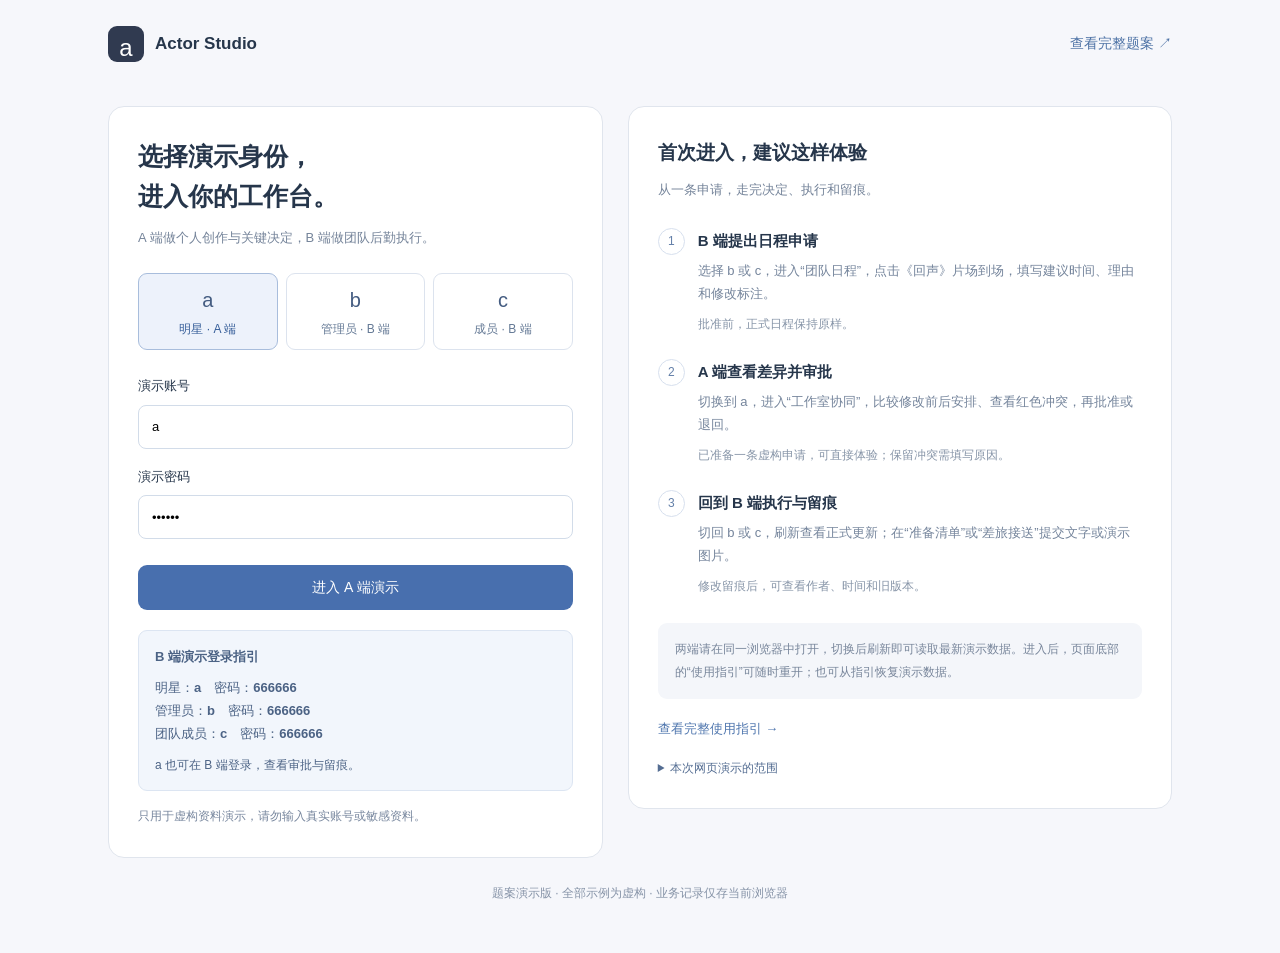
<file: web/index.html>
<!doctype html><html lang="zh-CN"><head><meta charset="UTF-8"><meta name="viewport" content="width=device-width,initial-scale=1"><meta name="theme-color" content="#f6f7fb"><title>Actor Studio｜A/B 网页演示入口</title><link rel="stylesheet" href="web-demo.css?v=20261023-web3"><style>
*{box-sizing:border-box}body{margin:0;background:#f6f7fb;color:#26364b;font:14px/1.8 "Microsoft YaHei",微软雅黑,"PingFang SC",sans-serif}a{color:#4d72a5;text-decoration:none}button,input{font:inherit}.entry{max-width:1120px;margin:auto;padding:26px 28px 48px}.entry-top{display:flex;align-items:center;justify-content:space-between;margin-bottom:44px}.brand{display:flex;gap:11px;align-items:center;font-size:17px;font-weight:600}.brand b{display:grid;place-items:center;background:#303a50;color:#fff;font-size:24px;border-radius:9px;width:36px;height:36px;font-weight:500}.entry-grid{display:grid;grid-template-columns:1fr 1.1fr;gap:25px;align-items:start}.entry-card{background:#fff;border:1px solid #e0e5ed;border-radius:16px;padding:29px}.entry-card h1{font-size:25px;line-height:1.6;margin:0 0 10px}.entry-card h2{font-size:19px;margin:0 0 8px}.intro{color:#75849a;font-size:13px;margin:0 0 24px}.roles{display:grid;grid-template-columns:repeat(3,1fr);gap:8px;margin:20px 0 24px}.roles button{background:#fff;border:1px solid #dce3ee;border-radius:9px;padding:11px 6px;color:#647995;cursor:pointer;line-height:1.5;font-size:12px}.roles button b{display:block;font-size:20px;font-weight:500;color:#445c81;margin-bottom:5px}.roles button[aria-pressed=true]{background:#edf2fb;border-color:#a8bddc;color:#365e99}.field{display:block;margin:16px 0;font-size:13px}.field span{display:block;margin-bottom:7px}.field input{width:100%;height:44px;border-radius:8px;border:1px solid #d2dce9;padding:9px 13px;background:#fff;outline:0}.field input:focus{border-color:#7293c6;box-shadow:0 0 0 3px #eaf0fb}.entry-login{width:100%;height:45px;border:0;background:#486fae;border-radius:9px;color:#fff;margin-top:10px;cursor:pointer}.entry-login:disabled{opacity:.65}.demo-credentials{margin-top:20px;padding:14px 16px;border:1px solid #dce5f2;background:#f2f6fc;border-radius:9px;color:#4c6385;font-size:13px}.demo-credentials p{margin:7px 0}.demo-credentials small{font-size:12px}.hint{color:#79889f;font-size:12px;margin:15px 0 0}.login-error{font-size:13px;color:#af5e59;padding:10px 0;min-height:20px}.usage{list-style:none;padding:0;counter-reset:steps;margin:25px 0}.usage li{counter-increment:steps;position:relative;padding:0 0 22px 40px;margin:0}.usage li:last-child{padding-bottom:0}.usage li:before{content:counter(steps);position:absolute;left:0;top:1px;border:1px solid #d7e0ee;border-radius:50%;width:25px;height:25px;text-align:center;font-size:12px;line-height:24px;color:#6480a9}.usage strong{font-size:15px;font-weight:600}.usage p{color:#75859c;font-size:13px;margin:5px 0}.usage small{font-size:12px;color:#8795a8}.demo-note{font-size:12px;background:#f4f6fa;padding:15px 17px;border-radius:9px;color:#78869b;line-height:1.9}.guide-button{border:0;background:transparent;color:#4f76ae;padding:0;cursor:pointer;font:inherit;font-size:13px;margin-top:18px}.entry-foot{font-size:12px;color:#8794a8;margin-top:25px;text-align:center}.entry-range{margin-top:17px;color:#7a89a0;font-size:12px}.entry-range summary{cursor:pointer;color:#546d92}.entry-range p{margin-bottom:0}@media(max-width:760px){.entry{padding:22px 18px 40px}.entry-grid{grid-template-columns:1fr;gap:18px}.entry-top{margin-bottom:25px}.entry-card{padding:23px}.entry-card h1{font-size:23px}.entry-top>a{font-size:12px}.usage li{padding-bottom:20px}.roles button{min-height:78px}}
</style><link rel="stylesheet" href="page-guides.css?v=20261023-web3"><script src="page-guides.js?v=20261023-web3"></script></head><body><main class="entry"><header class="entry-top"><div class="brand"><b>a</b><span>Actor Studio</span></div><a href="https://kelen1421.github.io/actor-studio-proposal/" target="_blank" rel="noopener">查看完整题案 ↗</a></header><div class="entry-grid"><section class="entry-card"><h1>选择演示身份，<br>进入你的工作台。</h1><p class="intro">A 端做个人创作与关键决定，B 端做团队后勤执行。</p><div class="roles" aria-label="选择演示账号"><button type="button" data-account="a" aria-pressed="true"><b>a</b>明星 · A 端</button><button type="button" data-account="b" aria-pressed="false"><b>b</b>管理员 · B 端</button><button type="button" data-account="c" aria-pressed="false"><b>c</b>成员 · B 端</button></div><form id="entry-login"><label class="field"><span>演示账号</span><input name="username" value="a" autocomplete="username" required maxlength="80"></label><label class="field"><span>演示密码</span><input type="password" name="password" value="666666" autocomplete="current-password" required maxlength="256"></label><div id="login-error" class="login-error" role="alert" hidden></div><button class="entry-login" type="submit">进入 A 端演示</button></form><div class="demo-credentials" aria-label="B 端登录指引"><strong>B 端演示登录指引</strong><p>明星：<b>a</b>　密码：<b>666666</b><br>管理员：<b>b</b>　密码：<b>666666</b><br>团队成员：<b>c</b>　密码：<b>666666</b></p><small>a 也可在 B 端登录，查看审批与留痕。</small></div><p class="hint">只用于虚构资料演示，请勿输入真实账号或敏感资料。</p></section><section class="entry-card"><h2>首次进入，建议这样体验</h2><p class="intro">从一条申请，走完决定、执行和留痕。</p><ol class="usage"><li><strong>B 端提出日程申请</strong><p>选择 b 或 c，进入“团队日程”，点击《回声》片场到场，填写建议时间、理由和修改标注。</p><small>批准前，正式日程保持原样。</small></li><li><strong>A 端查看差异并审批</strong><p>切换到 a，进入“工作室协同”，比较修改前后安排、查看红色冲突，再批准或退回。</p><small>已准备一条虚构申请，可直接体验；保留冲突需填写原因。</small></li><li><strong>回到 B 端执行与留痕</strong><p>切回 b 或 c，刷新查看正式更新；在“准备清单”或“差旅接送”提交文字或演示图片。</p><small>修改留痕后，可查看作者、时间和旧版本。</small></li></ol><div class="demo-note">两端请在同一浏览器中打开，切换后刷新即可读取最新演示数据。进入后，页面底部的“使用指引”可随时重开；也可从指引恢复演示数据。</div><button class="guide-button" id="entry-guide" type="button">查看完整使用指引 →</button><details class="entry-range"><summary>本次网页演示的范围</summary><p>支持演示身份、项目与任务、审批、图文留痕及浏览器内保存。正式身份验证、异地多人同步、端到端加密和 AI 智能体仍属后续接入规划。使用 Chrome、Edge 或 Safari 的普通浏览窗口；隐私模式或清理网站数据可能清除演示记录。</p></details></section></div><footer class="entry-foot">题案演示版 · 全部示例为虚构 · 业务记录仅存当前浏览器</footer></main><script src="web-demo.js?v=20261023-web3"></script><script>
const form=document.querySelector('#entry-login'),username=form.elements.username,submit=form.querySelector('button');function choose(value){username.value=value;document.querySelectorAll('[data-account]').forEach(b=>b.setAttribute('aria-pressed',String(b.dataset.account===value)));submit.textContent=value==='a'?'进入 A 端演示':'进入 B 端演示'}document.querySelectorAll('[data-account]').forEach(b=>b.onclick=()=>choose(b.dataset.account));username.oninput=()=>{submit.textContent=username.value.trim()==='a'?'进入 A 端演示':'进入 B 端演示'};const requested=new URLSearchParams(location.search).get('account');if(['a','b','c'].includes(requested))choose(requested);document.querySelector('#entry-guide').onclick=()=>Demo.guide();form.onsubmit=async ev=>{ev.preventDefault();const error=document.querySelector('#login-error');error.hidden=true;submit.disabled=true;submit.textContent='正在进入…';try{const dest=await Demo.login(username.value.trim(),form.elements.password.value);location.href=Demo.path(dest==='a'?'/a/workspace.html#home':'/b/index.html#overview')}catch(x){error.hidden=false;error.textContent=x.message;submit.disabled=false;submit.textContent=username.value.trim()==='a'?'进入 A 端演示':'进入 B 端演示'}};
</script></body></html>
</file>
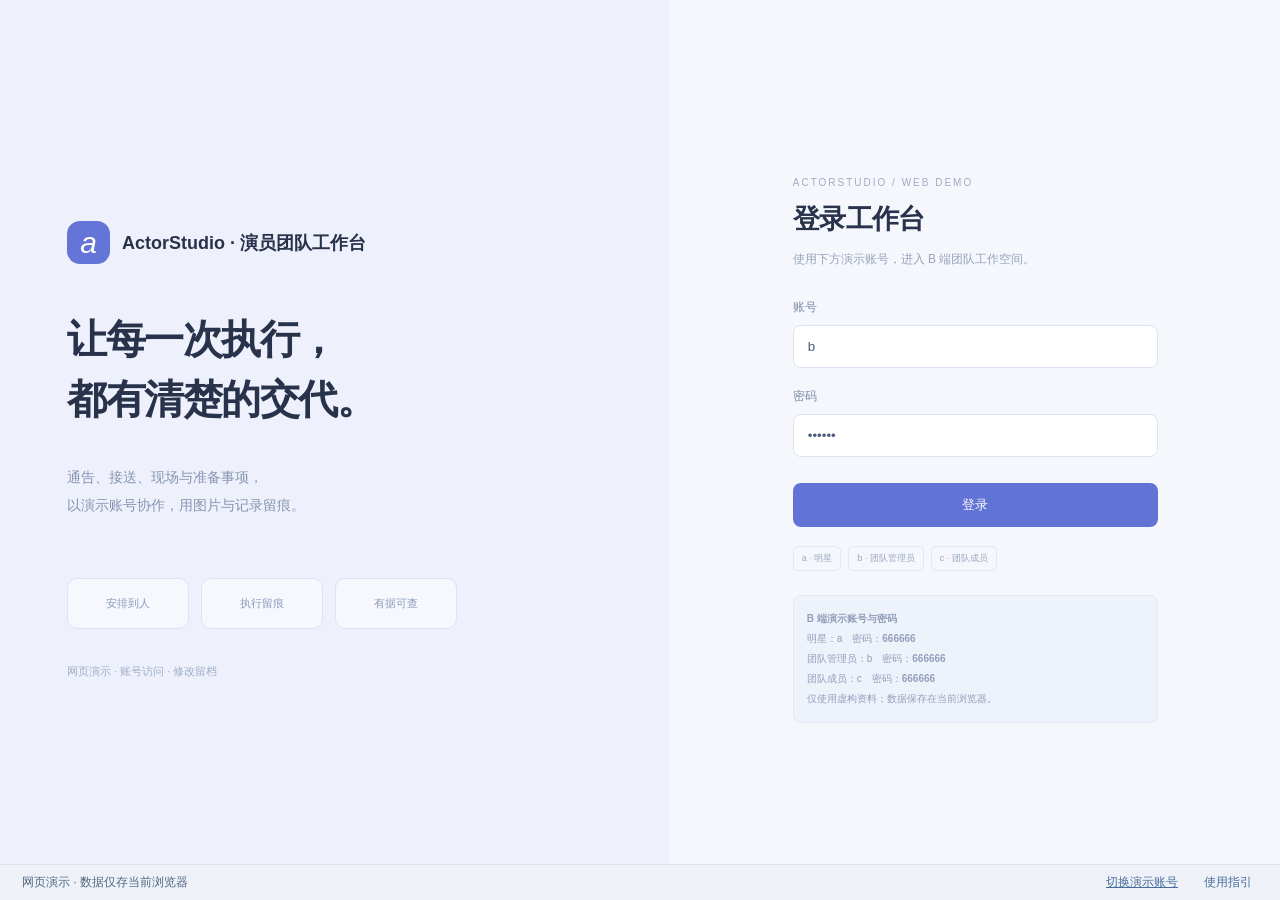
<file: web/b/index.html>
<!doctype html>
<html lang="zh-CN">
<head>
  <meta charset="utf-8">
  <meta name="viewport" content="width=device-width, initial-scale=1">
  <meta name="theme-color" content="#f6f7fb">
  <meta name="description" content="团队后勤执行工作台：通告、差旅接送、现场联络、准备清单、费用与物品交接。">
  <title>ActorStudio · 团队后勤工作台</title>
  <link rel="stylesheet" href="styles.css?v=20261023-web3">
<link rel="stylesheet" href="account.css?v=20261023-web3"><link rel="stylesheet" href="font.css?v=20261023-web3"><link rel="stylesheet" href="../web-demo.css?v=20261023-web3"><script src="../web-demo.js?v=20261023-web3"></script><link rel="stylesheet" href="../page-guides.css?v=20261023-web3"><script src="../page-guides.js?v=20261023-web3"></script></head>
<body>
  <div id="app"></div>
  <div id="overlay"></div>
  <div id="toast" role="status" aria-live="polite"></div>
  <script src="core.js?v=20261023-web3"></script>
  <script src="local-api.js?v=20261023-web3"></script><script src="app.js?v=20261023-web3"></script>
</body>
</html>
</file>
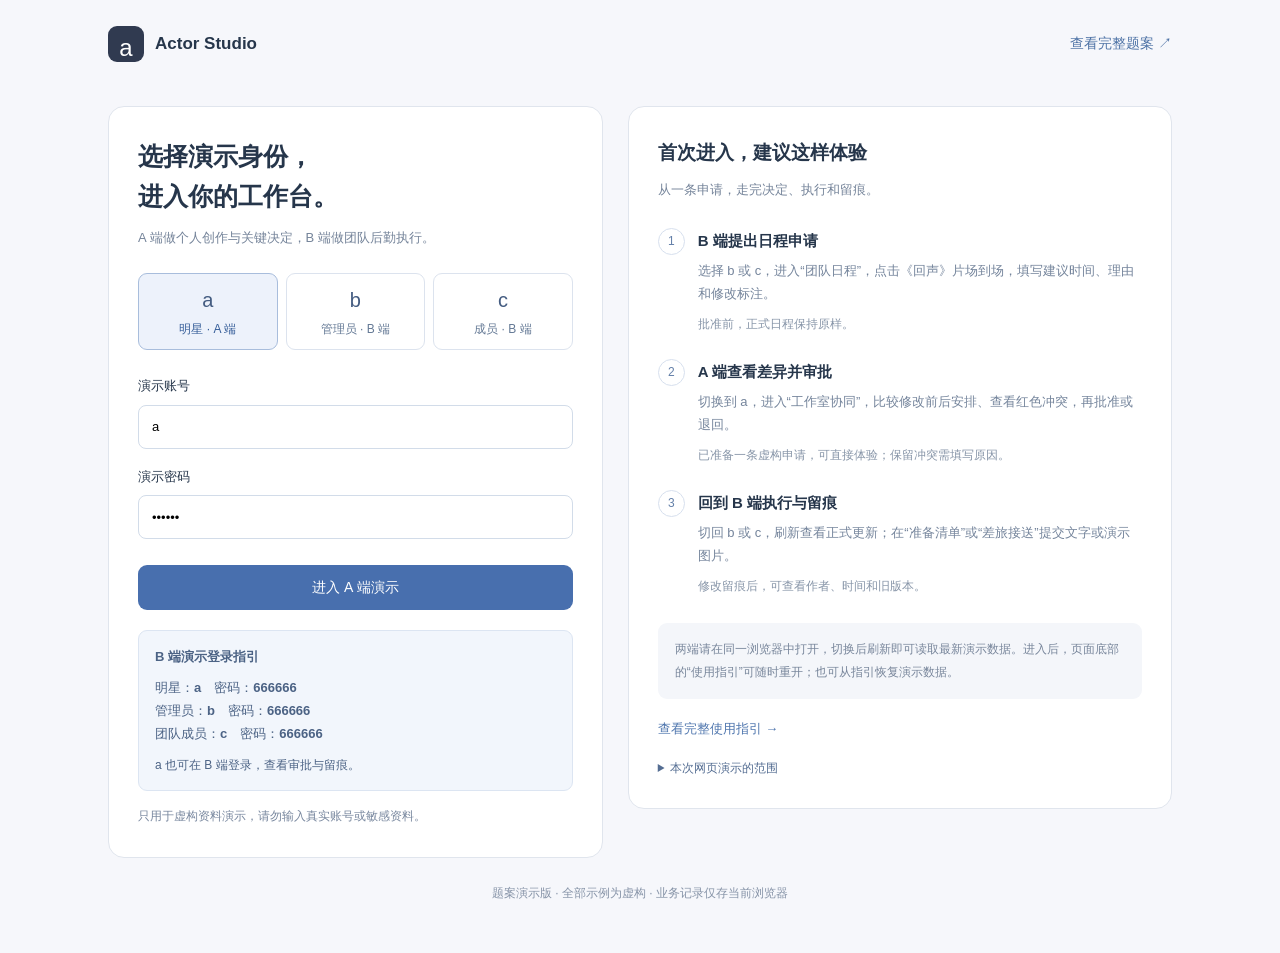
<file: web/a/workspace.html>
<!doctype html><html lang="zh-CN"><head><meta charset="UTF-8"><meta name="viewport" content="width=device-width, initial-scale=1.0"><meta name="theme-color" content="#f8f9fd"><title>Actor Studio｜演员工作台</title><meta name="description" content="演员工作台：可编辑首页、连续月程与周程、完整台词预演、妆容配色及粉丝沟通。"><link rel="stylesheet" href="workspace.css?v=20261023-web3"><link rel="stylesheet" href="runnable.css?v=20261023-web3"><link rel="stylesheet" href="team.css?v=20261023-web3"><link rel="stylesheet" href="font.css?v=20261023-web3"><link rel="stylesheet" href="../web-demo.css?v=20261023-web3"><script src="../demo-script-parser.js?v=20261023-web3"></script><script src="../web-demo.js?v=20261023-web3"></script><link rel="stylesheet" href="../personal-tools.css?v=20261023-web3"><link rel="stylesheet" href="../page-guides.css?v=20261023-web3"><script src="../page-guides.js?v=20261023-web3"></script></head><body class="studio-app"><div class="studio-shell"><aside class="studio-sidebar"><a class="studio-brand" href="#home"><b>a</b><span>Actor<br>Studio</span></a><div class="studio-sidebar-label">艺人个人应用 · A 端</div><nav id="studio-menu" class="studio-menu" aria-label="工作台模块"></nav><div class="studio-user"><b>我</b><span>个人决策中心<br>私人资料仅本人可见</span></div></aside><main class="studio-main"><header class="studio-top"><span class="route-crumb" id="route-crumb">我的创作空间</span><div class="studio-top-right"><span class="prototype-label">概念界面 · 虚构示例</span><a href="../index.html">切换演示账号 ↗</a></div></header><section id="module-screen" aria-live="polite"></section></main></div><script src="calendar-engine.js?v=20261023-web3"></script><script src="app-store.js?v=20261023-web3"></script><script src="team-app.js?v=20261023-web3"></script><script src="../web-a-bridge.js?v=20261023-web3"></script><script src="calendar-app.js?v=20261023-web3"></script><script src="rehearsal-app.js?v=20261023-web3"></script><script src="home-app.js?v=20261023-web3"></script><script src="fans-bridge.js?v=20261023-web3"></script><script src="fans-app.js?v=20261023-web3"></script><script src="makeup-app.js?v=20261023-web3"></script><script src="script-app.js?v=20261023-web3"></script><script src="sidebar-app.js?v=20261023-web3"></script><script src="growth-app.js?v=20261023-web3"></script><script src="industry-app.js?v=20261023-web3"></script><script src="workspace.js?v=20261023-web3"></script></body></html>
</file>
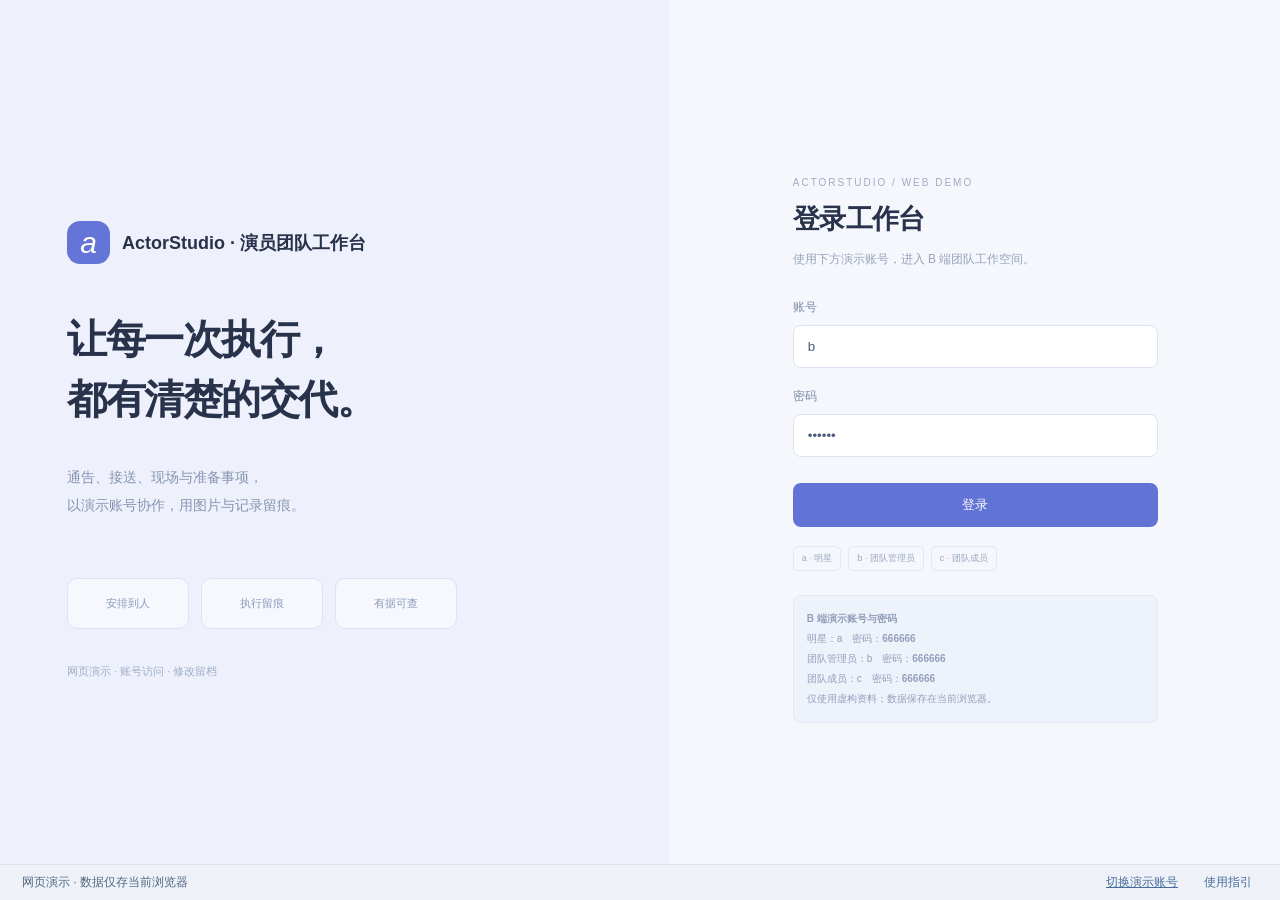
<file: web/b/auth.html>
<!doctype html><html lang="zh-CN"><head><meta charset="utf-8"><meta name="viewport" content="width=device-width,initial-scale=1"><title>账号登录 · 演员团队工作台</title><link rel="stylesheet" href="auth.css?v=20261023-web3"><link rel="stylesheet" href="font.css?v=20261023-web3"><link rel="stylesheet" href="../web-demo.css?v=20261023-web3"><script src="../web-demo.js?v=20261023-web3"></script><link rel="stylesheet" href="../page-guides.css?v=20261023-web3"><script src="../page-guides.js?v=20261023-web3"></script></head><body><div id="auth-root"></div><script src="auth.js?v=20261023-web3"></script></body></html>
</file>
<file: web/web-demo.css>
body{--demo-bar:36px}.web-demo-bar{position:fixed;z-index:950;bottom:0;left:0;right:0;min-height:36px;background:#eef2f8;border-top:1px solid #dce3ed;display:flex;align-items:center;justify-content:space-between;gap:12px;padding:6px 22px;color:#526780;font:12px/1.6 "Microsoft YaHei",微软雅黑,sans-serif}.web-demo-bar div{display:flex;align-items:center;gap:20px}.web-demo-bar a,.web-demo-bar button{color:#476d9d;font:inherit;cursor:pointer}.web-demo-bar button{border:0;background:transparent;padding:2px 6px}.studio-main,.content{padding-bottom:65px!important}#web-guide{width:min(680px,calc(100vw - 32px));max-height:calc(100dvh - 48px);box-sizing:border-box;border:1px solid #dce3ed;border-radius:16px;padding:26px;color:#26364d;background:#fff;font:14px/1.8 "Microsoft YaHei",微软雅黑,sans-serif;overflow:auto;box-shadow:0 20px 70px #18243b33}#web-guide::backdrop{background:#18243b55}.demo-guide-head{display:flex;align-items:center;justify-content:space-between;gap:20px}.demo-guide-head h2{font-size:21px;line-height:1.5;margin:0}.demo-guide-head button{border:0;background:transparent;font-size:25px;cursor:pointer;color:#75849b}#web-guide>p{color:#65768d;margin:14px 0 18px}#web-guide ol{padding-left:24px;margin:0}#web-guide li{padding-left:6px;margin-bottom:18px}#web-guide li p{font-size:13px;color:#687a91;margin:5px 0}#web-guide li a{font-size:13px;color:#426fa9;text-decoration:none}.demo-guide-note{font-size:12px;line-height:1.8;background:#f4f6fa;border-radius:8px;padding:13px 16px;color:#7b6570}.demo-guide-actions{display:flex;justify-content:space-between;gap:15px;margin-top:23px}.demo-guide-actions button{font:inherit;font-size:13px;padding:9px 17px;border-radius:8px;border:1px solid #dce2ec;background:#fff;color:#62748e;cursor:pointer}.demo-guide-actions .primary{background:#456caa;border-color:#456caa;color:#fff}@media(max-width:650px){.web-demo-bar{padding:7px 12px;font-size:11px}.web-demo-bar div{gap:10px}#web-guide{padding:20px}.studio-sidebar{max-width:100vw}#web-guide h2{font-size:19px}.demo-guide-actions button{font-size:12px}}
</file>
<file: web/page-guides.css>
.page-help{border:1px solid #dce5ef;border-radius:10px;background:#f0f4fa;margin:8px 0 22px;color:#516c90;font:13px/1.8 "Microsoft YaHei",微软雅黑,"PingFang SC",sans-serif;clear:both}.page-help>summary{list-style:none;padding:13px 17px;display:flex;justify-content:space-between;align-items:center;gap:16px;cursor:pointer}.page-help>summary::-webkit-details-marker{display:none}.page-help>summary>span:first-child{display:flex;align-items:baseline;gap:14px}.page-help summary b{font-size:13px;color:#45678f;white-space:nowrap;font-weight:600}.page-help summary span span{font-size:13px;color:#7186a3}.page-help-toggle{font-size:11px;color:#6c83a3;white-space:nowrap}.page-help .page-guide-purpose{display:none}.page-guide-steps{counter-reset:help;list-style:none;padding:0;margin:0;display:grid;gap:13px}.page-guide-steps li{counter-increment:help;position:relative;padding-left:29px;font-size:13px;line-height:1.9}.page-guide-steps li:before{content:counter(help);position:absolute;left:0;top:1px;width:20px;height:20px;border:1px solid #c5d4e8;border-radius:50%;line-height:19px;text-align:center;font-size:11px;color:#6886ae}.page-help>.page-guide-steps{grid-template-columns:repeat(3,minmax(0,1fr));margin:2px 17px 14px;gap:23px}.page-help .page-guide-limit{margin:0 17px 12px;font-size:12px;color:#7286a2}.page-help-more{border:0;background:none;color:#5074a6;font:inherit;font-size:12px;line-height:1.8;cursor:pointer;margin:0 17px 14px;padding:0}.page-help:not([open]) .page-guide-steps{display:none}.route-guide-dialog{width:min(670px,calc(100vw - 32px));max-height:calc(100dvh - 40px);box-sizing:border-box;border:1px solid #d8e1ed;border-radius:14px;padding:25px;background:#fff;color:#405976;font:14px/1.8 "Microsoft YaHei",微软雅黑,sans-serif;overflow:auto;box-shadow:0 20px 70px #18243b33}.route-guide-dialog header{display:flex;align-items:flex-start;justify-content:space-between;gap:20px}.route-guide-dialog header span{font-size:12px;color:#7f91a9}.route-guide-dialog h2{font-size:22px;line-height:1.5;margin:4px 0;color:#2d4668;font-weight:500}.route-guide-dialog header>button{border:0;background:transparent;color:#7a8da6;font-size:25px;cursor:pointer}.route-guide-dialog nav{display:flex;gap:6px;border-bottom:1px solid #e3e9f1;margin:15px 0 20px}.route-guide-dialog nav button{font:inherit;font-size:13px;line-height:1.8;border:0;border-bottom:2px solid transparent;color:#7185a1;background:none;padding:8px 13px;cursor:pointer}.route-guide-dialog nav button[aria-pressed=true]{border-bottom-color:#5d82b8;color:#456b9f}.page-guide-purpose{color:#526f96;font-size:15px;margin:0 0 20px}.route-guide-dialog .page-guide-steps{gap:20px;margin-bottom:22px}.page-guide-limit{font-size:12px;line-height:1.9;color:#778aa5}.route-guide-dialog>.page-guide-limit{background:#f2f5f9;border-radius:8px;padding:14px 16px;margin:16px 0}.page-guide-account{font-size:13px;color:#627d9e}.route-guide-dialog footer{display:flex;align-items:center;justify-content:space-between;gap:16px;margin-top:23px}.route-guide-dialog footer button{font:inherit;font-size:13px;line-height:1.8;border:1px solid #d8e1ed;border-radius:7px;color:#667e9e;background:white;padding:8px 15px;cursor:pointer}.route-guide-dialog footer .guide-primary{color:#fff;background:#5277b4;border-color:#5277b4}@media(max-width:900px){.page-help>.page-guide-steps{grid-template-columns:1fr;gap:12px}.page-help>summary>span:first-child{display:block}.page-help>summary>span:first-child>span{display:block;margin-top:3px}.page-help summary span span{font-size:12px}}@media(max-width:650px){.page-help>summary{padding:12px 14px}.page-help>.page-guide-steps{margin:2px 14px 14px}.page-help .page-guide-limit{margin-left:14px;margin-right:14px}.page-help-toggle{font-size:10px}.route-guide-dialog{padding:20px}.route-guide-dialog h2{font-size:20px}.page-guide-steps li{font-size:13px}.page-help>summary>span:first-child>span{max-width:240px}}
</file>
<file: web/b/styles.css>
@charset "UTF-8";
/* Team logistics pages. */
.execution-summary{display:grid;grid-template-columns:1fr 1.4fr 1fr;gap:15px;padding:23px 22px 24px}.execution-summary>div{border-left:2px solid #d6dcf2;padding-left:13px}.execution-summary small{font-size:10px;color:#929ab0;display:block}.execution-summary strong{font-size:23px;letter-spacing:-.5px;display:block;color:#555f7c;font-weight:550;margin:5px 0}.execution-summary span{font-size:10px;color:#939db3;display:block}.logistics-check{display:flex;align-items:center;gap:11px;padding:14px 0;border-bottom:1px solid #edf0f5;cursor:pointer}.logistics-check:last-child{border-bottom:0}.logistics-check input{accent-color:#6778d8;width:14px;height:14px;flex:none}.logistics-check strong{font-size:11px;font-weight:500;display:block;color:#77839f}.logistics-check small{font-size:9px;color:#a3adc0;display:block;margin-top:4px}.logistics-check.done strong{text-decoration:line-through;color:#a5aebf}.prep-edit-row{display:flex;align-items:center;gap:10px;border-bottom:1px solid #edf0f5}.prep-edit-row:last-child{border:0}.prep-edit-row>.logistics-check{flex:1;border:0}.prep-edit{color:#a8b2c9}.logistics-quick{grid-template-columns:repeat(5,1fr)}.contact-mini{padding:12px 0;border-bottom:1px solid #edf0f6}.contact-mini:first-child{padding-top:0}.contact-mini:last-of-type{border:0}.contact-mini h3{font-size:10px}.contact-mini p{font-size:9px;color:#a0abc2;margin-top:7px}.call-timeline{padding:10px 23px 27px}.call-step{display:flex;align-items:stretch;gap:15px;position:relative;padding:15px 0}.call-time{width:54px;font-size:11px;color:#8b98b8;padding-top:2px;flex:none}.call-dot{height:10px;width:10px;background:#d8dfef;border:2px solid #fff;outline:1px solid #e1e7f4;border-radius:50%;flex:none;margin-top:5px;z-index:1}.call-dot.formal{background:#7c8ed8;outline-color:#c4cfee}.call-step:not(:last-child):after{content:"";position:absolute;left:73px;top:28px;bottom:-17px;width:1px;background:#e5eaf4}.call-step h3{font-size:12px;color:#717e9b}.call-step p{font-size:10px;color:#98a4bc;line-height:1.9;margin:8px 0 11px}.trip-card{padding:21px;display:flex;flex-direction:column;gap:19px}.trip-card h3{font-size:14px;margin:6px 0 0;line-height:1.7}.trip-symbol{background:#edf1fa;color:#8a9cc8;display:grid;place-items:center;border-radius:9px;width:36px;height:36px}.trip-route{display:flex;align-items:center;gap:12px;background:#f8f9fd;padding:15px 13px;border-radius:7px}.trip-route>div{flex:1;min-width:0}.trip-route small{display:block;font-size:8px;color:#a7b0c5}.trip-route strong{display:block;font-size:20px;color:#8291b4;margin:4px 0;font-weight:500}.trip-route span{font-size:9px;color:#9ca7bf;display:block}.trip-route>.icon{color:#bec7de;width:16px}.trip-card .detail-kv{margin:0;font-size:10px;grid-template-columns:83px 1fr}.preview-cta summary{cursor:pointer;color:#9ba6bd;font-size:10px}.panel+.notice{margin-top:18px}.request-row .badge{flex:none}.sidebar .nav-label{padding-top:6px}.sidebar .nav a{padding-top:9px;padding-bottom:9px}.sidebar .privacy-note{margin-top:10px}.prototype-description{color:#a3adc4;font-size:10px;line-height:1.9}
@media(max-width:1100px){.logistics-quick{grid-template-columns:repeat(3,1fr)}.execution-summary{gap:12px;padding:20px}.execution-summary strong{font-size:20px}}
@media(max-width:700px){.execution-summary{grid-template-columns:1fr 1fr;padding:18px;gap:20px}.execution-summary>div:last-child{grid-column:1/-1}.execution-summary strong{font-size:21px}.logistics-quick{grid-template-columns:repeat(3,1fr)}.logistics-check strong{font-size:10px}.logistics-check .badge{font-size:8px;padding:3px 5px}.call-timeline{padding:8px 16px 20px}.call-step{gap:10px}.call-time{width:44px;font-size:10px}.call-step:not(:last-child):after{left:58px}.call-step .row{flex-wrap:wrap}.call-step h3{font-size:11px}.trip-card{padding:18px}.logistics-check{padding:13px 0}.call-step p{font-size:10px}.prep-edit{padding:5px}.contact-mini .row{flex-wrap:wrap}}
[hidden]{display:none!important}
:root{--bg:#f6f7fb;--white:#fff;--ink:#24283a;--muted:#868b9e;--line:#e9ebf2;--blue:#5969da;--blue-bg:#eef0ff;--red:#d65362;--red-bg:#fff0f2;--green:#40897a;--green-bg:#edf7f3;--amber:#a47737;--amber-bg:#fff7e9;--shadow:0 5px 24px #27326106;--font:-apple-system,BlinkMacSystemFont,"PingFang SC","Microsoft YaHei",sans-serif}
*{box-sizing:border-box}body{margin:0;font:13px/1.6 var(--font);color:var(--ink);background:var(--bg);-webkit-font-smoothing:antialiased}button,input,select,textarea{font:inherit;color:inherit}button,a{touch-action:manipulation}button{cursor:pointer}button:disabled{opacity:.45;cursor:not-allowed}a{text-decoration:none;color:inherit}button:focus-visible,a:focus-visible,input:focus-visible,textarea:focus-visible,select:focus-visible{outline:3px solid #8996f3;outline-offset:3px}button{border:0;background:none}h1,h2,h3,p{margin:0}h1{font-size:27px;font-weight:650;letter-spacing:-.8px}h2{font-size:15px;font-weight:600}h3{font-size:13px;font-weight:600}small{font-size:11px}.muted{color:var(--muted)}.eyebrow{font-size:10px;letter-spacing:2px;color:var(--muted);margin-bottom:6px}.row{display:flex;align-items:center;gap:10px}.between{justify-content:space-between}.wrap{flex-wrap:wrap}.grow{flex:1;min-width:0}.stack{display:flex;flex-direction:column;gap:18px}.gap8{gap:8px}.mt{margin-top:20px}.mb{margin-bottom:18px}.icon{width:18px;height:18px;display:inline-block;flex:none;vertical-align:middle;fill:none;stroke:currentColor;stroke-width:1.6;stroke-linecap:round;stroke-linejoin:round}.tiny{width:14px;height:14px}.shell{display:grid;grid-template-columns:218px minmax(0,1fr);min-height:100vh}.sidebar{background:#fff;border-right:1px solid var(--line);position:sticky;top:0;height:100vh;padding:29px 16px 18px;display:flex;flex-direction:column;z-index:25}.brand{display:flex;align-items:center;gap:10px;padding:0 13px 24px}.brand-mark{width:34px;height:34px;border-radius:11px;display:grid;place-items:center;background:var(--blue);color:white;font:italic 25px Georgia,serif;box-shadow:0 4px 12px #5969da26}.brand-name{font-size:16px;font-weight:700;letter-spacing:-.5px}.brand-name small{font-size:9px;letter-spacing:1.2px;color:var(--muted);display:block;font-weight:400}.workspace{margin:0 5px 25px;border:1px solid var(--line);padding:11px 10px;border-radius:9px;font-size:11px}.workspace .square{height:27px;width:27px;background:#f3efe9;color:#98836d;border-radius:7px;display:grid;place-items:center;font-family:Georgia,serif}.workspace small{display:block;font-size:9px;color:var(--muted)}.nav-label{font-size:9px;color:#a3a7b6;letter-spacing:1px;padding:8px 14px}.nav{display:flex;flex-direction:column;gap:5px}.nav a{display:flex;gap:11px;align-items:center;padding:10px 14px;border-radius:7px;color:#74798d;font-size:12px}.nav a:hover{background:#f6f7fc}.nav a.active{color:var(--blue);background:var(--blue-bg);font-weight:600}.nav-count{margin-left:auto;border-radius:5px;background:#fff;color:var(--blue);padding:0 6px;font-size:10px}.sidebar-foot{margin-top:auto;padding-top:20px}.privacy-note{border:1px solid var(--line);border-radius:9px;padding:12px;font-size:10px;color:var(--muted);line-height:1.8;margin:16px 6px}.privacy-note strong{font-size:10px;color:#6e7591;display:block;margin-bottom:4px}.avatar{width:31px;height:31px;background:#e9e8f7;border-radius:50%;display:grid;place-items:center;color:#8178a8;font-size:11px;flex:none}.avatar.green{background:#e7f2eb;color:#658e78}.avatar.peach{background:#f7ede7;color:#b08c75}.user{padding:9px 12px;border-top:1px solid var(--line);padding-top:18px}.user strong{display:block;font-size:11px}.user small{font-size:9px;color:var(--muted)}.topbar{height:71px;padding:0 34px;background:#ffffffd9;border-bottom:1px solid var(--line);display:flex;align-items:center;justify-content:space-between;gap:20px}.breadcrumb{font-size:11px;color:var(--muted)}.breadcrumb b{font-weight:500;color:#656b80;margin-left:10px}.search{display:flex;gap:8px;color:#a3a7b6;align-items:center;border:1px solid var(--line);padding:7px 10px;border-radius:7px;font-size:10px}.search input{border:0;outline:0;width:140px;background:none;font-size:11px}.search kbd{font-size:9px;font-family:inherit;border:1px solid var(--line);padding:0 4px;border-radius:3px}.icon-button{border:1px solid var(--line);background:#fff;border-radius:7px;display:grid;place-items:center;width:32px;height:32px;color:#7e8499}.prototype{padding:5px 9px;border:1px solid #e4e6f8;color:#9095b2;border-radius:5px;font-size:9px;white-space:nowrap}.content{max-width:1600px;margin:auto;padding:29px 34px 46px}.page-head{display:flex;justify-content:space-between;align-items:center;gap:20px;margin-bottom:23px}.page-head p{font-size:11px;color:var(--muted);margin-top:6px}.head-date{font-size:11px;color:var(--muted)}.head-date strong{color:#5f6682;font-weight:500}.btn{display:inline-flex;align-items:center;justify-content:center;gap:7px;padding:8px 13px;border:1px solid var(--line);background:#fff;border-radius:6px;font-size:11px;min-height:34px;white-space:nowrap}.btn:hover{border-color:#bdc4e7;background:#fafaff}.btn.primary{background:var(--blue);color:#fff;border-color:var(--blue);box-shadow:0 3px 7px #5969da18}.btn.primary:hover{background:#4c5ac2}.btn.ghost{background:transparent}.btn.danger{color:var(--red);border-color:#f2d4da}.btn.small{min-height:28px;padding:4px 9px;font-size:10px}.text-btn{color:var(--blue);font-size:11px;padding:3px 0;display:inline-flex;align-items:center;gap:5px}.panel{border:1px solid var(--line);background:#fff;border-radius:10px;box-shadow:var(--shadow);min-width:0;overflow:hidden}.panel-head{padding:19px 21px;display:flex;align-items:center;justify-content:space-between;gap:12px;border-bottom:1px solid var(--line)}.panel-body{padding:20px 21px}.panel-sub{font-size:10px;color:var(--muted);margin-top:4px}.metrics{display:grid;grid-template-columns:repeat(4,minmax(0,1fr));gap:17px;margin-bottom:24px}.metric{padding:18px 20px;position:relative}.metric-label{font-size:11px;color:#7c8298;display:flex;align-items:center;justify-content:space-between}.metric-label .metric-icon{display:grid;place-items:center;width:29px;height:29px;border-radius:8px;background:var(--blue-bg);color:#8490db}.metric:nth-child(2) .metric-icon{color:#b49a72;background:#fbf5ec}.metric:nth-child(3) .metric-icon{background:#f0ebfa;color:#ac90c9}.metric:nth-child(4) .metric-icon{background:var(--green-bg);color:#84aa9e}.metric-value{font-size:31px;font-weight:600;margin:3px 0 3px;letter-spacing:-1px;line-height:1.3}.metric-value small{font-size:10px;color:#a1a5b7;margin-left:8px;font-weight:400;letter-spacing:0}.metric-foot{font-size:9px;color:#9b9fb0}.metric-foot span{color:var(--green)}.grid-main{display:grid;grid-template-columns:minmax(0,1fr) 310px;gap:20px}.grid-two{display:grid;grid-template-columns:1fr 1fr;gap:20px}.grid-three{display:grid;grid-template-columns:repeat(3,minmax(0,1fr));gap:18px}.notice{padding:11px 15px;border:1px solid #e5e8fa;border-radius:7px;background:#f2f4fe;color:#7f89ae;font-size:10px;display:flex;gap:9px;align-items:center;margin-bottom:22px}.notice strong{font-weight:500;color:#6976a6}.notice.warning{background:var(--amber-bg);border-color:#f1e3c9;color:var(--amber)}.badge{display:inline-flex;align-items:center;gap:4px;font-size:9px;border-radius:4px;padding:3px 7px;white-space:nowrap;font-weight:400;background:#f2f3f8;color:#8990a4}.badge.blue{background:var(--blue-bg);color:var(--blue)}.badge.green{background:var(--green-bg);color:var(--green)}.badge.red{background:var(--red-bg);color:var(--red)}.badge.amber{background:var(--amber-bg);color:var(--amber)}.badge.outline{background:#fff;border:1px dashed #c6ccef;color:#8994c6}.dot{width:5px;height:5px;border-radius:50%;background:currentColor;display:inline-block}.tabs{display:flex;gap:22px;border-bottom:1px solid var(--line);padding:0 21px}.tabs button{padding:13px 0;font-size:11px;color:var(--muted);position:relative;white-space:nowrap}.tabs button.active{color:var(--blue);font-weight:500}.tabs button.active:after{position:absolute;bottom:-1px;left:0;right:0;height:2px;background:var(--blue);content:""}.project-row{display:grid;grid-template-columns:minmax(0,1.8fr) 80px 125px 75px 25px;align-items:center;gap:15px;padding:18px 21px;border-bottom:1px solid #f0f1f6}.project-row:last-child{border:0}.project-row .name{font-size:12px;font-weight:500;margin-bottom:5px}.project-symbol{width:33px;height:36px;border-radius:7px;display:grid;place-items:center;flex:none;background:#eeeaf8;color:#a293bd}.project-symbol.sage{background:#eaf3ef;color:#84a793}.project-symbol.sand{background:#f7f0e8;color:#bea684}.project-symbol.blue{background:#eaf0fb;color:#8fa6ce}.project-meta{font-size:9px;color:#a1a6b6}.progress{height:4px;border-radius:9px;background:#eef0f7;overflow:hidden;margin:6px 0}.progress i{display:block;background:#8896dc;height:100%;border-radius:9px}.progress-label{font-size:9px;color:#9ea5bc}.members{display:flex;align-items:center}.members span{border:2px solid white;margin-left:-5px;width:24px;height:24px;font-size:8px}.members span:first-child{margin:0}.mini-agenda{padding:4px 19px 15px}.agenda-row{display:flex;gap:14px;padding:15px 0;border-bottom:1px solid #f0f1f6}.agenda-row:last-child{border:0}.agenda-time{width:36px;flex:none;font-size:10px;color:#8c93aa;line-height:1.5}.agenda-line{border-left:2px solid #9eabd8;padding:0 0 0 12px;flex:1}.agenda-line.green{border-color:#9cbaaa}.agenda-line.amber{border-color:#d7bb94}.agenda-line h3{font-size:11px;font-weight:500}.agenda-line p{font-size:9px;color:#9b9fb1;margin-top:5px}.review-teaser{padding:15px 19px;border-bottom:1px solid #f0f1f6}.review-teaser:last-child{border:0}.review-teaser h3{font-size:11px;margin:6px 0}.review-teaser p{font-size:9px;color:var(--muted)}.review-teaser .mini-diff{display:flex;gap:10px;font-size:10px;margin:11px 0;align-items:center;color:#8a90a7}.mini-diff del{color:#a8aeba}.mini-diff strong{font-weight:500;color:var(--blue)}.section-label{font-size:12px;font-weight:600;margin:25px 0 13px}.quick-modules{display:grid;grid-template-columns:repeat(5,1fr);gap:10px}.quick-module{border:1px solid var(--line);border-radius:8px;background:white;padding:15px 13px;text-align:left}.quick-module>span{display:block;color:#8b98c2;margin-bottom:9px}.quick-module b{font-size:10px;font-weight:500;display:block}.quick-module small{font-size:8px;color:#a7acbb}.activity{padding:15px 21px;font-size:10px;color:#979daf;display:flex;gap:11px;align-items:start;border-top:1px solid #f0f1f6}.activity strong{color:#747c93;font-weight:500}.activity time{margin-left:auto;font-size:9px;white-space:nowrap}.activity-mark{height:7px;width:7px;border-radius:50%;background:#c3cae9;margin-top:5px;flex:none}.toolbar{display:flex;align-items:center;justify-content:space-between;gap:16px;margin-bottom:18px}.segmented{display:flex;gap:3px;padding:3px;background:#ecedf4;border-radius:6px;width:max-content}.segmented button{padding:5px 12px;color:#969cb0;font-size:10px;border-radius:4px}.segmented button.active{background:white;color:#646d91;box-shadow:0 1px 4px #272f570a}.filters{display:flex;gap:8px;align-items:center;flex-wrap:wrap}.filters select{background:#fff;border:1px solid var(--line);border-radius:6px;font-size:10px;padding:7px 12px}.project-card{padding:21px;display:flex;flex-direction:column;gap:16px}.project-card h3{font-size:15px;font-weight:600;margin-bottom:5px}.project-card p{font-size:10px;color:var(--muted)}.project-card-footer{border-top:1px solid var(--line);padding-top:15px;font-size:10px;color:var(--muted);display:flex;justify-content:space-between;align-items:center}.stat-pair{display:flex;gap:30px}.stat-pair small{font-size:9px;color:var(--muted);display:block}.stat-pair strong{font-size:12px;font-weight:500}.month-wrap{padding:18px 20px}.month-heading{display:flex;align-items:baseline;gap:12px;margin:3px 0 14px}.month-heading strong{font-size:18px;letter-spacing:-.4px}.month-heading span{font-size:10px;color:#a3a9bb}.weekdays{display:grid;grid-template-columns:repeat(7,1fr);text-align:center;font-size:9px;color:#a4aabb;margin-bottom:9px}.week{display:grid;grid-template-columns:repeat(7,minmax(0,1fr));grid-template-rows:27px repeat(5,24px);min-height:150px;border-bottom:1px solid var(--line);position:relative}.week:last-child{border-bottom:0}.day{grid-row:1/-1;border-right:1px solid #eff0f6;min-width:0;padding:6px 9px;font-size:10px;color:#9da4b8}.day:last-of-type{border-right:0}.day .today{width:22px;height:22px;border-radius:50%;background:var(--blue);color:white;display:grid;place-items:center;margin-top:-3px;margin-left:-3px}.day.other{color:#d3d7e2}.cal-bar{margin:2px 3px;z-index:2;border-radius:4px;background:#edf0fc;color:#8694be;padding:2px 8px;text-align:left;font-size:9px;white-space:nowrap;overflow:hidden;text-overflow:ellipsis;line-height:18px}.cal-bar.sage{background:#edf5f0;color:#7b9a89}.cal-bar.sand{background:#faf2e7;color:#b0956b}.cal-bar.violet{background:#f0ecf8;color:#a08bbf}.cal-bar.pending{background:#fbfaff;border:1px dashed #c6c6e4;color:#a29cb9;line-height:16px}.cal-bar:hover{filter:brightness(.97)}.legend{display:flex;gap:16px;flex-wrap:wrap;font-size:9px;color:#969db1}.legend i{width:8px;height:8px;border-radius:2px;background:#e7ebf9;display:inline-block;margin-right:5px}.legend i.sage{background:#e0ede5}.legend i.sand{background:#f4e7d4}.legend i.pending{border:1px dashed #b8bad8;background:#fff}.calendar-layout{display:grid;grid-template-columns:minmax(0,1fr) 290px;gap:20px}.calendar-aside{align-self:start;position:sticky;top:20px}.detail-kv{display:grid;grid-template-columns:65px 1fr;gap:10px;font-size:11px;margin:12px 0}.detail-kv dt{color:#a0a5b8}.detail-kv dd{margin:0;color:#747b93}.info-list{padding:0;list-style:none}.info-list li{border-bottom:1px solid var(--line);padding:11px 0;color:#8e95a9;font-size:10px}.info-list li:last-child{border:0}.empty{padding:36px;text-align:center;color:#a2a9ba;font-size:11px}.empty .icon{width:30px;height:30px;margin-bottom:10px;color:#bec5db}.request-row{padding:18px 21px;border-bottom:1px solid var(--line);display:flex;gap:13px;align-items:start}.request-row:last-child{border:0}.request-row h3{font-size:12px;margin-bottom:5px}.request-row p{font-size:10px;color:var(--muted)}.request-type{width:33px;height:33px;display:grid;place-items:center;background:var(--blue-bg);border-radius:8px;color:#9ba5d3;flex:none}.danger-box{background:var(--red-bg);border:1px solid #f7d8de;border-radius:7px;padding:12px;color:var(--red);font-size:10px;line-height:1.8;display:flex;gap:8px;align-items:start}.danger-box strong{font-weight:500;display:block}.comparison{display:grid;grid-template-columns:1fr 1fr;gap:14px;margin:17px 0}.compare-card{padding:16px;border:1px solid var(--line);border-radius:8px;background:#fbfcfe}.compare-card.after{background:#f5f6ff;border-color:#dce0fa}.compare-card small{font-size:9px;color:#9ba2b7;display:block;margin-bottom:8px}.compare-card strong{font-size:20px;letter-spacing:-.5px;display:block}.compare-card p{font-size:11px;color:#8f98b4;margin-top:4px}.compare-timeline{position:relative;display:grid;grid-template-columns:repeat(10,1fr);grid-template-rows:21px 25px 25px;background:repeating-linear-gradient(90deg,transparent 0,transparent calc(10% - 1px),#eceef6 calc(10% - 1px),#eceef6 10%);padding-bottom:5px;margin:15px 0}.compare-timeline small{font-size:8px;color:#a7adbf}.compare-range{grid-row:2;background:#e7eaf3;border-radius:4px;color:#969fb6;font-size:9px;padding:3px 8px;grid-column:3/span 3}.compare-range.new{grid-row:3;background:#e4e8ff;color:#7f8cce;grid-column:5/span 3}.diff-table{width:100%;border-collapse:collapse;font-size:11px}.diff-table th{text-align:left;color:#a3a9bb;font-size:9px;font-weight:400;padding:9px 10px;background:#f8f9fc}.diff-table td{border-bottom:1px solid var(--line);padding:11px 10px;color:#858da5}.diff-table td:last-child{color:#6d7ac1}.comment{padding:12px 0;border-bottom:1px solid var(--line)}.comment p{font-size:11px;margin-top:7px;color:#858da4}.comment small{font-size:9px;color:#a0a7ba}.field{display:block;margin-bottom:14px;font-size:10px;color:#8c93a8}.field>span{display:block;margin-bottom:6px}.field input,.field select,.field textarea{width:100%;border:1px solid #e0e4f0;background:white;border-radius:6px;padding:9px 10px;font-size:11px;min-height:35px;outline-offset:2px}.field textarea{resize:vertical;min-height:72px;line-height:1.8}.field small{font-size:9px;display:block;color:#b1b6c5;margin-top:5px}.form-grid{display:grid;grid-template-columns:1fr 1fr;gap:0 15px}.form-grid .full{grid-column:1/-1}.form-error{font-size:11px;color:var(--red);margin-bottom:15px;min-height:18px}.drawer-backdrop{position:fixed;inset:0;background:#1b25443b;backdrop-filter:blur(3px);z-index:80;display:flex;justify-content:flex-end}.drawer{width:610px;max-width:100%;height:100%;background:#fff;box-shadow:-10px 0 60px #1c24451a;display:flex;flex-direction:column;animation:slide .18s ease-out}.drawer.wide{width:740px}.drawer-head{padding:24px 28px;border-bottom:1px solid var(--line);display:flex;align-items:center;justify-content:space-between;gap:20px;flex:none}.drawer-head h2{font-size:18px}.drawer-head p{font-size:10px;color:var(--muted);margin-top:5px}.drawer-body{padding:22px 28px;overflow-y:auto;flex:1}.drawer-footer{padding:17px 28px;border-top:1px solid var(--line);display:flex;justify-content:flex-end;gap:10px;flex:none}.modal-backdrop{position:fixed;inset:0;background:#1b25443b;backdrop-filter:blur(3px);z-index:80;display:grid;place-items:center;padding:20px}.modal{width:550px;max-width:100%;background:#fff;border-radius:13px;overflow:hidden;box-shadow:0 20px 100px #1b254426;max-height:95vh;display:flex;flex-direction:column}.modal .drawer-head{padding:22px 25px}.modal .drawer-body{padding:20px 25px}.modal .drawer-footer{padding:16px 25px}.preview-cta{margin-top:20px;padding:15px;border-radius:8px;background:#f8f9fc;border:1px dashed #dce1ee}.preview-cta h3{font-size:11px;margin-bottom:6px}.preview-cta p{font-size:10px;color:#a0a6b9;margin:5px 0 10px}.check-label{font-size:10px;color:#8a92aa;display:flex;gap:7px;align-items:center;margin:10px 0}.check-label input{accent-color:var(--blue)}#toast{position:fixed;bottom:28px;left:calc(50% + 90px);transform:translateX(-50%);z-index:120;background:#383f59;color:#fff;box-shadow:0 8px 30px #252a4426;border-radius:8px;padding:11px 18px;font-size:11px;opacity:0;pointer-events:none;transition:opacity .15s;max-width:85vw}#toast.show{opacity:1}.rehearsal-meta{padding:16px 20px;border-bottom:1px solid var(--line)}.axes{display:grid;grid-template-columns:1.05fr 1fr;min-height:450px}.axis{padding:0 17px 17px;min-width:0}.axis+.axis{border-left:1px solid var(--line);background:#fcfcff}.axis-heading{height:50px;display:flex;justify-content:space-between;align-items:center;gap:10px;font-size:11px;color:#7b839e}.line-item{display:block;text-align:left;width:100%;padding:12px 13px;border:1px solid #edf0f7;border-radius:7px;margin-bottom:9px;background:#fff;position:relative}.line-item.active{border-color:#aeb9ee;background:#f3f5ff;box-shadow:0 0 0 2px #eef1ff}.line-item.self{border-left:3px solid #abbacb}.line-item.action{background:#faf9f6;border-style:dashed;color:#aaa18e}.line-item .line-role{font-size:9px;color:#99a0b9;display:flex;justify-content:space-between;align-items:center}.line-item p{font-size:11px;color:#717b98;margin:6px 0 0;line-height:1.8}.line-item.self p{color:#626e90}.line-item small{font-size:8px;color:#a8aec0}.line-item .comment-count{position:absolute;right:12px;bottom:12px;font-size:9px;color:#9ca7cb}.shot-item{border:1px solid #edf0f7;background:#fff;border-radius:7px;padding:11px;margin-bottom:10px;display:flex;gap:12px;text-align:left;width:100%}.shot-item.active{border-color:#abb8ec;background:#f3f5ff}.shot-visual{width:84px;height:56px;border-radius:4px;background:#eef1f7;flex:none;position:relative;overflow:hidden}.shot-visual svg{width:100%;height:100%}.shot-item h3{font-size:10px;color:#7d86a0;font-weight:500}.shot-item p{font-size:9px;color:#a0a7bb;margin-top:4px;line-height:1.6}.player{padding:17px 20px;background:#fcfcff;border-top:1px solid var(--line)}.player-rail{height:5px;background:#e9edf7;border-radius:4px;margin:13px 0;position:relative}.player-rail i{height:100%;display:block;background:#9caae1;border-radius:4px}.player-status{font-size:10px;color:#8f99b4}.player-controls{display:flex;align-items:center;justify-content:space-between;gap:15px}.player-transport{display:flex;gap:8px;align-items:center}.play-button{background:var(--blue);color:white;border-radius:50%;width:35px;height:35px;display:grid;place-items:center}.version-select{border:1px solid var(--line);padding:5px 9px;font-size:10px;border-radius:5px;background:#fff}.license-row{display:flex;gap:12px;padding:15px 0;border-bottom:1px solid var(--line)}.license-row:last-child{border:0}.file-icon{width:34px;height:40px;display:grid;place-items:center;font-size:8px;background:#f0eff9;color:#a59bbf;border-radius:5px;flex:none}.asset-table{width:100%;border-collapse:collapse;min-width:740px}.table-scroll{overflow-x:auto}.asset-table th{text-align:left;font-size:9px;font-weight:400;background:#f9fafd;padding:11px 20px;color:#a1a9bc}.asset-table td{padding:18px 20px;border-bottom:1px solid var(--line);font-size:11px;color:#8d95aa}.asset-table tr:last-child td{border:0}.asset-table strong{font-weight:500;color:#707a93}.perm{font-size:10px;color:#7c8cba}.perm.deny{color:#c1a0a6}.permissions{width:100%;border-collapse:collapse;font-size:10px;min-width:650px}.permissions th,.permissions td{padding:14px 17px;text-align:left;border-bottom:1px solid var(--line)}.permissions th{font-size:9px;background:#fafbfe;color:#9ca6be;font-weight:400}.permissions td{color:#8f98ae}.module-grid{display:grid;grid-template-columns:repeat(3,minmax(0,1fr));gap:18px}.module-card{padding:23px;text-align:left}.module-card h3{font-size:14px;margin:14px 0 7px}.module-card p{font-size:10px;color:#a0a8ba;line-height:1.9;min-height:38px}.module-card .module-icon{color:#8e9aca;background:#f0f3fc;width:35px;height:35px;display:grid;place-items:center;border-radius:8px}.module-card footer{display:flex;justify-content:space-between;margin-top:22px;font-size:9px;color:#a3abc0}.task-card{padding:14px;background:#fff;border:1px solid #e7ebf4;border-radius:7px;margin-bottom:10px}.task-card h3{font-size:11px;font-weight:500}.task-card p{font-size:9px;color:#a1a8ba;margin:7px 0 10px}.kanban{display:grid;grid-template-columns:repeat(3,minmax(0,1fr));gap:15px}.kanban-col{padding:15px;background:#f0f2f8;border:1px solid #e7ebf4;border-radius:9px}.kanban-col>h3{font-size:11px;color:#919bb3;margin-bottom:16px}.kanban-col>h3 small{margin-left:7px;font-size:9px;color:#afb7c8}.fan-message{padding:16px 20px;border-bottom:1px solid var(--line);cursor:pointer}.fan-message.active{background:#f5f6ff;border-left:3px solid #929fe0;padding-left:17px}.fan-message p{font-size:11px;color:#9098ae;margin:10px 0}.fan-message small{font-size:9px;color:#aab2c3}.check-grid{display:grid;grid-template-columns:repeat(2,1fr);gap:12px}.check-item{padding:15px 18px;display:flex;gap:12px;align-items:start}.check-id{font-size:10px;font-family:ui-monospace,monospace;background:#f0f3fc;color:#98a4c4;padding:3px 6px;border-radius:4px}.check-item h3{font-size:11px}.check-item p{font-size:9px;color:#a4acbf;margin-top:6px}.footer-note{font-size:9px;color:#acb2c3;margin-top:22px;display:flex;justify-content:space-between;gap:15px}.data-tile{padding:17px;border:1px solid var(--line);border-radius:8px;background:#fafbfe}.data-tile strong{font-size:11px;color:#7f8aa5;display:block;margin:6px 0}.data-tile p{font-size:10px;color:#a2aabe}.mobile-nav{display:none}.search-results{position:absolute;right:230px;top:60px;z-index:40;width:320px;box-shadow:0 10px 35px #28314b1a;background:#fff;border:1px solid var(--line);border-radius:8px;padding:8px}.search-results a{display:block;padding:10px;font-size:11px;border-radius:5px}.search-results a:hover{background:#f1f3fc}.search-results small{font-size:9px;display:block;color:var(--muted)}.rule-divider{border:0;border-top:1px solid var(--line);margin:20px 0}.sync-entry{padding:15px 0;border-bottom:1px solid var(--line)}.sync-entry p{font-size:10px;color:#a0a8bb;margin:7px 0}.sync-entry:last-child{border:0}.mobile-toggle{display:none}.result-code{font-family:ui-monospace,monospace;white-space:pre-wrap;font-size:10px;color:#969fb8;background:#f6f8fc;padding:15px;border-radius:8px;word-break:break-all}.project-card .btn{align-self:flex-start}.annotation{font-size:9px;background:#f9f6ee;color:#b3a17d;padding:8px 11px;border-left:2px solid #e5d2a6;border-radius:0 4px 4px 0;margin-top:12px}.sync-pill{font-size:9px;color:#a2a8bc;display:flex;align-items:center;gap:5px}.sync-pill .dot{color:#a0b8aa}.task-check{display:flex;gap:9px;font-size:11px;align-items:center;padding:14px 0;border-bottom:1px solid var(--line)}.task-check input{accent-color:var(--blue)}.task-check.done span{text-decoration:line-through;color:#b9bfcd}.task-check small{font-size:9px;color:#aeb4c3;margin-left:auto}.calendar-scroll-note{font-size:9px;color:#a4adbf;text-align:center;padding:12px}.pending-list{border-top:1px dashed #dce1ee;margin-top:17px;padding-top:14px}.pending-list h3{font-size:10px;color:#a0a8bf;margin-bottom:8px}.pending-list p{font-size:10px;color:#9ea6bf;padding:5px 0}.system-label{font-size:9px;color:#a5adc1;padding:6px 9px;border:1px dashed #dbe1ef;border-radius:5px;display:inline-block}.selected-day{border-radius:7px;background:#f7f8fc;padding:10px 13px;font-size:10px;color:#99a4bd;margin-bottom:12px}.link-arrow{color:#aeb6ce;margin-left:auto}.list-title{font-size:10px;color:#a7adc0;margin-bottom:10px}.schedule-list-row{padding:17px 21px;border-bottom:1px solid var(--line);display:flex;gap:16px;align-items:center}.schedule-list-row strong{font-size:11px;font-weight:500}.schedule-list-row small{display:block;font-size:9px;color:#a0a8bb;margin-top:4px}
@keyframes slide{from{transform:translateX(30px);opacity:.5}to{transform:translateX(0);opacity:1}}
@media(min-width:1600px){.content{padding:34px 48px}.topbar{padding:0 48px}.grid-main{grid-template-columns:minmax(0,1fr) 350px}.calendar-layout{grid-template-columns:minmax(0,1fr) 320px}.metric{padding:22px 25px}.metric-value{font-size:36px}.quick-module{padding:19px 16px}}
@media(max-width:1180px){.shell{grid-template-columns:190px minmax(0,1fr)}.sidebar{padding-left:12px;padding-right:12px}.brand{padding-left:8px}.brand-name{font-size:14px}.content{padding:25px 24px 40px}.topbar{padding:0 24px}.grid-main{grid-template-columns:minmax(0,1fr) 270px}.calendar-layout{grid-template-columns:minmax(0,1fr) 255px}.project-row{grid-template-columns:minmax(0,1.6fr) 70px 85px 58px 18px;gap:10px;padding:17px}.metrics{gap:12px}.metric{padding:15px}.quick-modules{grid-template-columns:repeat(3,1fr)}.module-grid{gap:13px}.grid-three{grid-template-columns:repeat(2,minmax(0,1fr))}.search{display:none}.calendar-aside .panel-body{padding:16px}.cal-bar{padding-left:5px;font-size:8px}.week{grid-template-rows:27px repeat(5,24px)}.axis{padding-left:12px;padding-right:12px}}
@media(max-width:950px){.grid-main,.calendar-layout{grid-template-columns:1fr}.calendar-aside{position:static}.grid-main>.stack{display:grid;grid-template-columns:1fr 1fr}.metrics{grid-template-columns:repeat(4,minmax(0,1fr))}.metric-label{font-size:10px}.metric-label .metric-icon{display:none}.metric-value{font-size:27px}.project-row{grid-template-columns:minmax(0,1.8fr) 80px 110px 70px 20px}.grid-two{grid-template-columns:1fr}.module-grid{grid-template-columns:repeat(2,minmax(0,1fr))}.prototype{font-size:8px}.breadcrumb{font-size:10px}.check-grid{grid-template-columns:1fr}.axes{min-height:0}.player-controls{flex-wrap:wrap}.footer-note{flex-wrap:wrap}.grid-main>.stack>.panel{align-self:start}}
@media(max-width:700px){.shell{display:block}.sidebar{position:fixed;top:0;left:-230px;width:218px;transition:left .2s;height:100dvh;box-shadow:10px 0 50px #27304b1a}.sidebar.open{left:0}.topbar{height:61px;padding:0 18px;gap:10px;position:sticky;top:0;z-index:20;backdrop-filter:blur(15px)}.mobile-toggle{display:grid;place-items:center;color:#8993b1;padding:4px}.breadcrumb{flex:1}.topbar .avatar{display:none}.topbar>.row{gap:8px}.prototype{font-size:7px;padding:4px 7px}.content{padding:23px 17px 35px}.page-head{gap:15px;align-items:start}.page-head h1{font-size:23px}.page-head p{font-size:10px;max-width:270px}.head-date{display:none}.btn{font-size:10px;padding:7px 10px}.metrics{grid-template-columns:repeat(2,minmax(0,1fr));gap:10px}.metric{padding:14px 17px}.metric-label .metric-icon{display:grid;width:23px;height:23px}.metric-label .icon{width:13px;height:13px}.metric-value{font-size:28px}.metric-foot{font-size:8px}.metric-label{font-size:10px}.grid-main>.stack{display:flex}.project-row{grid-template-columns:minmax(0,1fr) 67px 20px;gap:10px;padding:15px}.project-row>.project-progress,.project-row>.members{display:none}.project-symbol{width:30px;height:34px}.project-row .name{font-size:11px}.project-meta{font-size:8px}.panel-head{padding:16px 17px}.panel-head h2{font-size:13px}.panel-body{padding:17px}.quick-modules{grid-template-columns:repeat(3,1fr);gap:8px}.quick-module{padding:14px 10px}.quick-module b{font-size:9px}.quick-module small{font-size:7px}.notice{font-size:9px;align-items:start;line-height:1.8}.notice .icon{width:14px;height:14px;flex:none;margin-top:2px}.toolbar{flex-wrap:wrap;gap:12px}.grid-three,.module-grid{grid-template-columns:1fr}.month-wrap{padding:15px 8px}.month-heading{margin-left:7px}.week{grid-template-rows:26px repeat(5,21px);min-height:136px}.day{font-size:8px;padding:6px 5px}.day .today{width:19px;height:19px}.cal-bar{margin:2px 1px;padding:0 3px;font-size:7px;line-height:17px;border-radius:3px}.cal-bar.pending{line-height:15px}.weekdays{font-size:8px}.legend{font-size:8px;gap:10px}.comparison{gap:9px}.compare-card{padding:12px}.compare-card strong{font-size:17px}.compare-card p{font-size:10px}.drawer-head,.drawer-body,.drawer-footer{padding-left:19px;padding-right:19px}.drawer-head h2{font-size:17px}.drawer-head{padding-top:20px;padding-bottom:19px}.diff-table{font-size:10px}.diff-table th,.diff-table td{padding:9px 6px}.tabs{gap:18px;overflow-x:auto;padding:0 17px}.tabs button{font-size:10px}.axes{grid-template-columns:1fr}.axis+.axis{border-left:0;border-top:1px solid var(--line)}.axis{padding:0 14px 14px}.rehearsal-meta{padding:14px}.player{padding:14px}.player .btn{font-size:9px}.rehearsal-meta>.row{flex-wrap:wrap}.line-item p{font-size:12px}.line-item small{font-size:9px}.shot-visual{width:90px;height:60px}.shot-item h3{font-size:11px}.shot-item p{font-size:10px}.kanban{grid-template-columns:1fr}.request-row{padding:16px}.request-row .btn{font-size:9px}.request-row h3{font-size:11px}.footer-note{font-size:8px}#toast{left:50%;bottom:20px;width:max-content;max-width:90vw}.form-grid{grid-template-columns:1fr}.form-grid .full{grid-column:auto}.comparison{grid-template-columns:1fr 1fr}.modal .drawer-body{padding:18px}.modal .drawer-head{padding:18px}.check-grid{gap:9px}.stat-pair{gap:22px}.schedule-list-row{padding:15px;gap:12px}.schedule-list-row .btn{margin-left:auto}.calendar-scroll-note{font-size:8px}.project-card{padding:19px}.asset-table{min-width:650px}.asset-table td,.asset-table th{padding:14px}.sync-pill{display:none}}
@media(prefers-reduced-motion:reduce){*{animation:none!important;transition:none!important;scroll-behavior:auto!important}}

/* ActorStudio unified UI font: Microsoft YaHei, using the user's local font installation. */
:root{--actor-ui-font:"Microsoft YaHei","微软雅黑","Microsoft YaHei UI",sans-serif;--font:var(--actor-ui-font)}
html,body,body *,body *::before,body *::after{font-family:var(--actor-ui-font)!important}
</file>
<file: web/b/account.css>
.account-pill{font:11px inherit;font-size:11px;color:#7b8ab4;border:1px solid #dfe5f2;background:#f8faff;border-radius:7px;padding:6px 10px;cursor:pointer;white-space:nowrap}.trace-button{font:10px inherit;font-size:10px;border:1px solid #d9e1f4;color:#7b8fc0;background:#f6f8ff;border-radius:5px;cursor:pointer;padding:4px 7px;white-space:nowrap;min-width:43px;line-height:1.7;margin-left:6px}.trace-button:hover{border-color:#acbce9;background:#edf2ff}.trace-inline{display:flex;align-items:center;gap:8px;flex:1;min-width:0}.trace-inline>.logistics-check,.trace-inline>.task-check{flex:1;min-width:0}.trace-inline .trace-button{margin-left:0;flex:none}.project-row .trace-button{margin-left:-8px;font-size:8px;padding:3px;min-width:36px}.project-row{grid-template-columns:minmax(0,1.8fr) 80px 125px 75px 20px 38px}.project-card>.trace-button{align-self:flex-start}.trace-policy{font-size:10px;line-height:1.9;color:#8d9bb8;padding:11px 13px;background:#f1f5ff;border:1px solid #e2e9f8;border-radius:7px;margin-bottom:20px}.trace-upload{display:block;border:1px dashed #c9d5ed;padding:16px;border-radius:7px;color:#8799bd;font-size:11px;background:#fafcff}.trace-upload>span{display:block;margin-bottom:10px}.trace-upload input{width:100%;font-size:10px}.trace-upload small{display:block;font-size:9px;margin-top:10px;line-height:1.9;color:#a0aec7}.trace-list{display:grid;grid-template-columns:1fr 1fr;gap:14px}.trace-card{border:1px solid #e2e7f1;border-radius:8px;overflow:hidden;background:#fff}.trace-card-body{padding:13px}.trace-card-body strong{font-size:10px;font-weight:500;color:#7c8ba8}.trace-card-body small{font-size:8px;color:#a2adc1;display:block;margin-top:7px;line-height:1.8}.trace-image-button{display:block;width:100%;padding:0;border:0;background:#f0f3f9;cursor:zoom-in}.trace-image-button img{width:100%;height:155px;object-fit:contain;display:block}.trace-caption{white-space:pre-wrap;word-break:break-word;font-size:11px;color:#7e8ba7;line-height:1.9;margin:10px 0}.trace-full-image{display:block;max-width:100%;max-height:60vh;object-fit:contain;margin:auto}.trace-version{border:1px solid #e2e8f2;background:#fbfcff;border-radius:8px;padding:15px;margin-bottom:15px;font-size:11px;color:#909eb7}.trace-version small{display:block;font-size:9px;margin:7px 0}.trace-version img{max-width:100%;max-height:240px;display:block}.local-user-row{padding:15px 0;display:flex;gap:15px;align-items:center;border-bottom:1px solid #edf0f7;font-size:11px;color:#8e9db7}.local-user-row:last-child{border:0}.local-user-row p{font-size:9px;margin-top:5px}.temporary-secret{display:block;padding:15px;background:#f1f5fc;border:1px solid #dfe6f4;border-radius:7px;margin:15px 0;font-size:17px;user-select:all}.saving-bar{position:fixed;top:0;left:0;right:0;height:3px;background:#8196df;z-index:200}.is-saving main{pointer-events:none;opacity:.85}.decision-actions{background:#f3f6ff;border:1px solid #e0e7fa;border-radius:8px;padding:16px;margin-top:20px}.decision-actions h3{font-size:12px;color:#7c8fb5}.evidence-heading{font-size:10px;color:#a0aec7;margin:15px 0}.trace-list>.empty{grid-column:1/-1}.trace-button:focus-visible{outline:3px solid #a1afe4;outline-offset:3px}@media(max-width:1180px){.project-row{grid-template-columns:minmax(0,1.6fr) 70px 85px 58px 18px 35px}}@media(max-width:700px){.project-row{grid-template-columns:minmax(0,1fr) 63px 18px 36px}.trace-list{grid-template-columns:1fr}.trace-button{font-size:9px;padding:4px 6px}.trace-inline{gap:5px}.account-pill{max-width:110px;overflow:hidden;text-overflow:ellipsis;font-size:9px}.trace-image-button img{height:210px}.trace-card-body small{font-size:9px}.prep-edit-row{gap:5px}.trace-inline>.logistics-check{flex-wrap:wrap}.trace-inline>.logistics-check .badge{display:none}}

.ab-review-needed{display:inline-block;color:#ad553f;background:#fff2ec;padding:4px 8px;border-radius:5px;font-size:9px;margin:5px}

.ab-task-meta{display:block;font-style:normal;color:#7184a4;font-size:10px;line-height:1.7;margin-top:5px}.task-check{align-items:flex-start}
</file>
<file: web/b/font.css>
:root{--sans:"Microsoft YaHei","微软雅黑","PingFang SC",sans-serif;--serif:"Microsoft YaHei","微软雅黑","PingFang SC",sans-serif;--font:"Microsoft YaHei","微软雅黑","PingFang SC",sans-serif}body,body *{font-family:"Microsoft YaHei","微软雅黑","PingFang SC",sans-serif!important}
</file>
<file: web/a/workspace.css>
:root{--paper:#fff;--ink:#1d1d1f;--muted:#77777d;--line:#e5e5ea;--green:#0071e3;--lime:#edf4ff;--coral:#6d66df;--white:#fff;--serif:-apple-system,BlinkMacSystemFont,"PingFang SC",sans-serif;--sans:-apple-system,BlinkMacSystemFont,"SF Pro Display","PingFang SC","Microsoft YaHei",sans-serif}
*{box-sizing:border-box}html{scroll-behavior:smooth;scroll-padding-top:84px}body{margin:0;background:#fff;color:var(--ink);font-family:var(--sans);font-size:15px;line-height:1.65;-webkit-font-smoothing:antialiased}button,input,textarea,select{font:inherit}button,a{-webkit-tap-highlight-color:transparent}button{cursor:pointer;color:inherit}a{color:inherit;text-decoration:none}button:focus-visible,a:focus-visible,input:focus-visible,select:focus-visible,textarea:focus-visible{outline:3px solid #0071e3;outline-offset:4px}button:disabled{opacity:.5;cursor:default}::selection{background:#dceaff}.wrap{width:min(1180px,calc(100% - 88px));margin:0 auto}.topbar{height:64px;position:sticky;top:0;z-index:30;background:#ffffffeb;backdrop-filter:blur(22px) saturate(170%);border-bottom:1px solid #0000000d}.nav{display:flex;justify-content:space-between;align-items:center;height:100%;gap:20px}.brand{display:flex;gap:10px;align-items:center}.brand-mark{font-size:24px;letter-spacing:-2px;font-weight:700;color:#1d1d1f}.brand-name{font-size:17px;font-weight:600;letter-spacing:-.4px}.brand-name small{font-size:9px;display:block;color:#8b8b90;font-weight:400;letter-spacing:.8px;line-height:1.1}.nav-links{display:flex;gap:27px;align-items:center;font-size:11px;color:#55555c}.nav-links a:hover{color:#0071e3}.nav-tag{font-size:10px;color:#5f5f65;border-radius:99px;background:#f5f5f7;padding:5px 12px;white-space:nowrap}.nav-tag i{display:inline-block;width:4px;height:4px;border-radius:50%;background:#7a7a80;margin-right:5px}.eyebrow{font-size:13px;font-weight:600;letter-spacing:.2px;color:#86868b}.hero{padding:68px 0 0;text-align:center;overflow:hidden;background:radial-gradient(ellipse 70% 26% at 50% 95%,#d6e2ff55,transparent),#fff}.hero .eyebrow{color:#5b5b65;font-size:16px;font-weight:600}.hero h1{font-size:clamp(45px,5.6vw,78px);font-weight:650;letter-spacing:-3px;line-height:1.16;margin:20px 0 24px}.hero h1 em{font-style:normal;background:linear-gradient(90deg,#3379ec 2%,#8166da 55%,#b56c9e);-webkit-background-clip:text;background-clip:text;color:transparent}.hero-desc{font-size:20px;color:#78787e;line-height:1.65;max-width:730px;margin:0 auto;font-weight:500;letter-spacing:-.2px}.hero-actions{display:flex;justify-content:center;align-items:center;gap:27px;margin-top:28px}.btn{display:inline-flex;align-items:center;justify-content:center;gap:13px;min-height:42px;border:0;border-radius:99px;background:#0071e3;color:#fff;padding:10px 22px;font-size:13px;font-weight:400}.btn:hover{background:#0077ed}.btn.light{background:#f0f0f4;color:#1d1d1f}.btn.light:hover{background:#e8e8ee}.text-btn{background:none;border:0;color:#06c;font-size:13px;padding:7px 0}.text-btn:hover{text-decoration:underline}.hero-caption{font-size:11px;color:#929299;margin:20px 0 0}.hero-product{position:relative;margin:48px auto 0;padding:0 0 23px;max-width:1140px;text-align:left}.product-aura{position:absolute;inset:5% -5% -2%;background:radial-gradient(ellipse at 23% 70%,#bbd3fb4d,transparent 55%),radial-gradient(ellipse at 85% 60%,#d7c9ff42,transparent 55%);filter:blur(30px);pointer-events:none}.app-window{position:relative;background:#fff;border:1px solid #d6d6df;border-radius:17px;overflow:hidden;box-shadow:0 30px 75px #0f23401a,0 3px 12px #00000008;transform:perspective(1800px) rotateX(3deg);transform-origin:center top}.app-toolbar{height:42px;border-bottom:1px solid #e6e7ec;background:linear-gradient(#fcfcfd,#f4f4f6);display:flex;justify-content:space-between;align-items:center;padding:0 17px;gap:15px}.window-dots{display:flex;gap:6px;width:56px}.window-dots i{width:9px;height:9px;border-radius:50%;display:block;background:#ff6058;border:1px solid #0000000c}.window-dots i:nth-child(2){background:#febc2e}.window-dots i:nth-child(3){background:#28c840}.app-toolbar-title{font-size:10px;color:#6b6b75;letter-spacing:.1px}.app-toolbar-note{font-size:8px;background:#e9edf6;color:#7f899d;padding:2px 7px;border-radius:4px}.app-layout{display:grid;grid-template-columns:167px 1fr 248px;min-height:431px}.app-sidebar{padding:23px 13px;background:#f7f8fb;border-right:1px solid #e9eaf0;display:flex;flex-direction:column;gap:5px}.app-side-brand{display:flex;gap:8px;align-items:center;font-size:12px;font-weight:600;margin:0 4px 21px}.app-side-brand b{background:#34394c;color:#fff;border-radius:7px;width:25px;height:25px;display:grid;place-items:center;font-family:Georgia,serif;font-size:17px;font-weight:400}.app-side-label{font-size:8px;color:#a3a4b0;margin:8px 11px 5px}.app-side-link{display:flex;gap:9px;align-items:center;font-size:10px;color:#7a7e8b;padding:8px 10px;border-radius:6px;white-space:nowrap}.app-side-link i{font-size:13px;min-width:14px;text-align:center;font-style:normal}.app-side-link.active{background:#e8effc;color:#4275c5;font-weight:500}.app-side-link:hover{background:#eceef5}.app-side-bottom{margin-top:auto;display:flex;align-items:center;gap:7px;font-size:9px;color:#848997;padding:13px 9px 0}.app-avatar{width:23px;height:23px;border-radius:50%;background:linear-gradient(140deg,#cddbf4,#e6dafa);display:grid;place-items:center;font-size:8px;color:#747e98}.app-main{padding:23px 27px 20px;min-width:0;display:flex;flex-direction:column}.app-page-top{display:flex;justify-content:space-between;align-items:start;gap:12px}.app-page-top h3{font-size:17px;letter-spacing:-.5px;font-weight:600;margin:0}.app-page-top p{font-size:8px;color:#a0a2b0;margin:4px 0}.app-version{font-size:8px;color:#7d8eaf;border:1px solid #e2e7f1;border-radius:4px;padding:3px 7px}.sample-question{align-self:flex-end;margin-top:20px;background:#edf3ff;color:#5474a5;border-radius:10px 10px 2px 10px;padding:10px 14px;font-size:10px;line-height:1.8;max-width:90%}.analysis-response{margin-top:17px;display:flex;gap:9px}.ai-glyph{width:24px;height:24px;border-radius:7px;flex:none;background:linear-gradient(135deg,#4b93ef,#b58ae3);color:white;display:grid;place-items:center;font-size:15px}.analysis-body{min-width:0;flex:1}.analysis-body>strong{font-size:11px;font-weight:600}.analysis-body>p{font-size:9px;color:#9297a5;line-height:1.8;margin:6px 0 12px}.analysis-row{padding:10px 12px;background:#f7f8fb;border:1px solid #f0f1f5;border-radius:6px;margin-bottom:7px;display:grid;grid-template-columns:48px 1fr;gap:10px;font-size:9px;color:#7a8190;line-height:1.8}.analysis-row b{font-size:9px;color:#53627c;font-weight:500}.analysis-row:last-child{background:#f4f3fc;border-color:#efedf8}.app-input{margin-top:auto;padding:12px 12px 0;display:flex;justify-content:space-between;align-items:center;border:1px solid #e5e7ef;border-radius:8px;min-height:40px;color:#b0b4c0;font-size:9px;background:#fff;gap:15px;padding:10px 12px}.app-input .send{display:grid;place-items:center;width:21px;height:21px;border-radius:5px;background:#edf2fb;color:#7c9ac8;flex:none}.app-context{background:#fcfcfe;border-left:1px solid #e9eaf0;padding:24px 19px 18px}.context-label{font-size:10px;color:#636f87;font-weight:500;margin-bottom:13px}.context-card{background:#fff;border:1px solid #e7eaf1;border-radius:7px;padding:13px 12px;margin-bottom:12px}.context-card h4{font-size:10px;margin:0 0 9px;font-weight:500;color:#4e5c74}.context-card p{font-size:9px;color:#969dab;margin:0;line-height:1.8}.character-nodes{display:flex;align-items:center;justify-content:center;gap:8px;margin:15px 0 8px}.character-node{border-radius:50%;width:39px;height:39px;background:#ebf1ff;color:#6a83b6;display:grid;place-items:center;font-size:9px;border:1px solid #d8e3fa}.character-node.second{background:#f2ecfa;color:#9b80b1;border-color:#e9ddf7}.node-connect{font-size:8px;color:#b3b8c3;line-height:1.3;text-align:center}.source-pill{font-size:7px;display:inline-block;color:#77917a;background:#edf5ec;border-radius:3px;padding:2px 5px;margin-bottom:8px}.emotion-chart{width:100%;height:58px;display:block;margin:10px 0 0}.chart-labels{display:flex;justify-content:space-between;font-size:7px;color:#a9aebe}.pending-line{font-size:9px;color:#a3a9b6;border-left:2px solid #d0bded;padding-left:9px;margin-top:10px;line-height:1.8}.product-caption{text-align:center;font-size:10px;color:#9696a0;margin:19px 0 0}.hero-bottom{display:grid;grid-template-columns:1.7fr repeat(3,1fr);padding:31px 0 37px;gap:20px;align-items:center;border-bottom:1px solid #e9e9ef;text-align:left;margin-top:15px}.audience-label{font-size:10px;color:#9a9aa0;margin-bottom:4px}.audience-value{font-size:12px;color:#5f5f68}.stat{display:flex;gap:10px;align-items:center;padding-left:30px;border-left:1px solid #e5e5eb}.stat b{font-size:29px;line-height:1;font-weight:600;letter-spacing:-1px}.stat span{font-size:10px;color:#939398;line-height:1.5}.section{padding-top:105px}.section-top{display:flex;align-items:end;justify-content:space-between;gap:50px;margin-bottom:38px}.section h2,.demo-section h2,.personal-section h2{font-size:clamp(31px,3.6vw,49px);font-weight:600;line-height:1.25;letter-spacing:-1.8px;margin:13px 0 0}.section-intro{font-size:14px;color:#86868b;max-width:440px;line-height:1.9;margin:0}.day-tabs{display:flex;gap:5px;padding:5px;background:#f5f5f7;border-radius:99px;width:max-content;max-width:100%}.day-tab{border:0;background:transparent;border-radius:99px;padding:9px 22px;min-width:115px;font-size:12px;color:#86868b}.day-tab[aria-selected=true]{background:#fff;color:#1d1d1f;box-shadow:0 1px 5px #0000000a}.daily-panel{margin-top:23px;display:grid;grid-template-columns:245px 1fr;background:#f5f5f7;border-radius:20px;overflow:hidden}.daily-summary{padding:32px;min-height:245px;background:#eaf1fc;display:flex;flex-direction:column;justify-content:space-between}.daily-summary .small{font-size:8px;letter-spacing:1.2px;color:#8c9dba}.daily-summary h3{font-size:26px;font-weight:600;letter-spacing:-.7px;margin:9px 0}.daily-summary p{font-size:11px;color:#7c8fac;margin:0}.daily-summary .tag{font-size:9px;border:1px solid #cbd9ee;border-radius:99px;padding:4px 10px;width:max-content;margin-top:23px;color:#7a8fad}.day-steps{padding:32px;display:grid;grid-template-columns:repeat(3,1fr);gap:25px}.day-step{border-top:1px solid #dcdde5;padding-top:24px;position:relative}.day-step:before{content:"";position:absolute;top:-4px;left:0;width:6px;height:6px;border-radius:50%;background:#6396dd}.day-step time{font-size:8px;letter-spacing:1px;color:#9f9fa9}.day-step h4{font-size:14px;font-weight:500;letter-spacing:-.2px;margin:8px 0}.day-step p{font-size:11px;color:#93939b;line-height:1.9;margin:0}.need-label{font-size:8px;border-radius:5px;display:inline-block;background:#e9eaf0;padding:4px 8px;margin-top:14px;color:#90909d}.section-note{font-size:9px;color:#a3a3aa;margin-top:13px}.need-toolbar{display:flex;justify-content:space-between;align-items:center;gap:20px;padding:10px 0 25px}.filters{display:flex;gap:7px;flex-wrap:wrap}.filter{background:#f5f5f7;border:0;border-radius:99px;padding:8px 17px;font-size:11px;color:#77777f}.filter[aria-pressed=true]{background:#1d1d1f;color:#fff}.search{display:flex;align-items:center;gap:8px;background:#f5f5f7;padding:8px 13px;border-radius:99px}.search svg{width:13px;height:13px;color:#a5a5ad}.search input{background:none;border:0;width:170px;font-size:10px;outline:none}.search:focus-within{outline:2px solid #0071e3;outline-offset:3px}.search input:focus-visible{outline:none}.need-grid{display:grid;grid-template-columns:repeat(3,1fr);gap:20px}.need-card{background:#f5f5f7;border:1px solid transparent;border-radius:20px;padding:28px;min-height:348px;display:flex;flex-direction:column;transition:transform .2s,box-shadow .2s}.need-card:hover{transform:translateY(-3px);box-shadow:0 10px 30px #00000006}.need-card.core-first{background:linear-gradient(140deg,#eef3fc,#f4f4f9)}.card-top{display:flex;justify-content:space-between;gap:12px;align-items:center;margin-bottom:19px}.priority{font-size:8px;color:#9196a2;display:flex;gap:7px;align-items:center}.priority .num{font-size:17px;font-weight:500;letter-spacing:-.6px;color:#5c7196}.owner{font-size:8px;color:#9799a5;white-space:nowrap}.need-card h3{font-size:20px;font-weight:600;line-height:1.45;letter-spacing:-.7px;margin:0 0 11px}.need-card p{font-size:12px;color:#91919a;line-height:1.85;margin:0 0 15px}.outcome-box{border:1px solid #e5e7ef;background:#ffffffb5;border-radius:10px;padding:12px 13px;margin-bottom:15px;min-height:93px}.outcome-label{color:#8899b8;font-size:8px;letter-spacing:.7px;display:flex;align-items:center;gap:5px}.outcome-label:before{content:"";width:4px;height:4px;border-radius:50%;background:#6a99e2}.outcome-box strong{font-size:11px;font-weight:500;color:#68758d;display:block;margin:6px 0 3px}.outcome-box .outcome-lines{font-size:9px;line-height:1.85;color:#a0a7b5}.card-tags{display:flex;flex-wrap:wrap;gap:6px;margin-bottom:16px}.card-tags span{font-size:8px;padding:3px 7px;background:#e9eaf0;border-radius:4px;color:#9394a2}.card-tags span.new{background:#e8edfb;color:#7b91c0}.card-detail{margin-top:auto;width:100%;display:flex;justify-content:space-between;align-items:center;border:0;background:transparent;border-top:1px solid #e2e3ea;padding:11px 0 0;color:#06c;font-size:10px}.card-detail span{display:grid;place-items:center;width:22px;height:22px;border-radius:50%;background:#e6e7ed;color:#7e7e8d;font-size:16px}.results-row{display:flex;align-items:center;justify-content:space-between;gap:20px;font-size:9px;color:#a5a5ad;margin-top:15px}.clear-btn{border:0;background:none;color:#06c;text-decoration:underline;font-size:10px}.empty{grid-column:1/-1;padding:50px;text-align:center;background:#f5f5f7;border-radius:15px;font-size:13px;color:#9999a2}.demo-section{padding:90px 0 80px;margin-top:105px;background:#101014;color:#f5f5f7;overflow:hidden}.demo-section .section-intro{color:#8e8e98}.demo-section .eyebrow{color:#8a8a95}.demo-grid{display:grid;grid-template-columns:1fr 1fr;gap:24px}.demo{border:1px solid #35353d;border-radius:19px;background:#1b1b22;overflow:hidden;min-width:0}.demo-head{padding:28px 28px 0;display:flex;align-items:start;justify-content:space-between;gap:18px}.demo-head h3{font-size:22px;font-weight:600;letter-spacing:-.6px;margin:0}.demo-head p{font-size:11px;color:#838391;margin:7px 0 0}.demo-badge{font-size:8px;padding:5px 8px;background:#2a2a35;color:#9393a4;border-radius:99px;white-space:nowrap}.rehearsal{padding:24px 28px}.mini-tabs{display:flex;gap:7px;flex-wrap:wrap}.mini-tabs button{border:0;background:#2a2a35;color:#9494a5;font-size:9px;border-radius:99px;padding:6px 12px}.mini-tabs button[aria-pressed=true]{background:#e9ecf5;color:#333746}.script-window{background:#23232d;border:1px solid #333340;border-radius:11px;margin-top:21px;min-height:206px;padding:21px}.script-meta{font-size:8px;color:#77778e;display:flex;justify-content:space-between;gap:15px;margin-bottom:24px}.line-row{display:flex;align-items:start;gap:12px;margin-bottom:20px}.role{font-size:8px;border-radius:5px;background:#333b54;color:#a3b4dd;padding:4px 7px;min-width:39px;text-align:center;white-space:nowrap;margin-top:1px}.role.mine{background:#47384e;color:#c8abd3}.line-text{font-size:15px;line-height:1.8;color:#c6c6d0;min-height:28px}.cue{font-size:11px;color:#77778f;letter-spacing:1px}.rehearsal-bottom{display:flex;justify-content:space-between;align-items:center;gap:10px;margin-top:17px}.demo-control{border:1px solid #444451;background:transparent;color:#aaaab9;border-radius:99px;padding:7px 13px;font-size:9px}.demo-control.primary{background:#e8ebf4;border-color:transparent;color:#454c63}.round-count{font-size:10px;color:#75758b;font-variant-numeric:tabular-nums}.demo-foot{font-size:9px;color:#7f7f91;line-height:1.9;margin:15px 0 0}.makeup-area{display:grid;grid-template-columns:1.3fr 1fr;align-items:center;padding:22px 28px 18px;gap:20px}.face-wrap{position:relative;background:#e9e7e1;border-radius:11px;min-height:263px;display:grid;place-items:end center;overflow:hidden}.face-svg{display:block;width:100%;height:263px;--lip:#ba8476;--shadow:#af9380;--blush:#d39b88;--blush-opacity:.23}.face-label{position:absolute;top:14px;left:0;right:0;text-align:center;font-size:7px;letter-spacing:1.5px;color:#9b9b92;z-index:2}.photo-face{background-size:200% 200%;background-position:0 0;min-height:263px;width:100%;transition:background-position .25s}.photo-face .face-label{color:#ffffffc9;text-shadow:0 1px 5px #0003}.photo-face .face-svg{visibility:hidden}.makeup-choices{display:flex;flex-direction:column;gap:9px}.look-option{border:1px solid #34343f;background:#23232c;color:#b8b8c8;border-radius:9px;padding:10px 11px;text-align:left;display:flex;gap:9px;align-items:center;font-size:11px;line-height:1.5}.look-option[aria-pressed=true]{border-color:#7d8ba7;background:#2c3346}.look-option small{display:block;font-size:8px;color:#737386;margin-top:2px}.look-dot{width:19px;height:19px;display:block;flex:none;border-radius:50%;border:2px solid #ffffff15}.look-copy{padding:16px 28px 22px;border-top:1px solid #33333f}.look-copy strong{font-size:12px;font-weight:500}.look-copy p{font-size:10px;color:#89899d;margin:5px 0}.look-copy .demo-foot{font-size:8px;margin-top:9px}.scope-band{display:flex;gap:11px;align-items:start;color:#747489;font-size:10px;margin-top:26px}.scope-star{font-size:17px;line-height:1.4;color:#8999d4}.personal-section{margin-top:0;padding:95px 0;background:#f5f5f7}.personal-section .section-intro{color:#86868b}.custom-intro-actions{display:flex;gap:20px;align-items:center;margin-top:25px}.custom-intro-actions small{font-size:10px;color:#a0a0a9}.workspace{--workspace-accent:#344b3f;--workspace-soft:#e9efdf;display:grid;grid-template-columns:180px 1fr;background:#fff;border:1px solid #dddde5;border-radius:17px;overflow:hidden;box-shadow:0 18px 48px #2d36540a}.workspace-side{padding:27px 20px;background:#f8f9fc;border-right:1px solid #e8eaf0;color:#59617a;display:flex;flex-direction:column;gap:12px}.workspace-monogram{font-size:26px;font-weight:600;color:var(--workspace-accent);letter-spacing:-2px;line-height:1.2}.workspace-side strong{font-size:11px;font-weight:500}.workspace-side p{font-size:7px;letter-spacing:1px;color:#a7adbf;margin:7px 0 6px}.workspace-nav-item{font-size:10px;color:#989eb2;padding:8px 10px;border-radius:6px}.workspace-nav-item.active{background:var(--workspace-soft);color:var(--workspace-accent)}.workspace-side .local-note{margin-top:auto;font-size:8px;line-height:1.9;color:#a1a8ba}.workspace-main{padding:29px 33px;min-width:0}.workspace-greeting{display:flex;align-items:start;justify-content:space-between;gap:20px}.workspace-greeting h3{font-size:27px;letter-spacing:-.8px;font-weight:600;margin:0;overflow-wrap:anywhere}.workspace-greeting p{font-size:10px;color:#a2a6b2;margin:5px 0}.workspace-stage{font-size:9px;background:var(--workspace-soft);color:var(--workspace-accent);padding:5px 10px;border-radius:99px;white-space:nowrap}.focus-strip{padding:15px 17px;background:var(--workspace-soft);border-radius:9px;margin:19px 0 23px}.focus-strip small{font-size:8px;color:var(--workspace-accent);opacity:.6;letter-spacing:.5px}.focus-strip p{font-size:12px;color:var(--workspace-accent);margin:5px 0 0;overflow-wrap:anywhere}.workspace-module-head{display:flex;justify-content:space-between;gap:20px;font-size:10px;color:#a1a5b1;margin-bottom:11px}.workspace-module-grid{display:grid;grid-template-columns:repeat(3,1fr);gap:11px}.workspace-module{border:1px solid #e7e8ed;background:#fcfcfe;border-radius:9px;padding:15px;display:flex;flex-direction:column;align-items:start;text-align:left;gap:6px;min-width:0}.workspace-module:hover{background:var(--workspace-soft)}.workspace-module .module-num{font-size:12px;color:var(--workspace-accent);opacity:.65}.workspace-module strong{font-size:11px;font-weight:500;color:#757f96}.workspace-module small{font-size:8px;color:#b1b7c6}.workspace-module-grid.compact{grid-template-columns:1fr 1fr;gap:7px}.workspace-module-grid.compact .workspace-module{display:grid;grid-template-columns:22px 1fr auto;align-items:center;padding:11px;gap:9px}.workspace-preferences{display:flex;justify-content:space-between;gap:15px;font-size:9px;color:#a9afbf;border-top:1px solid #ecedf2;margin-top:18px;padding-top:13px}.workspace-empty{grid-column:1/-1;padding:25px;border:1px dashed #d4dbea;border-radius:9px;text-align:center;font-size:11px;color:#a2aaba}.custom-caption{display:grid;grid-template-columns:repeat(3,1fr);gap:35px;margin-top:33px}.custom-caption strong{font-size:15px;font-weight:600;letter-spacing:-.3px}.custom-caption p{font-size:12px;color:#92929a;line-height:1.9;margin:8px 0 0}.ownership{display:grid;grid-template-columns:1fr 1fr;gap:24px}.ownership-block{padding:32px;background:#f5f5f7;border-radius:18px}.ownership-block.team{background:#eef2fa}.ownership-top{display:flex;justify-content:space-between;align-items:center;gap:20px}.ownership-block h3{font-size:24px;font-weight:600;letter-spacing:-.7px;margin:0 0 13px}.ownership-top small{font-size:8px;color:#9ea1af;letter-spacing:.5px}.ownership-block p{font-size:13px;color:#93939c;line-height:1.9;margin:0}.owner-chips{display:flex;gap:7px;flex-wrap:wrap;margin-top:21px}.owner-chips span{background:#e9eaf0;padding:5px 11px;border-radius:99px;font-size:9px;color:#9093a2}.team .owner-chips span{background:#e1e8f5;color:#8b9bbb}.delivery-grid{display:grid;grid-template-columns:repeat(4,1fr);gap:28px;margin-top:45px}.delivery{border-top:1px solid #d9dce5;padding-top:22px;position:relative}.delivery:before{content:"";position:absolute;right:0;top:-4px;width:6px;height:6px;border-radius:50%;background:#87a4d5}.delivery small{font-size:9px;letter-spacing:1px;color:#a4acc0}.delivery h3{font-size:17px;font-weight:600;letter-spacing:-.5px;margin:10px 0}.delivery p{font-size:12px;color:#9999a1;line-height:1.9;margin:0}.deliverable{font-size:9px;color:#7c99c5;margin-top:17px}.suggested-tag{font-size:10px;color:#9099ac;background:#f1f3f8;padding:7px 12px;border-radius:99px;white-space:nowrap}.suggestions{display:grid;grid-template-columns:repeat(4,1fr);gap:20px;margin-top:32px}.suggestion{background:#f5f5f7;border-radius:14px;padding:24px}.suggestion h3{font-size:14px;font-weight:600;letter-spacing:-.3px;margin:0 0 10px}.suggestion p{font-size:11px;color:#9999a1;line-height:1.9;margin:0}.guardrails{margin-top:90px;border-top:1px solid #e6e6ec;padding-top:32px;display:grid;grid-template-columns:220px 1fr;gap:45px}.guardrails h3{font-size:26px;font-weight:600;letter-spacing:-.7px;line-height:1.35;margin:0}.guardrails small{font-size:8px;letter-spacing:.5px;color:#b0b0b6;display:block;margin-top:13px}.guard-list{display:grid;grid-template-columns:1fr 1fr;gap:18px 30px}.guard-list p{font-size:11px;line-height:1.9;color:#a0a0a8;margin:0}.guard-list strong{font-weight:500;color:#74747f}.proposal-end{margin:85px auto 65px;border-top:1px solid #e7e7ed;padding-top:40px;display:flex;justify-content:space-between;align-items:center;gap:40px}.proposal-end h2{font-size:29px;font-weight:600;line-height:1.4;letter-spacing:-.9px;margin:0}.proposal-end p{font-size:11px;color:#a1a1a9;margin:10px 0 0}.end-actions{display:flex;gap:11px;white-space:nowrap}.end-actions .btn{font-size:11px;padding:10px 18px;gap:12px}.footer{background:#f5f5f7;padding:24px 0;color:#a0a0a8;font-size:9px;line-height:1.9}.footer .wrap{display:flex;justify-content:space-between;gap:20px}.footer a{text-decoration:underline;text-underline-offset:3px}.back-top{position:fixed;right:23px;bottom:23px;z-index:10;border:1px solid #e1e1e8;width:34px;height:34px;border-radius:50%;background:#ffffffdb;backdrop-filter:blur(8px);color:#93939c}.toast{position:fixed;bottom:27px;left:50%;transform:translateX(-50%);background:#25252ceb;color:#f5f5f7;border-radius:99px;padding:11px 23px;box-shadow:0 7px 20px #0002;font-size:11px;z-index:80;backdrop-filter:blur(10px)}.toast[hidden]{display:none}dialog{border:1px solid #dedee8;background:#fff;color:#1d1d1f;border-radius:20px;padding:0;width:min(730px,calc(100% - 32px));max-height:85dvh;box-shadow:0 30px 100px #0003}dialog::backdrop{background:#15152269;backdrop-filter:blur(7px)}.dialog-top{position:sticky;top:0;z-index:2;background:#ffffffed;backdrop-filter:blur(10px);border-bottom:1px solid #ececf1;padding:25px 30px 20px;display:flex;justify-content:space-between;align-items:start;gap:20px}.dialog-top h2{font-size:27px;font-weight:600;letter-spacing:-.7px;margin:7px 0 0;line-height:1.4}.dialog-kicker{font-size:9px;letter-spacing:.6px;color:#9b9bab}.close{width:30px;height:30px;border:0;border-radius:50%;font-size:21px;background:#f0f0f4;color:#9494a2;line-height:1;flex:none}.dialog-body{padding:26px 30px 30px}.dialog-body h3{font-size:13px;font-weight:600;color:#5c6981;margin:23px 0 8px}.dialog-body h3:first-child{margin-top:0}.dialog-body p,.dialog-body li{font-size:12px;color:#93939f;line-height:2}.dialog-body ul{padding-left:18px;margin-top:5px}.dialog-boundary{background:#f5f6fa;padding:16px 18px;border-radius:10px;font-size:11px;color:#929aac;line-height:1.9;margin-top:22px}.source-item{border-bottom:1px solid #eeeef3;padding:15px 0}.source-item:last-child{border:0}.source-item strong{font-size:12px;font-weight:500;color:#68738a}.source-item p{margin:5px 0}.source-intro{margin-top:0}.custom-form label{display:block;font-size:11px;color:#8b92a2}.custom-form input[type=text],.custom-form select,.custom-form textarea{display:block;width:100%;padding:10px 12px;background:#f8f9fb;border:1px solid #e0e4ec;border-radius:8px;font-size:12px;color:#5e6c84;margin-top:6px;resize:vertical;font-family:var(--sans)}.custom-form select{min-height:40px}.custom-form textarea{min-height:67px}.form-grid{display:grid;grid-template-columns:1fr 1fr;gap:16px 18px}.form-full{grid-column:1/-1}.form-label{font-size:11px;margin:22px 0 10px;color:#8b92a2}.module-checkboxes{display:grid;grid-template-columns:1fr 1fr;gap:8px}.module-checkboxes label{display:flex;gap:8px;align-items:center;border:1px solid #e3e7f0;border-radius:8px;padding:9px 11px;font-size:10px}.module-checkboxes input{accent-color:#0071e3;margin:0}.custom-save-note{font-size:9px!important;line-height:1.9!important;color:#abb0be!important;margin:17px 0 0}.custom-actions{display:flex;justify-content:flex-end;gap:10px;flex-wrap:wrap;border-top:1px solid #e8ebf2;padding-top:20px;margin-top:24px}.custom-actions .btn{font-size:11px;min-height:39px}.print-only{display:none}
@media(min-width:1500px){.wrap{width:min(1240px,calc(100% - 100px))}.hero h1{font-size:82px}.hero-product{max-width:1190px}.app-layout{grid-template-columns:178px 1fr 265px}.app-main{padding:27px 32px}.app-context{padding:27px 22px}.app-layout{min-height:445px}.hero-product{margin-top:56px}}
@media(max-width:1000px){.wrap{width:calc(100% - 48px)}.nav-links{gap:17px}.hero h1{font-size:65px}.hero-desc{font-size:18px;max-width:620px}.app-layout{grid-template-columns:139px 1fr 211px}.app-sidebar{padding:20px 9px}.app-side-link{font-size:9px;padding:8px}.app-main{padding:21px 20px}.app-context{padding:21px 15px}.analysis-row{grid-template-columns:42px 1fr;padding:9px}.app-side-brand{font-size:10px}.hero-product{margin-top:41px}.stat{padding-left:18px}.section-top{gap:35px}.section-intro{max-width:365px;font-size:13px}.daily-panel{grid-template-columns:210px 1fr}.daily-summary{padding:25px}.day-steps{padding:25px;gap:17px}.need-card{padding:23px}.need-card h3{font-size:18px}.need-grid{gap:16px}.demo-head{padding:24px 21px 0;gap:10px}.demo-head h3{font-size:20px}.demo-badge{font-size:7px;padding:5px 6px}.rehearsal{padding:21px}.script-window{padding:17px}.makeup-area{padding:20px 21px 17px;gap:15px;grid-template-columns:1.15fr 1fr}.face-wrap,.photo-face{min-height:249px}.face-svg{height:249px}.look-option{padding:9px 8px;font-size:10px}.look-copy{padding:15px 21px 20px}.workspace{grid-template-columns:160px 1fr}.workspace-main{padding:25px}.delivery-grid{gap:22px}.suggestion{padding:20px}.guardrails{grid-template-columns:180px 1fr;gap:35px}.proposal-end h2{font-size:25px}}
@media(max-width:760px){.wrap{width:calc(100% - 38px)}.topbar{height:57px}.brand-name{font-size:15px}.brand-name small{font-size:7px}.brand-mark{font-size:21px}.nav-links{display:none}.nav-tag{font-size:8px;padding:5px 9px}.hero{padding-top:47px}.hero .eyebrow{font-size:13px}.hero h1{font-size:46px;letter-spacing:-2.2px;line-height:1.2;margin:18px 0 20px}.hero-desc{font-size:15px;max-width:510px;line-height:1.85;letter-spacing:-.1px}.hero-actions{gap:23px;margin-top:23px}.hero-actions .btn{font-size:11px;padding:10px 19px}.text-btn{font-size:11px}.hero-caption{font-size:8px;margin-top:17px}.hero-product{margin-top:33px;padding-bottom:15px}.app-window{border-radius:11px;transform:none}.app-toolbar{height:31px;padding:0 11px}.window-dots{gap:4px;width:42px}.window-dots i{width:6px;height:6px}.app-toolbar-title{font-size:7px}.app-toolbar-note{font-size:6px;padding:2px 5px}.app-layout{grid-template-columns:94px 1fr;min-height:354px}.app-context{display:none}.app-sidebar{padding:17px 7px;gap:4px}.app-side-brand{font-size:8px;gap:5px;margin:0 3px 15px}.app-side-brand b{width:19px;height:19px;border-radius:5px;font-size:12px}.app-side-label{font-size:6px;margin:5px 5px}.app-side-link{font-size:7px;padding:7px 5px;gap:6px;border-radius:4px}.app-side-link i{font-size:10px;min-width:10px}.app-side-bottom{font-size:6px;padding:11px 3px 0;gap:5px}.app-avatar{width:17px;height:17px;font-size:6px}.app-main{padding:17px 14px 14px}.app-page-top h3{font-size:13px;letter-spacing:-.4px}.app-page-top p{font-size:6px}.app-version{font-size:6px;padding:2px 4px}.sample-question{font-size:8px;line-height:1.8;padding:8px 10px;margin-top:15px;max-width:100%;border-radius:7px 7px 2px 7px}.analysis-response{gap:6px;margin-top:13px}.ai-glyph{width:19px;height:19px;border-radius:5px;font-size:12px}.analysis-body>strong{font-size:9px}.analysis-body>p{font-size:7px;margin:4px 0 8px}.analysis-row{grid-template-columns:33px 1fr;gap:6px;font-size:7px;padding:8px;margin-bottom:6px;line-height:1.85}.analysis-row b{font-size:7px}.app-input{font-size:6px;min-height:32px;padding:7px 8px;margin-top:12px;border-radius:5px}.app-input .send{width:16px;height:16px}.product-caption{font-size:7px;margin-top:13px}.hero-bottom{grid-template-columns:repeat(3,1fr);gap:18px;padding:21px 0 27px;margin-top:10px}.audience{grid-column:1/-1;text-align:center}.audience-label{font-size:8px;display:inline;margin-right:8px}.audience-value{font-size:10px;display:inline}.stat{padding-left:13px;gap:9px;justify-content:center}.stat:nth-child(2){border-left:0}.stat b{font-size:25px}.stat span{font-size:8px}.section{padding-top:65px}.section-top{display:block;margin-bottom:27px}.section h2,.demo-section h2,.personal-section h2{font-size:32px;letter-spacing:-1.2px;line-height:1.3;margin-top:10px}.eyebrow{font-size:10px}.section-intro{max-width:100%;font-size:12px;line-height:1.9;margin-top:17px}.day-tabs{width:100%;gap:2px;padding:4px}.day-tab{min-width:0;flex:1;font-size:10px;padding:8px 9px}.daily-panel{grid-template-columns:1fr;margin-top:19px;border-radius:15px}.daily-summary{padding:22px;min-height:0;display:grid;grid-template-columns:1fr auto;gap:0 10px;align-items:center}.daily-summary>div:first-child{grid-column:1}.daily-summary h3{font-size:23px;margin:6px 0}.daily-summary .small{font-size:7px}.daily-summary p{grid-column:1;font-size:10px}.daily-summary .tag{grid-column:2;grid-row:1/3;font-size:8px;margin-top:0;padding:4px 8px}.day-steps{grid-template-columns:1fr;padding:24px;gap:25px}.day-step{border-top:0;border-left:1px solid #d9dce6;padding:0 0 0 19px}.day-step:before{top:6px;left:-4px}.day-step h4{font-size:14px;margin:3px 0 6px}.day-step p{font-size:11px}.need-label{margin-top:8px;font-size:8px}.section-note{font-size:8px}.need-toolbar{display:block;padding:0 0 21px}.filters{gap:6px}.filter{font-size:9px;padding:7px 12px}.search{margin-top:13px;max-width:100%;padding:9px 12px}.search input{width:100%;font-size:10px}.need-grid{grid-template-columns:1fr 1fr;gap:12px}.need-card{padding:19px 16px;min-height:350px;border-radius:15px}.card-top{display:block;margin-bottom:13px}.priority{font-size:7px;gap:5px}.priority .num{font-size:15px}.owner{display:block;margin-top:6px;font-size:7px}.need-card h3{font-size:16px;letter-spacing:-.4px;margin-bottom:9px}.need-card p{font-size:10px;line-height:1.9;margin-bottom:12px}.outcome-box{padding:10px;border-radius:7px;min-height:100px;margin-bottom:12px}.outcome-label{font-size:7px}.outcome-box strong{font-size:9px;line-height:1.6}.outcome-box .outcome-lines{font-size:8px;line-height:1.8}.card-tags{gap:4px;margin-bottom:12px}.card-tags span{font-size:7px;padding:3px 5px}.card-detail{font-size:8px;padding-top:10px;gap:5px}.card-detail span{width:19px;height:19px;font-size:14px;flex:none}.results-row{font-size:8px;gap:13px;line-height:1.8}.demo-section{margin-top:65px;padding:62px 0 52px}.demo-grid{grid-template-columns:1fr;gap:19px}.demo-head{padding:23px 22px 0;gap:10px}.demo-head h3{font-size:21px}.demo-head p{font-size:10px}.demo-badge{font-size:7px;padding:5px 7px}.rehearsal{padding:21px 22px}.script-window{padding:18px;min-height:190px}.script-meta{font-size:7px;gap:10px;margin-bottom:21px}.line-text{font-size:14px}.cue{font-size:10px}.role{font-size:7px;min-width:35px}.demo-control{font-size:8px}.demo-foot{font-size:8px}.makeup-area{padding:21px 22px 17px;gap:17px;grid-template-columns:1.25fr 1fr}.face-wrap,.photo-face{min-height:260px}.face-svg{height:260px}.look-option{font-size:10px;padding:9px}.look-option small{font-size:7px}.look-dot{width:17px;height:17px}.look-copy{padding:16px 22px 20px}.look-copy strong{font-size:11px}.look-copy p{font-size:9px}.scope-band{font-size:9px;margin-top:22px;gap:9px}.personal-section{padding:61px 0 52px}.workspace{grid-template-columns:1fr;border-radius:13px}.workspace-side{padding:13px 18px;display:flex;flex-direction:row;align-items:center;gap:13px;border-right:0;border-bottom:1px solid #e8eaf0}.workspace-side>div:first-child{display:flex;align-items:center;gap:9px}.workspace-monogram{font-size:21px}.workspace-side strong{font-size:9px}.workspace-side p,.workspace-nav-item{display:none}.workspace-side .local-note{margin:0 0 0 auto;font-size:7px;line-height:1.7}.workspace-main{padding:22px 19px}.workspace-greeting{gap:12px}.workspace-greeting h3{font-size:22px;letter-spacing:-.7px}.workspace-greeting p{font-size:8px}.workspace-stage{font-size:7px;padding:5px 8px}.focus-strip{margin:17px 0 20px;padding:13px 14px}.focus-strip small{font-size:7px}.focus-strip p{font-size:11px}.workspace-module-head{font-size:9px}.workspace-module-grid{grid-template-columns:1fr 1fr;gap:9px}.workspace-module{padding:12px;gap:5px}.workspace-module strong{font-size:10px}.workspace-module small{font-size:7px}.workspace-module-grid.compact{grid-template-columns:1fr}.workspace-preferences{font-size:8px}.custom-intro-actions{flex-wrap:wrap;gap:12px 18px;margin-top:21px}.custom-intro-actions .btn{font-size:11px;padding:10px 18px}.custom-intro-actions small{font-size:8px;width:100%}.custom-caption{grid-template-columns:1fr;gap:18px;margin-top:29px}.custom-caption strong{font-size:14px}.custom-caption p{font-size:11px;margin-top:5px}.ownership{grid-template-columns:1fr;gap:15px}.ownership-block{padding:25px;border-radius:15px}.ownership-block h3{font-size:21px}.ownership-top small{font-size:7px}.ownership-block p{font-size:12px}.owner-chips{margin-top:17px}.owner-chips span{font-size:8px;padding:5px 9px}.delivery-grid{grid-template-columns:1fr 1fr;gap:29px 23px;margin-top:30px}.delivery{padding-top:19px}.delivery h3{font-size:15px;margin:8px 0}.delivery p{font-size:11px}.delivery small{font-size:8px}.deliverable{font-size:8px;margin-top:12px}.suggested-tag{font-size:9px;display:inline-block;margin-top:18px}.suggestions{grid-template-columns:1fr 1fr;gap:12px;margin-top:23px}.suggestion{padding:19px;border-radius:12px}.suggestion h3{font-size:12px}.suggestion p{font-size:10px}.guardrails{margin-top:56px;grid-template-columns:1fr;gap:22px;padding-top:27px}.guardrails h3{font-size:26px}.guardrails small{font-size:7px;margin-top:10px}.guard-list{grid-template-columns:1fr;gap:13px}.guard-list p{font-size:10px}.proposal-end{margin:57px auto 41px;padding-top:27px;display:block}.proposal-end h2{font-size:25px;letter-spacing:-.8px}.proposal-end p{font-size:10px;line-height:1.9}.end-actions{margin-top:22px;gap:10px}.end-actions .btn{font-size:10px;padding:10px 16px}.footer .wrap{display:block}.footer span{display:block;font-size:8px;margin-top:4px}.footer{font-size:8px;padding:21px 0}.footer a{display:inline-block;margin-top:7px}.back-top{width:30px;height:30px;right:12px;bottom:12px}.toast{max-width:92%;width:max-content;font-size:9px;bottom:18px;line-height:1.8}.dialog-top{padding:22px 21px 17px}.dialog-top h2{font-size:23px}.dialog-body{padding:22px}.dialog-body p,.dialog-body li{font-size:11px}.form-grid{grid-template-columns:1fr;gap:13px}.form-full{grid-column:auto}.module-checkboxes{gap:6px}.module-checkboxes label{font-size:9px;padding:9px 7px}.custom-actions .btn{font-size:10px}}
@media(max-width:370px){.hero h1{font-size:40px}.hero-desc{font-size:14px}.hero-actions{gap:19px}.app-layout{grid-template-columns:77px 1fr}.app-sidebar{padding-left:5px;padding-right:5px}.app-side-brand{font-size:7px;gap:3px}.app-side-link{font-size:6px;gap:4px}.app-main{padding-left:11px;padding-right:11px}.app-version{display:none}.analysis-row{grid-template-columns:1fr;gap:1px}.app-layout{min-height:368px}.need-grid{grid-template-columns:1fr}.need-card{min-height:0}.card-top{display:flex}.owner{margin:0}.need-card h3{font-size:19px}.need-card p{font-size:12px}.outcome-box{min-height:0}.outcome-box strong{font-size:11px}.outcome-box .outcome-lines{font-size:10px}.makeup-area{padding-left:17px;padding-right:17px;gap:12px}.look-option{font-size:9px;padding:8px 6px}.look-dot{width:15px;height:15px}.look-option small{font-size:6px}.demo-badge{font-size:6px}.end-actions{flex-wrap:wrap}}
@media(prefers-reduced-motion:reduce){html{scroll-behavior:auto}*{transition:none!important}.app-window{transform:none}}
@media print{html{scroll-behavior:auto}body{background:#fff;font-size:10px}.wrap{width:100%}.topbar{position:static;height:50px}.nav-links,.nav-tag,.hero-actions,.hero-caption,.need-toolbar,.results-row,.back-top,.end-actions,.toast,.custom-intro-actions,.text-btn{display:none!important}.hero{padding-top:15px}.hero h1{font-size:37px;letter-spacing:-1px;margin:12px 0}.hero-desc{font-size:13px;max-width:90%}.hero-product{margin-top:25px;max-width:100%;padding-bottom:10px}.app-window{transform:none;box-shadow:none;border-radius:10px}.app-layout{grid-template-columns:110px 1fr 180px;min-height:300px}.app-sidebar{padding:14px 8px}.app-main{padding:16px}.app-context{padding:16px 12px}.hero-bottom{padding:15px 0;margin-top:0}.hero-bottom .stat b{font-size:23px}.section{padding-top:32px}.section h2,.demo-section h2,.personal-section h2{font-size:25px;letter-spacing:-.6px}.section-top{margin-bottom:20px;gap:25px}.section-intro{font-size:10px;max-width:50%}.daily-panel{grid-template-columns:160px 1fr;border-radius:12px;break-inside:avoid}.daily-summary{padding:18px;min-height:0}.daily-summary h3{font-size:20px}.day-tabs{display:none}.day-steps{padding:18px;gap:15px}.day-step h4{font-size:11px}.day-step p{font-size:9px}.need-grid{grid-template-columns:1fr 1fr;gap:12px}.need-card{padding:17px;min-height:0;border-radius:12px;break-inside:avoid}.need-card h3{font-size:16px}.need-card p{font-size:10px}.card-detail{display:none}.outcome-box{min-height:0;padding:10px}.card-tags{margin-bottom:0}.demo-section{margin-top:35px;padding:30px 0;background:#f0f1f5;color:#1d1d1f;-webkit-print-color-adjust:exact;print-color-adjust:exact}.demo-grid{gap:15px}.demo{break-inside:avoid}.demo-head h3{font-size:17px}.personal-section{padding:30px 0;margin-top:0}.workspace{grid-template-columns:130px 1fr;box-shadow:none;break-inside:avoid}.workspace-side{padding:17px}.workspace-main{padding:18px}.workspace-greeting h3{font-size:20px}.custom-caption{gap:20px;margin-top:20px}.custom-caption strong{font-size:12px}.custom-caption p{font-size:10px}.ownership-block{padding:20px;break-inside:avoid}.ownership-block h3{font-size:19px}.ownership-block p{font-size:10px}.delivery-grid{gap:20px;margin-top:23px}.delivery{break-inside:avoid}.delivery h3{font-size:13px}.delivery p{font-size:10px}.suggestions{gap:12px}.suggestion{padding:17px;break-inside:avoid}.guardrails{margin-top:35px;gap:25px;grid-template-columns:160px 1fr}.guardrails h3{font-size:21px}.guard-list p{font-size:9px}.proposal-end{margin:35px auto;padding-top:25px}.proposal-end h2{font-size:23px}.footer{padding:15px 0}.footer a{display:none}.print-only{display:block}}


.makeup-photo{width:100%;height:263px;background-image:url("assets/makeup-looks.png");background-size:200% 200%;background-position:0% 0%}.face-wrap{background:#dcd8d1}.face-label{background:#ffffffbb;backdrop-filter:blur(8px);border-radius:99px;width:max-content;padding:3px 8px;margin:auto;top:10px;color:#77716b;font-size:6px;letter-spacing:.5px}.makeup-area{grid-template-columns:1.3fr 1fr}@media(max-width:1000px){.makeup-photo{height:249px}}@media(max-width:760px){.makeup-photo{height:260px}}

.schedule-section{padding:98px 0 90px;background:#fff}.schedule-window{border:1px solid #dfe2ea;border-radius:18px;overflow:hidden;background:#fff;box-shadow:0 18px 55px #25354d0b}.schedule-bar{display:flex;justify-content:space-between;align-items:center;gap:20px;padding:23px 26px;border-bottom:1px solid #e8eaf0;background:#fbfcfe}.schedule-bar h3{font-size:19px;letter-spacing:-.5px;font-weight:600;margin:0}.schedule-bar p{font-size:10px;color:#9aa1b3;margin:4px 0 0}.schedule-view-label{display:flex;align-items:center;gap:13px}.schedule-view-label .cal-date{font-size:11px;color:#66748f}.calendar-view-badge{font-size:9px;color:#597fb6;padding:5px 12px;background:#eaf1fd;border-radius:6px}.schedule-body{display:grid;grid-template-columns:minmax(0,1fr) 244px}.schedule-scroll{min-width:0;overflow-x:auto}.calendar-week{display:grid;grid-template-columns:39px repeat(7,minmax(77px,1fr));min-width:650px;padding:0 13px 19px 14px}.cal-head{height:65px;padding:15px 0 11px;text-align:center;border-bottom:1px solid #e9ecf3;color:#a0a8b8;font-size:8px}.cal-head strong{display:block;margin-top:3px;font-size:16px;color:#6b7890;font-weight:500}.cal-head.today strong{color:#fff;background:#527fe3;border-radius:50%;width:25px;height:25px;line-height:25px;margin:3px auto 0}.cal-head.today{color:#658bd3}.cal-times{height:384px;position:relative;color:#b0b7c5;font-size:8px}.cal-times span{position:absolute;left:0;transform:translateY(-5px)}.cal-column{height:384px;position:relative;border-right:1px solid #edf0f5;background:repeating-linear-gradient(to bottom,transparent 0,transparent 63px,#eef0f5 63px,#eef0f5 64px)}.cal-column:last-child{border-right:0}.cal-column.today{background-color:#f6f9ff}.cal-event{position:absolute;left:4px;right:4px;border-radius:6px;padding:6px 6px;border-left:2px solid #7f9ee4;background:#eaf0fc;overflow:hidden;color:#6f87b6;line-height:1.6}.cal-event b{font-size:9px;font-weight:500;display:block;white-space:nowrap;text-overflow:ellipsis;overflow:hidden}.cal-event span{font-size:7px;display:block;white-space:nowrap;overflow:hidden;text-overflow:ellipsis;opacity:.8}.cal-event.practice{background:#f0ecfb;border-color:#ae99dc;color:#9b88bd}.cal-event.class{background:#eaf3ee;border-color:#86b49c;color:#7b9e8c}.cal-event.promo{background:#fbefe7;border-color:#dcaf8e;color:#bd9578}.cal-event.personal{background:#eff0f4;border-color:#b9bfcc;color:#9aa3b6}.cal-event.clash{border:1px solid #e7a6a3;border-left-width:2px;background:#fff0ee;color:#c28c88;z-index:2}.cal-event.clash.second{left:42%;right:3px;z-index:3}.cal-legend{display:flex;align-items:center;gap:15px;flex-wrap:wrap;padding:0 26px 21px;font-size:8px;color:#9aa3b7}.cal-legend span{display:flex;align-items:center;gap:5px}.cal-legend i{display:block;width:6px;height:6px;border-radius:2px;background:#8fabdf}.cal-legend .p{background:#b49bdb}.cal-legend .c{background:#86b49c}.cal-legend .m{background:#dcaf8e}.cal-legend .r{background:#b9bfcc}.schedule-detail{border-left:1px solid #e8ebf2;background:#fafbfd;padding:22px 20px}.schedule-detail .detail-label{color:#9aa4b8;font-size:8px;letter-spacing:.5px}.schedule-detail h4{font-size:17px;font-weight:600;letter-spacing:-.5px;color:#566683;margin:7px 0 17px}.today-event{display:grid;grid-template-columns:34px 1fr;gap:8px;margin:12px 0;align-items:start}.today-event time{font-size:8px;color:#a4aec2;line-height:1.8}.today-event b{font-size:10px;font-weight:500;color:#7b89a3;display:block;line-height:1.7}.today-event small{font-size:8px;color:#acb4c4;display:block;line-height:1.8}.schedule-conflict{border:1px solid #f0d8d5;border-radius:9px;padding:12px;margin-top:18px;background:#fff6f4}.schedule-conflict strong{font-size:9px;font-weight:500;color:#c48e85;display:block;margin-bottom:6px}.schedule-conflict p{font-size:9px;line-height:1.9;color:#bca09a;margin:0}.schedule-reminder{font-size:8px;color:#9aa8c1;line-height:1.9;margin-top:16px;padding-top:14px;border-top:1px solid #e7ebf2}.schedule-features{display:grid;grid-template-columns:repeat(3,1fr);gap:35px;margin-top:30px}.schedule-features strong{font-size:15px;font-weight:600;letter-spacing:-.3px}.schedule-features p{font-size:12px;line-height:1.9;color:#92929c;margin:8px 0 0}.schedule-disclaimer{font-size:9px;color:#adb2be;line-height:1.9;margin:18px 0 0}.schedule-link{display:inline-block;font-size:11px;color:#06c;margin-top:18px}.schedule-link:hover{text-decoration:underline}
@media(max-width:1000px){.schedule-body{grid-template-columns:minmax(0,1fr) 208px}.calendar-week{grid-template-columns:34px repeat(7,minmax(69px,1fr));min-width:589px;padding-left:10px;padding-right:8px}.schedule-detail{padding:20px 16px}.schedule-bar{padding:21px 24px}.schedule-features{gap:25px}}
@media(max-width:760px){.schedule-section{padding:61px 0 53px}.schedule-window{border-radius:14px}.schedule-bar{padding:18px;gap:10px;align-items:start}.schedule-bar h3{font-size:17px}.schedule-bar p{font-size:8px}.schedule-view-label{display:block;text-align:right}.schedule-view-label .cal-date{font-size:8px;display:block}.calendar-view-badge{display:inline-block;font-size:7px;padding:4px 8px;margin-top:6px}.schedule-body{grid-template-columns:1fr}.schedule-detail{border-left:0;border-top:1px solid #e8ebf2;padding:21px}.schedule-detail h4{font-size:18px}.today-event{grid-template-columns:39px 1fr}.today-event time{font-size:9px}.today-event b{font-size:11px}.today-event small{font-size:9px}.schedule-conflict{margin-top:17px;padding:13px}.schedule-conflict strong{font-size:10px}.schedule-conflict p{font-size:10px}.schedule-reminder{font-size:9px;margin-top:16px}.cal-legend{padding:0 18px 17px;gap:12px;font-size:8px}.schedule-features{grid-template-columns:1fr;gap:18px;margin-top:26px}.schedule-features strong{font-size:14px}.schedule-features p{font-size:11px;margin-top:5px}.schedule-disclaimer{font-size:8px}.schedule-link{font-size:10px}.calendar-week{min-width:650px;padding-right:12px}.cal-head{font-size:8px}.cal-event b{font-size:9px}}
@media print{.schedule-section{padding:32px 0}.schedule-window{box-shadow:none;break-inside:avoid}.schedule-body{grid-template-columns:minmax(0,1fr) 180px}.calendar-week{grid-template-columns:29px repeat(7,minmax(0,1fr));min-width:0;padding:0 8px 15px}.schedule-bar{padding:16px 20px}.schedule-bar h3{font-size:16px}.schedule-bar p{font-size:8px}.schedule-detail{padding:18px 14px}.cal-column,.cal-times{height:384px}.cal-event{padding:4px 3px;left:2px;right:2px}.cal-event b{font-size:7px}.cal-event span{font-size:6px}.schedule-features{margin-top:20px;gap:22px}.schedule-features strong{font-size:12px}.schedule-features p{font-size:10px}.schedule-disclaimer{font-size:8px}}

.calendar-switch{display:flex;gap:3px;background:#edf0f5;padding:3px;border-radius:7px}.calendar-switch button{border:0;background:none;color:#9ba5b8;padding:5px 13px;border-radius:5px;font-size:9px}.calendar-switch button[aria-selected=true]{background:#fff;color:#5d7daf;box-shadow:0 1px 3px #1828480a}.schedule-view-label{gap:16px}.schedule-view-label .cal-date{white-space:nowrap}.schedule-window [hidden]{display:none!important}.month-scroll{overflow-x:auto;min-width:0}.month-overview{display:flex;gap:14px;padding:16px 20px;font-size:8px;color:#9ba6b9;border-bottom:1px solid #eef0f5}.month-overview strong{font-size:11px;color:#6e83a5;font-weight:500;margin-right:3px}.month-grid{display:grid;grid-template-columns:repeat(7,minmax(73px,1fr));min-width:585px;padding:0 12px 14px}.month-weekday{text-align:center;font-size:8px;color:#a6afc0;padding:12px 0}.month-day{display:flex;flex-direction:column;gap:4px;align-items:stretch;text-align:left;min-width:0;min-height:96px;padding:7px 5px;border:1px solid transparent;border-top-color:#edf0f5;border-right-color:#edf0f5;background:#fff;border-radius:0;color:#8a97b0}.month-day:nth-child(7n){border-right-color:transparent}.month-day:hover{background:#f7f9fd}.month-day[aria-pressed=true]{background:#f4f8ff;border:1px solid #a7bfe9;border-radius:5px;position:relative;z-index:1}.month-day.outside{background:#fafbfd;opacity:.5;cursor:default}.month-num{font-size:10px;font-weight:500;min-height:20px;display:flex;align-items:center;justify-content:space-between;padding:0 3px}.month-day.today .month-num b{display:grid;place-items:center;background:#6086df;color:#fff;border-radius:50%;width:20px;height:20px;font-size:9px}.month-num b{font-weight:500}.month-conflict-dot{color:#d69c96;font-size:8px}.month-event{font-size:7px;line-height:1.7;padding:2px 4px;border-radius:3px;background:#eaf0fc;color:#8198bf;overflow:hidden;white-space:nowrap;text-overflow:ellipsis}.month-event.class{background:#eaf3ee;color:#86a391}.month-event.practice{background:#f0ecfb;color:#a18fbc}.month-event.promo{background:#fbefe7;color:#c1a189}.month-event.personal{background:#eff0f4;color:#a1aabb}.month-more{font-size:7px;color:#b0b7c5;padding-left:4px}.month-empty{font-size:7px;color:#b5bfce;padding:0 3px;margin-top:7px}.month-detail-events .today-event{margin:13px 0}.month-day-note{font-size:9px;line-height:1.9;color:#a5afc0;margin:15px 0}.month-selected-status{font-size:8px;color:#a6b0c2;line-height:1.9;padding-top:14px;margin-top:17px;border-top:1px solid #e7ebf2}
@media(max-width:760px){.schedule-view-label{display:flex;flex-direction:column;align-items:flex-end;gap:6px}.calendar-switch button{font-size:8px;padding:4px 10px}.month-overview{font-size:8px;padding:14px 16px;gap:12px}.month-grid{min-width:610px;padding-left:10px;padding-right:10px}.month-day{min-height:94px}.month-num{font-size:10px}.month-event{font-size:7px}.month-detail-events .today-event{grid-template-columns:79px 1fr}.month-selected-status{font-size:9px}.month-day-note{font-size:10px}}
@media print{.calendar-switch{display:none}.month-grid{min-width:0;grid-template-columns:repeat(7,minmax(0,1fr));padding:0 8px 10px}.month-day{min-height:82px;padding:5px 3px}.month-event{font-size:6px;padding:2px}.month-overview{padding:13px;font-size:7px}.month-num{font-size:8px}}

body.studio-app{background:#f5f6fa;color:#2e3441;font-size:13px}.studio-shell{min-height:100dvh;display:grid;grid-template-columns:205px minmax(0,1fr)}.studio-sidebar{position:sticky;top:0;height:100dvh;background:#f8f9fd;border-right:1px solid #e3e6ef;padding:25px 14px 18px;display:flex;flex-direction:column;gap:8px;overflow-y:auto}.studio-brand{display:flex;gap:11px;align-items:center;padding:0 9px 23px;font-size:14px;font-weight:600;letter-spacing:.2px;line-height:1.45}.studio-brand b{display:grid;place-items:center;width:35px;height:35px;flex:none;color:#fff;background:#34394c;border-radius:9px;font-family:Georgia,serif;font-size:25px;font-weight:400}.studio-sidebar-label{font-size:9px;color:#aab0c0;padding:8px 12px 4px}.studio-menu{display:flex;flex-direction:column;gap:4px}.studio-menu a{display:flex;align-items:center;gap:11px;padding:10px 12px;border-radius:8px;color:#8c96ac;font-size:11px;white-space:nowrap}.studio-menu a:hover{background:#edf0f8}.studio-menu a[aria-current=page]{background:#e9effe;color:#4b7cce;font-weight:500}.studio-menu i{width:15px;text-align:center;font-size:15px;font-style:normal;line-height:1}.studio-user{display:flex;align-items:center;gap:9px;margin-top:auto;padding:20px 8px 0;font-size:9px;color:#a1abc0}.studio-user b{display:grid;place-items:center;width:27px;height:27px;background:#dfe5f7;color:#9ba7c6;border-radius:50%;font-weight:400}.studio-main{min-width:0;max-width:1700px;padding:28px 37px 50px}.studio-top{display:flex;align-items:center;justify-content:space-between;gap:18px;border-bottom:1px solid #e3e6ef;padding-bottom:18px;margin-bottom:29px;font-size:10px;color:#a6aec0}.studio-top .route-crumb{color:#7b89a4}.studio-top-right{display:flex;gap:18px;align-items:center}.studio-top a{color:#6a8fc7}.prototype-label{font-size:8px;background:#edf0f7;padding:4px 9px;border-radius:99px;color:#98a3b9;white-space:nowrap}.screen-heading{display:flex;align-items:start;justify-content:space-between;gap:20px;margin-bottom:28px}.screen-heading h1{font-size:29px;font-weight:600;letter-spacing:-1px;line-height:1.35;margin:0;color:#343f53}.screen-heading p{font-size:11px;color:#a1aabc;line-height:1.9;margin:9px 0 0}.screen-tag{font-size:9px;color:#8a9dbe;white-space:nowrap;padding:5px 10px;border:1px solid #dbe3f3;border-radius:6px}.screen-grid{display:grid;grid-template-columns:minmax(0,1fr) 270px;gap:22px;align-items:start}.screen-card{background:#fff;border:1px solid #e2e6ef;border-radius:13px;padding:25px;min-width:0}.screen-card h2{font-size:17px;letter-spacing:-.3px;font-weight:600;color:#5d6d88;margin:0 0 14px}.screen-card h3{font-size:13px;letter-spacing:-.2px;font-weight:500;color:#6c7e9a;margin:0 0 9px}.screen-card p{font-size:11px;line-height:1.95;color:#a1acbf;margin:0 0 12px}.screen-card p:last-child{margin-bottom:0}.screen-stack{display:flex;flex-direction:column;gap:18px;min-width:0}.screen-kicker{font-size:8px;letter-spacing:1px;color:#b0b8c9;margin-bottom:9px}.sample-note{font-size:9px;line-height:1.9;color:#adb5c7;margin-top:23px}.screen-stat-grid{display:grid;grid-template-columns:repeat(3,1fr);gap:17px;margin-bottom:24px}.screen-stat{background:#fff;border:1px solid #e2e6ef;border-radius:12px;padding:23px}.screen-stat small{font-size:9px;color:#a8b2c5;display:block}.screen-stat strong{font-size:23px;font-weight:500;letter-spacing:-.8px;color:#6a84ad;display:block;margin:8px 0}.screen-stat span{font-size:10px;color:#a4b0c5}.quick-grid{display:grid;grid-template-columns:repeat(3,minmax(0,1fr));gap:13px}.quick-module{display:block;border:1px solid #e3e8f1;border-radius:10px;padding:19px;background:#fafbfe;color:#7e94b7;font-size:12px}.quick-module:hover{background:#eef3fe}.quick-module i{display:block;font-size:22px;font-style:normal;margin-bottom:10px;color:#8fa9d0}.quick-module small{display:block;font-size:8px;color:#afbcd1;margin-top:7px}.screen-title-row{display:flex;justify-content:space-between;gap:15px;align-items:center;margin-bottom:15px}.screen-title-row h2{margin:0}.screen-link{font-size:10px;color:#7397cf}.soft-panel{background:#f5f7fc;border:1px solid #ebeff7;border-radius:9px;padding:17px;margin:12px 0}.soft-panel.lilac{background:#f7f4fd;border-color:#eee9fa}.soft-panel.green{background:#f1f7f4;border-color:#e7f0eb}.soft-panel strong{font-size:11px;color:#8196b4;font-weight:500;display:block;margin-bottom:6px}.soft-panel p{font-size:10px;color:#a7b4cb;margin:0;line-height:1.95}.mini-chip{font-size:8px;background:#eef3fc;color:#8da3c6;border-radius:99px;padding:4px 9px;display:inline-block}.mini-chip.rose{color:#bd999a;background:#fcf0ef}.mini-chip.green{color:#91ae9e;background:#f0f7f2}.interface-table{width:100%;border-collapse:collapse;font-size:10px;table-layout:fixed}.interface-table th{text-align:left;color:#acb7cc;font-size:9px;font-weight:400;padding:12px 10px;border-bottom:1px solid #e8edf5;background:#fafbfd}.interface-table td{padding:15px 10px;border-bottom:1px solid #edf0f6;color:#94a4bc;line-height:1.85;vertical-align:top;overflow-wrap:anywhere}.interface-table tr:last-child td{border-bottom:0}.interface-table td strong{display:block;font-size:11px;font-weight:500;color:#7b90b0;margin-bottom:4px}.timeline-list{display:flex;flex-direction:column;gap:17px}.timeline-list article{border-left:2px solid #dce5f6;padding:0 0 0 15px}.timeline-list time{font-size:9px;color:#a6b4ce}.timeline-list strong{display:block;font-size:11px;color:#8296b5;font-weight:500;margin:5px 0}.timeline-list p{font-size:10px;margin:0}.screen-script{display:grid;grid-template-columns:minmax(0,1fr) 250px;background:#fff;border:1px solid #e0e5ef;border-radius:14px;overflow:hidden;min-height:540px}.screen-script .app-main{padding:27px 30px}.screen-script .app-page-top h3{font-size:22px}.screen-script .app-page-top p{font-size:10px}.screen-script .sample-question{font-size:12px;padding:15px 19px;margin-top:27px}.screen-script .analysis-response{margin-top:25px;gap:12px}.screen-script .analysis-body>strong{font-size:13px}.screen-script .analysis-body>p{font-size:11px;margin:9px 0 16px}.screen-script .analysis-row{font-size:11px;grid-template-columns:62px 1fr;padding:15px;gap:12px;margin-bottom:11px}.screen-script .analysis-row b{font-size:11px}.screen-script .app-input{font-size:10px;padding:13px 15px;margin-top:26px;min-height:48px}.screen-script .app-context{padding:29px 20px}.screen-script .context-label{font-size:11px}.screen-script .context-card{padding:16px 13px}.screen-script .context-card h4{font-size:11px}.screen-script .context-card p{font-size:10px}.screen-script .pending-line{font-size:10px}.screen-script .source-pill{font-size:8px}.acting-tracks{display:grid;grid-template-columns:repeat(3,1fr);gap:13px}.acting-track{border:1px solid #e3e9f4;border-radius:9px;padding:17px}.acting-track small{font-size:8px;color:#abb7ce}.acting-track h3{font-size:13px;color:#7c92b5;margin:8px 0}.acting-track p{font-size:10px;margin:0}.acting-track:nth-child(2){background:#f7f5fd}.acting-track:nth-child(3){background:#f3f8f5}.emotion-large{width:100%;height:115px;margin:12px 0;display:block}.rehearsal-layout{display:grid;grid-template-columns:190px minmax(0,1fr);gap:20px}.scene-list{display:flex;flex-direction:column;gap:9px}.scene-option{background:#fafbfe;border:1px solid #e4e9f3;border-radius:8px;padding:14px}.scene-option.active{background:#edf3ff;border-color:#ccdcf7}.scene-option b{font-size:11px;display:block;color:#89a0c2;font-weight:500}.scene-option span{font-size:9px;color:#b0bdd2;display:block;margin-top:6px}.studio-main .demo{background:#20212b;border-color:#353749;border-radius:13px}.studio-main .demo-head h3{color:#e3e6f0}.studio-main .demo .line-text{font-size:20px;min-height:40px}.studio-main .demo .script-window{min-height:257px}.studio-main .demo .cue{font-size:13px}.voice-placeholder{font-size:10px;color:#9ca5bb;border:1px dashed #3b4056;padding:14px 18px;border-radius:8px;display:flex;gap:15px;align-items:center;margin-top:18px}.wave-bars{display:flex;gap:3px;align-items:center;height:27px}.wave-bars i{display:block;width:3px;border-radius:2px;background:#9aadd8}.visual-layout{display:grid;grid-template-columns:minmax(0,1fr) 300px;gap:23px;align-items:start}.visual-layout .makeup-area{padding:23px;grid-template-columns:minmax(0,1fr) 155px;gap:21px}.visual-layout .makeup-photo{height:450px}.visual-layout .face-wrap{min-height:450px}.visual-layout .face-label{font-size:8px}.visual-layout .look-option{font-size:12px;padding:15px 12px}.visual-layout .look-option small{font-size:9px}.visual-layout .look-copy{padding:20px 25px}.visual-layout .look-copy p{font-size:11px}.visual-layout .look-copy strong{font-size:14px}.swatch-row{display:flex;gap:10px;margin:15px 0}.swatch-row span{width:27px;height:27px;border-radius:50%;border:3px solid #fff;box-shadow:0 0 0 1px #e3e7ef}.story-grid{display:grid;grid-template-columns:repeat(3,minmax(0,1fr));gap:18px}.story-frame{border:1px solid #e2e6ef;border-radius:10px;overflow:hidden;background:#fff}.story-frame svg{display:block;width:100%;height:180px;background:#e9ecf2}.story-frame div{padding:17px}.story-frame h3{font-size:12px;margin-bottom:7px}.story-frame p{font-size:10px;margin:0}.shot-timeline{display:flex;gap:6px;margin:21px 0 10px}.shot-timeline span{background:#e8eef9;border:1px solid #dce5f6;border-radius:5px;padding:12px;font-size:10px;flex:1;color:#8aa1c6}.message-list{display:flex;flex-direction:column;gap:10px}.message-row{display:flex;gap:12px;align-items:start;border:1px solid #e8ecf4;background:#fbfcfe;padding:15px;border-radius:9px}.message-avatar{display:grid;place-items:center;width:28px;height:28px;border-radius:50%;background:#e9effb;color:#9bafd1;font-size:10px;flex:none}.message-row p{font-size:10px;margin:4px 0 7px}.message-row strong{font-size:10px;font-weight:500;color:#90a0bc}.message-top{display:flex;justify-content:space-between;align-items:center;gap:12px}.reply-draft{padding:21px;border:1px solid #e3e8f4;background:#f7f9fe;border-radius:9px;font-size:12px;color:#91a2bf;line-height:2.1}.reply-tones{display:flex;gap:7px;margin:13px 0}.reply-tones button{background:#f2f5fb;border:0;border-radius:99px;padding:6px 11px;font-size:9px;color:#9aabc6}.reply-tones button[aria-pressed=true]{background:#e7effd;color:#7f9fce}.dance-wave{display:flex;align-items:center;gap:3px;height:80px;border:1px solid #e8edf6;background:#fafbfd;padding:15px;border-radius:8px;overflow:hidden;margin:17px 0}.dance-wave span{flex:1;min-width:3px;background:#c3d2ed;border-radius:2px}.dance-wave span:nth-child(3n){background:#b4b8df}.dance-segments{display:flex;gap:5px;margin-bottom:20px}.dance-segments span{flex:1;border-radius:5px;background:#f0effb;padding:9px;font-size:9px;color:#a398bd}.dance-segments span:nth-child(2){background:#edf4fa;color:#93abc3}.dance-segments span:nth-child(3){background:#f0f7f3;color:#99b0a0}.brief-item{padding:20px 0;border-bottom:1px solid #e8edf5}.brief-item:last-child{border:0;padding-bottom:0}.brief-item:first-child{padding-top:0}.brief-item h3{font-size:14px;color:#7b90b2;margin:8px 0}.brief-item p{font-size:11px;margin-bottom:10px}.brief-source{display:flex;gap:13px;flex-wrap:wrap;font-size:8px;color:#b1bdcf}.brief-source .pending{color:#bfa690}.growth-quarter{display:grid;grid-template-columns:repeat(3,1fr);gap:13px}.growth-quarter article{padding:20px;border:1px solid #e4e9f3;border-radius:10px;background:#fbfcff}.growth-quarter small{font-size:8px;color:#a8b5cd;letter-spacing:1px}.growth-quarter h3{font-size:13px;margin:9px 0}.growth-quarter p{font-size:10px;margin:0}.progress-track{height:5px;border-radius:99px;background:#edf1f8;margin:13px 0}.progress-track i{display:block;width:40%;height:100%;background:#bacceb;border-radius:99px}.kanban{display:grid;grid-template-columns:repeat(3,minmax(0,1fr));gap:17px}.kanban-column{background:#f0f3f9;padding:15px;border:1px solid #e5eaf4;border-radius:11px}.kanban-column h2{font-size:11px;color:#9aacc7;font-weight:500;margin:0 0 15px}.kanban-card{background:#fff;border:1px solid #e1e8f3;border-radius:8px;padding:16px;margin-bottom:11px}.kanban-card:last-child{margin-bottom:0}.kanban-card h3{font-size:12px;color:#899ebe;margin:0 0 8px}.kanban-card p{font-size:10px;color:#aebdd2;line-height:1.9;margin:0 0 11px}.kanban-meta{display:flex;justify-content:space-between;gap:8px;color:#b8c2d4;font-size:8px}.rights-checks{display:grid;grid-template-columns:1fr 1fr;gap:11px}.rights-checks p{font-size:10px;margin:0;padding:14px;border:1px solid #e6ebf4;border-radius:8px;background:#fafcfe}.rights-checks b{font-weight:500;color:#91a5c2}.studio-main .schedule-window{box-shadow:none}.studio-main .schedule-section{padding:0}.studio-main .schedule-body{grid-template-columns:minmax(0,1fr) 240px}.studio-main .schedule-bar{padding:21px 24px}.studio-main .schedule-detail{padding:23px 19px}.studio-main .schedule-features{margin-top:22px;gap:23px}.studio-main .schedule-features strong{font-size:13px}.studio-main .schedule-features p{font-size:10px}.studio-main .schedule-disclaimer{margin-top:20px}.route-error{padding:55px;text-align:center;color:#a3b0c7}.route-error a{color:#7b9bc8;display:block;margin-top:17px}.screen-card .workspace-preferences{margin-top:15px}.product-composer{margin-top:25px;border:1px solid #e0e6f1;border-radius:9px;padding:15px 18px;color:#b7c0d2;font-size:10px;display:flex;justify-content:space-between;gap:15px;background:#fff}
@media(min-width:1550px){.studio-main{padding:34px 48px}.screen-script{min-height:605px}.screen-script .app-main{padding:35px 40px}.screen-script .sample-question{margin-top:40px}.screen-script .analysis-row{padding:19px}.screen-grid{grid-template-columns:minmax(0,1fr) 300px}.visual-layout .makeup-photo,.visual-layout .face-wrap{height:490px;min-height:490px}}
@media(max-width:1100px){.studio-shell{grid-template-columns:176px minmax(0,1fr)}.studio-sidebar{padding:22px 10px 16px}.studio-menu a{padding:9px 10px;font-size:10px;gap:9px}.studio-main{padding:25px 25px 40px}.screen-grid,.visual-layout{grid-template-columns:minmax(0,1fr) 235px;gap:17px}.screen-card{padding:21px}.screen-script{grid-template-columns:minmax(0,1fr) 215px}.screen-script .app-main{padding:24px}.screen-script .app-page-top h3{font-size:19px}.screen-script .analysis-row{font-size:10px;grid-template-columns:54px 1fr;padding:13px}.screen-script .analysis-row b{font-size:10px}.quick-grid{grid-template-columns:1fr 1fr}.visual-layout .makeup-area{padding:20px;gap:14px;grid-template-columns:minmax(0,1fr) 128px}.visual-layout .makeup-photo,.visual-layout .face-wrap{height:355px;min-height:355px}.visual-layout .look-option{font-size:10px;padding:11px 9px}.visual-layout .look-option small{font-size:7px}.story-grid{gap:12px}.story-frame svg{height:150px}.studio-main .schedule-body{grid-template-columns:minmax(0,1fr) 210px}.calendar-week{min-width:610px}.month-grid{min-width:585px}.studio-top-right{gap:10px}.screen-stat{padding:19px}}
@media(max-width:850px){.screen-grid,.visual-layout{grid-template-columns:1fr}.screen-script{grid-template-columns:1fr}.screen-script .app-context{display:block;border-top:1px solid #e8ebf4;border-left:0;display:grid;grid-template-columns:1fr 1fr;gap:13px;padding:20px}.screen-script .context-label{grid-column:1/-1;margin-bottom:0}.screen-script .context-card{margin-bottom:0}.screen-script .source-pill{width:max-content}.screen-script .pending-line{margin-top:0}.screen-script .app-main{min-height:470px}.acting-tracks{grid-template-columns:1fr}.rehearsal-layout{grid-template-columns:1fr}.scene-list{display:grid;grid-template-columns:1fr 1fr}.visual-layout .makeup-photo,.visual-layout .face-wrap{height:380px;min-height:380px}.visual-layout .makeup-area{grid-template-columns:minmax(0,1fr) 155px}.story-grid{grid-template-columns:1fr}.story-frame{display:grid;grid-template-columns:180px 1fr}.story-frame svg{height:145px}.studio-main .schedule-body{grid-template-columns:1fr}.studio-main .schedule-detail{border-left:0;border-top:1px solid #e8ebf2}.growth-quarter{grid-template-columns:1fr}.kanban{grid-template-columns:1fr}.kanban-column{padding:18px}.kanban-card{padding:19px}.screen-stat-grid{gap:10px}.screen-stat strong{font-size:20px}.screen-stat span{font-size:9px}.studio-main .schedule-features{grid-template-columns:1fr;gap:15px}}
@media(max-width:700px){.studio-shell{display:block}.studio-sidebar{position:sticky;top:0;z-index:40;height:auto;width:100%;overflow:visible;border-right:0;border-bottom:1px solid #e3e7f0;padding:12px 15px 0;background:#f8f9fdf5;backdrop-filter:blur(15px)}.studio-brand{padding:0 1px 11px;gap:8px;font-size:11px}.studio-brand b{width:25px;height:25px;font-size:18px;border-radius:7px}.studio-brand br{display:none}.studio-sidebar-label,.studio-user{display:none}.studio-menu{flex-direction:row;gap:4px;overflow-x:auto;padding-bottom:9px;scrollbar-width:none}.studio-menu a{font-size:9px;padding:7px 10px;gap:6px;flex:none}.studio-menu i{font-size:12px;width:12px}.studio-main{padding:20px 18px 35px}.studio-top{font-size:8px;padding-bottom:14px;margin-bottom:23px}.prototype-label{font-size:7px;padding:4px 7px}.studio-top-right{gap:8px}.screen-heading{gap:13px;margin-bottom:23px}.screen-heading h1{font-size:24px;letter-spacing:-.8px}.screen-heading p{font-size:10px;margin-top:8px}.screen-tag{font-size:7px;padding:5px 7px}.screen-card{padding:20px;border-radius:11px}.screen-card h2{font-size:15px}.screen-card h3{font-size:12px}.screen-card p{font-size:10px}.screen-stack{gap:15px}.screen-grid{gap:16px}.screen-stat-grid{grid-template-columns:1fr;gap:10px;margin-bottom:19px}.screen-stat{padding:15px 18px;display:grid;grid-template-columns:80px 1fr;align-items:center;gap:6px 15px}.screen-stat strong{font-size:18px;margin:0;grid-row:1/3;grid-column:2}.screen-stat small,.screen-stat span{font-size:9px}.quick-grid{gap:10px}.quick-module{padding:16px;font-size:11px}.quick-module i{font-size:19px;margin-bottom:8px}.quick-module small{font-size:7px}.screen-script .app-main{padding:22px 19px;min-height:470px}.screen-script .app-page-top h3{font-size:18px}.screen-script .app-page-top p{font-size:8px}.screen-script .sample-question{font-size:11px;padding:12px 15px}.screen-script .analysis-body>strong{font-size:12px}.screen-script .analysis-body>p{font-size:10px}.screen-script .analysis-row{font-size:10px;grid-template-columns:49px 1fr;padding:12px;gap:8px}.screen-script .analysis-row b{font-size:10px}.screen-script .app-input{font-size:9px;line-height:1.8}.screen-script .app-context{padding:19px;gap:11px}.screen-script .context-card p{font-size:9px}.screen-script .pending-line{font-size:9px}.interface-table th{padding:10px 7px;font-size:8px}.interface-table td{padding:12px 7px;font-size:9px}.interface-table td strong{font-size:10px}.mini-chip{font-size:7px;padding:4px 7px}.soft-panel{padding:14px}.soft-panel p{font-size:9px}.soft-panel strong{font-size:10px}.acting-tracks{gap:10px}.acting-track{padding:16px}.acting-track p{font-size:10px}.emotion-large{height:90px}.scene-option{padding:12px}.scene-option b{font-size:10px}.scene-option span{font-size:8px}.studio-main .demo .line-text{font-size:17px}.studio-main .demo .cue{font-size:11px}.studio-main .demo .script-window{min-height:230px}.voice-placeholder{font-size:9px;padding:12px;gap:10px}.visual-layout .makeup-area{padding:19px;grid-template-columns:minmax(0,1fr) 130px;gap:13px}.visual-layout .makeup-photo,.visual-layout .face-wrap{height:310px;min-height:310px}.visual-layout .look-option{font-size:10px;padding:11px 8px}.visual-layout .look-option small{font-size:7px}.visual-layout .look-copy{padding:17px 20px}.visual-layout .look-copy strong{font-size:12px}.visual-layout .look-copy p{font-size:10px}.visual-layout .face-label{font-size:6px}.story-frame{display:block}.story-frame svg{height:180px}.story-frame div{padding:18px}.shot-timeline span{padding:10px;font-size:8px}.message-row{padding:13px;gap:10px}.message-row p{font-size:10px}.reply-draft{font-size:11px;padding:17px}.dance-wave{height:65px;padding:12px;gap:2px}.dance-segments span{font-size:8px;padding:8px}.brief-item{padding:17px 0}.brief-item h3{font-size:13px}.brief-item p{font-size:10px}.brief-source{font-size:7px;gap:8px}.rights-checks{grid-template-columns:1fr}.rights-checks p{font-size:9px}.sample-note{font-size:8px;margin-top:19px}.studio-main .schedule-bar{padding:18px}.studio-main .schedule-bar h3{font-size:17px}.studio-main .schedule-detail{padding:20px}.studio-main .schedule-features strong{font-size:12px}.studio-main .schedule-features p{font-size:10px}.studio-main .schedule-disclaimer{font-size:8px}.calendar-switch button{font-size:8px;padding:4px 10px}}
@media(max-width:370px){.studio-main{padding-left:13px;padding-right:13px}.studio-top-right .prototype-label{display:none}.screen-heading h1{font-size:22px}.screen-script .analysis-row{grid-template-columns:1fr;gap:4px}.visual-layout .makeup-area{grid-template-columns:minmax(0,1fr) 113px;gap:10px;padding:15px}.visual-layout .makeup-photo,.visual-layout .face-wrap{height:280px;min-height:280px}.visual-layout .look-option{font-size:9px;padding:9px 6px}.quick-grid{grid-template-columns:1fr}.screen-script .app-context{grid-template-columns:1fr}.screen-script .source-pill,.screen-script .pending-line{grid-column:1}}
</file>
<file: web/a/runnable.css>
.run-toolbar{display:flex;justify-content:space-between;align-items:center;gap:22px;padding:19px 22px;background:#fff;border:1px solid #e1e7f0;border-radius:12px;margin-bottom:19px}.run-toolbar p{font-size:10px;color:#a2aec2;margin:6px 0 0}.run-save{color:#7d95b7;font-size:10px}.run-actions{display:flex;gap:8px;flex-wrap:wrap}.run-button{border:0;border-radius:7px;background:#6285c5;color:#fff;font-size:10px;padding:9px 14px;min-height:35px;white-space:nowrap}.run-button:hover{background:#5377b8}.run-button.secondary{background:#edf2fa;color:#8b9fbe}.run-button.secondary:hover{background:#e1eaf8}.run-button.danger{background:#faeceb;color:#bd9593}.run-button.full{display:block;width:100%}.run-text-button{border:0;background:none;color:#829cc4;font-size:9px;padding:4px 3px}.run-small-label{font-size:9px;letter-spacing:.4px;color:#a4afc4}.run-footnote{font-size:9px!important;line-height:1.9!important;color:#a4aec1!important;margin:16px 0!important}.run-empty{font-size:10px;color:#b1bbcf;line-height:1.9;margin:18px 0}.run-empty-panel{padding:28px;text-align:center;border:1px dashed #dce4f2;border-radius:11px;background:#fbfcff;font-size:11px;color:#a4b3cd}.run-section-heading{display:flex;justify-content:space-between;gap:18px;align-items:center;margin:0 0 16px}.run-section-heading h2{font-size:16px;font-weight:500;letter-spacing:-.3px;color:#7085a5;margin:0}.run-section-heading>div{display:flex;gap:14px;align-items:center}.run-section-heading>span{font-size:10px;color:#a5b4cc}.run-toast{position:fixed;z-index:100;bottom:24px;left:50%;transform:translateX(-50%);padding:11px 20px;border-radius:8px;background:#465979ed;color:#f5f8ff;font-size:11px;line-height:1.8;box-shadow:0 6px 22px #26344d20;max-width:85%}.run-toast.error{background:#946d70}.run-toast[hidden]{display:none}.run-calendar-controls{display:flex;justify-content:space-between;align-items:center;gap:20px;margin:18px 0}.run-filters,.run-view-switch{display:flex;gap:5px;flex-wrap:wrap}.run-filters button,.run-view-switch button{border:1px solid transparent;background:#eef1f7;border-radius:6px;color:#a1adc3;font-size:9px;padding:6px 11px}.run-filters button[aria-pressed=true],.run-view-switch button[aria-pressed=true]{background:#e3ebfa;border-color:#d3dff5;color:#7898c8}.run-calendar-layout{display:grid;grid-template-columns:minmax(0,1fr) 238px;gap:20px;align-items:start}.run-calendar-board{min-width:0;border:1px solid #e0e6ef;border-radius:12px;background:#fff;overflow:hidden}.run-calendar-title{padding:19px 20px;display:flex;gap:12px;align-items:center;flex-wrap:wrap;border-bottom:1px solid #e7ecf4}.run-calendar-title h2{font-size:15px;font-weight:500;color:#7e92b1;margin:0}.run-calendar-title>span{font-size:8px;color:#b0bbcf;margin-left:auto}.run-week-nav{display:flex;gap:5px}.run-week-nav[hidden]{display:none}.run-week-nav button{background:#f1f5fc;border:1px solid #e4ebf7;border-radius:5px;color:#91a7ca;padding:2px 9px;font-size:16px}.run-month-scroll{overflow-x:auto}.run-weekday-header{display:grid;grid-template-columns:repeat(7,1fr);min-width:650px;padding:12px 0;border-bottom:1px solid #edf1f7;background:#fafcfe}.run-weekday-header span{text-align:center;font-size:9px;color:#adb8cd}.run-rolling-weeks{min-width:650px}.run-month-week{position:relative;border-bottom:1px solid #e9eef5;min-height:108px}.run-week-background{display:grid;grid-template-columns:repeat(7,minmax(0,1fr));position:absolute;inset:0}.run-month-date{border:0;border-right:1px solid #edf1f7;background:#fff;text-align:left;padding:9px 8px;align-self:stretch;position:relative}.run-month-date.alternate-month{background:#fafcfe}.run-month-date.selected{box-shadow:inset 0 0 0 1px #bdd0ef;background:#f4f8ff}.run-month-date>span{position:absolute;top:9px;left:9px;font-size:10px;color:#99a9c3}.run-month-date.today>span{background:#7495ce;color:white;border-radius:99px;padding:2px 6px;top:6px;left:6px}.run-month-date.month-start>span{font-weight:500;color:#6a91cb;background:#eaf1fc;border-radius:5px;padding:2px 5px;top:6px}.run-long-bars{position:absolute;top:35px;left:0;right:0;display:grid;grid-template-columns:repeat(7,minmax(0,1fr));grid-auto-rows:23px;gap:4px 0;pointer-events:none}.run-project-bar{pointer-events:auto;border:1px solid color-mix(in srgb,var(--project-color) 34%,white);border-left:3px solid var(--project-color);background:color-mix(in srgb,var(--project-color) 16%,white);color:color-mix(in srgb,var(--project-color) 78%,#3f506c);border-radius:5px;margin:0 3px;padding:3px 7px;text-align:left;font-size:9px;white-space:nowrap;overflow:hidden;text-overflow:ellipsis;line-height:1.6;min-width:0}.run-project-bar.continues-before{border-radius:0 5px 5px 0;border-left-width:1px;margin-left:0}.run-project-bar.continues-after{border-radius:5px 0 0 5px;margin-right:0}.run-project-bar.continues-before.continues-after{border-radius:0}.run-month-sentinel{padding:18px;text-align:center;font-size:9px;color:#b3bed2;background:#fbfcfe}.run-day-panel{border:1px solid #e2e8f2;background:#fff;border-radius:12px;padding:22px 19px;position:sticky;top:20px;min-width:0}.run-day-panel h3{font-size:17px;font-weight:500;letter-spacing:-.4px;color:#7c91b2;margin:9px 0 21px}.run-day-event{display:block;width:100%;text-align:left;padding:13px;border:1px solid #e5ebf6;background:#fafcff;border-radius:8px;margin:10px 0}.run-day-event strong{display:block;font-size:12px;font-weight:500;color:#899ebe;margin:6px 0}.run-day-event small{font-size:9px;color:#aab9cf}.run-day-event p{font-size:10px;color:#a1b1ca;line-height:1.9;white-space:pre-wrap;margin:9px 0 0}.run-type-label{font-size:8px;color:#a9b7cd}.run-conflict{background:#fff4f1;border:1px solid #f1dbd6;border-radius:8px;padding:13px;margin:15px 0}.run-conflict strong{font-size:10px;font-weight:500;color:#bd9288}.run-conflict p{font-size:9px;color:#bca198;line-height:1.9;margin:8px 0 0}.run-project-section{margin-top:28px}.run-project-list-row{padding:17px 20px;border:1px solid #e3e9f4;border-radius:9px;background:#fff;display:flex;justify-content:space-between;align-items:center;gap:18px;margin-bottom:10px}.run-project-list-row strong{font-size:12px;font-weight:500;color:#8096b7;display:block;margin:6px 0}.run-project-list-row p{font-size:9px;color:#a8b8cf;margin:0}.run-dialog{width:min(700px,calc(100% - 30px));padding:25px;max-height:88dvh;border-radius:15px;border-color:#dce4f1}.run-dialog-heading{display:flex;justify-content:space-between;gap:20px;align-items:center;margin-bottom:24px}.run-dialog-heading h2{font-size:22px;font-weight:500;color:#6f86a8;letter-spacing:-.6px;margin:0}.run-close{width:29px;height:29px;border:0;border-radius:50%;font-size:19px;background:#f0f4fa;color:#9baecb}.run-form-grid{display:grid;grid-template-columns:1fr 1fr;gap:15px 18px}.run-form-grid .wide{grid-column:1/-1}.run-form-grid label,.run-field-label{font-size:10px;color:#9aa9c2;display:block}.run-form-grid input:not([type=checkbox]),.run-form-grid select,.run-form-grid textarea,.run-script-input{display:block;width:100%;border:1px solid #dfe7f4;background:#fbfcff;border-radius:7px;color:#7f95b6;font-size:12px;font-family:var(--sans);padding:10px 12px;margin-top:7px;min-height:39px}.run-form-grid textarea{resize:vertical;min-height:80px}.run-form-grid .run-check{display:flex;align-items:center;gap:8px}.run-check input,.run-weekdays input{accent-color:#6b8fc7;margin:0}.run-recurrence{padding:17px;border:1px solid #e7edf6;border-radius:9px;background:#f8fbff}.run-recurrence[hidden],.run-form-grid [hidden]{display:none!important}.run-recurrence p{font-size:9px;color:#a8b6ce;line-height:1.9;margin:12px 0 0}.run-weekdays{display:flex;gap:8px;margin-top:10px;flex-wrap:wrap}.run-weekdays label{display:flex;align-items:center;gap:5px;border:1px solid #e2e9f6;border-radius:5px;padding:6px 8px;background:#fff}.run-form-error{font-size:10px;color:#c18b83;margin:0;line-height:1.9}.run-form-actions{display:flex;justify-content:flex-end;align-items:center;gap:10px;margin-top:24px;padding-top:18px;border-top:1px solid #e4ebf5}.run-form-actions .danger{margin-right:auto}.run-week-scroll{overflow-x:auto}.run-real-week{display:grid;grid-template-columns:40px repeat(7,minmax(78px,1fr));min-width:650px;padding:0 10px 20px}.run-week-time-head,.run-real-week-head{height:65px;background:#fff;border:0;border-bottom:1px solid #e8edf6;color:#a6b5cc;font-size:9px;padding:13px 3px}.run-real-week-head strong{display:block;font-size:13px;font-weight:500;color:#8fa4c4;margin-top:5px}.run-real-week-head.selected{background:#edf4ff}.run-week-hours{height:520px;position:relative}.run-week-hours span{position:absolute;left:1px;transform:translateY(-5px);font-size:8px;color:#b1bdd1}.run-real-week-day{height:520px;position:relative;border-right:1px solid #e9eef6;background:repeating-linear-gradient(to bottom,transparent 0,transparent 41px,#edf1f7 41px,#edf1f7 42px)}.run-week-block,.run-week-all-day{position:absolute;left:3px;right:3px;border:1px solid color-mix(in srgb,var(--project-color) 30%,white);border-left:2px solid var(--project-color);background:color-mix(in srgb,var(--project-color) 14%,white);color:var(--project-color);border-radius:5px;font-size:8px;text-align:left;padding:6px;overflow:hidden}.run-week-block b{font-weight:500;font-size:9px;display:block}.run-week-block small{font-size:7px;display:block;margin-top:3px}.run-week-all-day{position:relative;left:auto;right:auto;display:block;width:calc(100% - 6px);margin:3px;padding:4px;min-height:23px;z-index:2}.run-rehearsal-settings{display:grid;grid-template-columns:1.7fr 1fr 1.3fr 1.1fr .7fr;gap:13px;margin:19px 0 22px}.run-rehearsal-settings label{display:block;font-size:9px;color:#9ba9c3}.run-rehearsal-settings input,.run-rehearsal-settings select{display:block;width:100%;font-size:11px;color:#7c93b6;background:#fff;border:1px solid #e0e7f3;border-radius:6px;padding:8px 10px;margin-top:7px;min-height:37px}.run-rehearsal-stage{display:grid;grid-template-columns:1.4fr 1fr;gap:20px}.run-dialogue-stage,.run-shot-stage{padding:24px;background:#fff;border:1px solid #e0e7f2;border-radius:12px;min-width:0}.run-dialogue-stage h2{font-size:24px;line-height:1.8;letter-spacing:-.5px;font-weight:500;color:#6c83a7;min-height:108px;margin:23px 0;white-space:pre-wrap}.run-dialogue-stage>p{font-size:10px;line-height:1.9;color:#a1b1cb;min-height:25px}.run-player-controls{display:flex;align-items:center;gap:8px;flex-wrap:wrap;margin-top:20px}.run-player-controls>span{font-size:9px;color:#a3b1c8;margin-left:auto;font-variant-numeric:tabular-nums}.run-shot-stage .run-section-heading{margin-bottom:15px}.run-shot-stage svg{display:block;width:100%;height:165px;border-radius:7px}.run-shot-stage>p{font-size:10px;color:#a5b4ca;line-height:1.9;margin:13px 0 0}.run-axis-heading{margin-top:29px}.run-axis-heading>div>span{font-size:8px;color:#a9b8cf}.run-axis-scroll{display:flex;border:1px solid #dfe7f3;border-radius:10px;background:#fff;overflow-x:auto;position:relative}.run-axis-labels{width:85px;flex:none;position:sticky;left:0;z-index:4;background:#f7faff;border-right:1px solid #e4ebf6;display:grid;grid-template-rows:30px 72px 70px 40px;font-size:9px;color:#9aaccc}.run-axis-labels span{padding:10px 12px;border-bottom:1px solid #e7edf7;display:flex;align-items:center}.run-axis-canvas{flex:none;min-height:212px;position:relative;padding:0 5px}.run-axis-ruler{height:30px;border-bottom:1px solid #e8edf6;position:relative}.run-axis-ruler span{position:absolute;top:9px;font-size:8px;color:#b0bdd3;border-left:1px solid #dfe8f5;padding-left:4px;line-height:1.3}.run-dialogue-track{position:relative;height:72px;border-bottom:1px solid #e8edf6}.run-shot-track{position:relative;height:70px;border-bottom:1px solid #e8edf6}.run-audio-track{position:relative;height:40px}.run-dialogue-block,.run-shot-block,.run-audio-block{position:absolute;border-radius:5px;text-align:left;overflow:hidden;padding:8px;border:1px solid #dce6f5;background:#ecf3ff;color:#91a8cc;top:6px;height:59px}.run-dialogue-block.mine{background:#f4effc;border-color:#e8dff5;color:#ac97c5}.run-dialogue-block.active{box-shadow:inset 0 0 0 1px #90abda}.run-dialogue-block b,.run-shot-block b{font-size:9px;font-weight:500;white-space:nowrap;display:block}.run-dialogue-block span,.run-shot-block span{font-size:8px;line-height:1.8;display:block;margin-top:5px;overflow:hidden;text-overflow:ellipsis;white-space:nowrap}.run-shot-block{background:#f0f6f1;border-color:#dfece1;color:#9db39f;height:57px}.run-audio-block{height:28px;padding:5px;font-size:7px;color:#b3bdcf;background:#f3f6fb;border-color:#e7edf7;white-space:nowrap}.run-audio-block.ready{background:#eef1fb;color:#92a2cb;border-color:#dce3f7;background-image:repeating-linear-gradient(90deg,transparent 0,transparent 3px,#b4c1de55 3px,#b4c1de55 4px)}.run-playhead{position:absolute;top:0;bottom:0;width:1px;background:#ce8d8a;pointer-events:none;z-index:3}.run-playhead:before{content:'';position:absolute;top:0;left:-4px;border-left:4px solid transparent;border-right:4px solid transparent;border-top:7px solid #ce8d8a}.run-rehearsal-editors{display:grid;grid-template-columns:1.3fr 1fr;gap:20px;margin-top:24px;align-items:start}.run-cue-row{display:grid;grid-template-columns:29px minmax(0,1fr) 28px;gap:11px;align-items:start;padding:15px 0;border-bottom:1px solid #e7edf6}.run-cue-row:last-child{border-bottom:0}.run-cue-row.selected{background:#f9fbff}.run-cue-number{border:1px solid #e1e9f6;background:#f4f8ff;border-radius:5px;color:#9cafce;font-size:9px;padding:5px 3px}.run-cue-row strong{font-size:11px;font-weight:500;color:#849bbf}.run-cue-row strong small{font-size:7px;font-weight:400;color:#b0bdd2;margin-left:7px}.run-cue-row p{font-size:11px;line-height:1.9;color:#98abc8;margin:7px 0;white-space:pre-wrap}.run-cue-row span{font-size:8px;color:#b1bed3}.run-cue-row .run-text-button{padding-top:2px;font-size:8px}.run-shot-row{display:flex;justify-content:space-between;gap:15px;align-items:start;padding:15px 0;border-bottom:1px solid #e7edf6}.run-shot-row:last-child{border-bottom:0}.run-shot-row strong{font-size:11px;font-weight:500;color:#8aa1bc;display:block}.run-shot-row span{font-size:8px;color:#b4c0d1;display:block;margin-top:5px}.run-shot-row p{font-size:10px;color:#a6b5c9;line-height:1.9;margin:9px 0 0}.run-script-input{resize:vertical;line-height:1.9;min-height:230px;margin-top:14px}
@media(max-width:1100px){.run-calendar-layout{grid-template-columns:minmax(0,1fr) 210px;gap:16px}.run-day-panel{padding:20px 16px}.run-toolbar{padding:18px;gap:15px}.run-rehearsal-settings{grid-template-columns:1.6fr 1fr 1fr}.run-rehearsal-settings label:first-child{grid-column:1/3}.run-rehearsal-stage{grid-template-columns:1.25fr 1fr;gap:16px}.run-dialogue-stage,.run-shot-stage{padding:21px}.run-dialogue-stage h2{font-size:21px}.run-player-controls .run-button{font-size:9px;padding:8px 10px}.run-rehearsal-editors{gap:16px}}
@media(max-width:850px){.run-calendar-layout{grid-template-columns:1fr}.run-day-panel{position:static}.run-rehearsal-stage,.run-rehearsal-editors{grid-template-columns:1fr}.run-dialogue-stage h2{min-height:80px}.run-shot-stage svg{height:190px}.run-toolbar{align-items:start}.run-actions .run-button{font-size:9px}}
@media(max-width:700px){.run-toolbar{display:block;padding:18px}.run-toolbar p{font-size:9px}.run-actions{margin-top:15px;gap:7px}.run-button{font-size:9px;padding:9px 12px}.run-calendar-controls{display:block;margin:16px 0}.run-filters{gap:5px}.run-view-switch{margin-top:12px}.run-filters button,.run-view-switch button{font-size:8px;padding:6px 10px}.run-calendar-title{padding:16px}.run-calendar-title h2{font-size:13px}.run-calendar-title>span{font-size:7px;line-height:1.8}.run-month-week{min-height:108px}.run-project-bar{font-size:8px}.run-month-date>span{font-size:9px}.run-day-panel{padding:21px}.run-day-panel h3{font-size:17px}.run-day-event strong{font-size:12px}.run-project-section{margin-top:25px}.run-section-heading h2{font-size:15px}.run-project-list-row{padding:15px;gap:12px}.run-project-list-row strong{font-size:11px}.run-project-list-row p{font-size:8px}.run-dialog{padding:21px}.run-dialog-heading h2{font-size:20px}.run-form-grid{grid-template-columns:1fr;gap:14px}.run-form-grid .wide{grid-column:auto}.run-form-grid label,.run-field-label{font-size:10px}.run-form-grid input:not([type=checkbox]),.run-form-grid select,.run-form-grid textarea{font-size:11px}.run-recurrence{padding:14px}.run-weekdays{gap:5px}.run-weekdays label{padding:6px}.run-rehearsal-settings{grid-template-columns:1fr 1fr;gap:13px}.run-rehearsal-settings label:first-child{grid-column:1/-1}.run-rehearsal-settings label{font-size:8px}.run-rehearsal-settings input,.run-rehearsal-settings select{font-size:10px;padding:8px}.run-dialogue-stage,.run-shot-stage{padding:20px}.run-dialogue-stage h2{font-size:21px;min-height:75px}.run-player-controls{gap:7px}.run-player-controls>span{font-size:8px;margin-left:0}.run-axis-heading{display:block;margin-top:24px}.run-axis-heading>div{margin-top:9px;justify-content:space-between}.run-axis-labels{width:65px;font-size:8px}.run-axis-labels span{padding:10px}.run-rehearsal-editors{gap:17px}.run-cue-row{grid-template-columns:26px minmax(0,1fr) 26px;gap:9px}.run-cue-row strong{font-size:10px}.run-cue-row p{font-size:10px}.run-cue-row strong small{font-size:6px;margin-left:5px}.run-shot-row strong{font-size:10px}.run-shot-row p{font-size:9px}.run-toast{font-size:10px;max-width:90%}.run-month-sentinel{font-size:8px}}
/* Preserve the square source quadrant; never stretch the person to fit a tall card. */
.visual-layout .face-wrap{height:auto!important;min-height:0!important;aspect-ratio:1/1;align-self:center;display:block}.visual-layout .makeup-photo{height:auto!important;min-height:0!important;aspect-ratio:1/1;width:100%;background-size:200% 200%}.visual-layout .makeup-area{align-items:center}.visual-layout .look-copy strong{color:#c5cad9}.visual-layout .face-label{top:12px}
.run-week-lane-label{font-size:8px;line-height:1.7;color:#a8b9cf;padding:6px 2px;border-bottom:1px solid #e6edf6}.run-week-span-layer{grid-column:2/-1;display:grid;grid-template-columns:repeat(7,minmax(0,1fr));grid-auto-rows:23px;gap:4px 0;padding:4px 0;border-bottom:1px solid #e6edf6;background:#fbfcff}.run-week-span-layer .run-project-bar{height:23px}.run-week-timed-canvas{grid-column:2/-1;height:520px;position:relative;background:repeating-linear-gradient(to bottom,transparent 0,transparent 41px,#edf1f7 41px,#edf1f7 42px)}.run-week-vertical-grid{position:absolute;inset:0;display:grid;grid-template-columns:repeat(7,1fr);pointer-events:none}.run-week-vertical-grid div{border-right:1px solid #e9eef6}.run-week-horizontal{position:absolute;border:1px solid color-mix(in srgb,var(--project-color) 32%,white);border-left:3px solid var(--project-color);background:color-mix(in srgb,var(--project-color) 16%,white);border-radius:5px;color:var(--project-color);font-size:9px;padding:6px 8px;overflow:hidden;text-align:left}.run-week-horizontal b{display:block;font-size:9px;font-weight:500;white-space:nowrap;overflow:hidden;text-overflow:ellipsis}.run-week-horizontal small{display:block;font-size:7px;margin-top:3px;white-space:nowrap}.run-preset-row{padding:15px;background:#f4f8ff;border:1px solid #e2eaf7;border-radius:8px;display:flex;align-items:end;gap:16px}.run-preset-row>label{flex:1}.run-preset-row .run-text-button{padding-bottom:9px;font-size:9px;white-space:nowrap}.run-home-title{margin:24px 0}.run-home-title h2{font-size:23px;color:#7890b1;font-weight:500;letter-spacing:-.6px;margin:0}.run-home-title p{font-size:10px;color:#a4b3ca;margin:10px 0}.run-home-title label{font-size:10px;color:#a4b2ca}.run-home-title input{display:block;border:1px solid #dce6f6;background:#fff;border-radius:8px;padding:11px 13px;font-size:18px;color:#839ac0;min-width:250px;margin-top:8px;max-width:100%}.run-home-title [hidden]{display:none}.run-home-grid{display:grid;grid-template-columns:repeat(4,minmax(0,1fr));grid-auto-rows:145px;gap:16px;grid-auto-flow:dense}.run-home-card{min-width:0;border:1px solid #e1e8f3;background:#fff;border-radius:13px;position:relative;overflow:hidden}.run-home-card.size-small{grid-column:span 1;grid-row:span 1}.run-home-card.size-medium{grid-column:span 2;grid-row:span 1}.run-home-card.size-large{grid-column:span 2;grid-row:span 2}.run-home-card>a{display:block;height:100%;padding:23px;overflow:hidden}.run-home-card>a>i{font-size:22px;font-style:normal;color:#a1b6d6;float:right}.run-home-card h3{font-size:15px;font-weight:500;letter-spacing:-.3px;color:#8098bb;margin:0 0 11px}.home-widget-detail strong{display:block;font-size:12px;font-weight:500;color:#94a7c4;line-height:1.8}.home-widget-detail>span{display:block;font-size:10px;line-height:1.9;color:#a9b8cf;margin:4px 0}.home-widget-detail small{display:block;font-size:8px;color:#bbc6d9;line-height:1.9}.size-small .home-widget-detail strong{font-size:10px}.size-small .home-widget-detail>span{font-size:9px}.size-small .home-widget-detail small{display:none}.size-large .home-widget-detail>span{font-size:12px;margin:13px 0}.size-large .home-widget-detail strong{font-size:20px;margin:15px 0}.editing .run-home-card{border:1px dashed #acc2e4;background:#fcfdff}.editing .run-home-card>a{padding-top:51px;pointer-events:none}.home-card-edit-controls{position:absolute;top:9px;left:10px;right:10px;display:flex;gap:4px;align-items:center}.home-card-edit-controls select{min-width:0;width:80px;border:1px solid #d9e5f6;background:#fff;color:#91a9ca;border-radius:5px;font-size:8px;padding:4px}.home-card-edit-controls button{border:1px solid #dfe8f6;background:#f3f7ff;color:#9baed0;border-radius:5px;font-size:9px;padding:3px 6px;line-height:1.6}.home-card-edit-controls button:last-child{margin-left:auto}.run-home-choices{display:grid;grid-template-columns:1fr 1fr;gap:11px}.run-home-choices button{border:1px solid #e1e9f5;background:#fbfcff;border-radius:9px;text-align:left;padding:17px;display:grid;grid-template-columns:25px 1fr;gap:8px}.run-home-choices i{font-size:20px;font-style:normal;color:#a7b9d6;grid-row:1/3}.run-home-choices strong{font-size:11px;font-weight:500;color:#93a8c8}.run-home-choices span{font-size:8px;color:#b6c4d9}.run-fans-layout{display:grid;grid-template-columns:1.15fr 1fr;gap:22px;align-items:start}.run-fans-tabs{display:flex;gap:6px}.run-fans-tabs button{border:1px solid transparent;background:#f2f5fb;color:#a3b4ce;border-radius:7px;padding:7px 12px;font-size:10px}.run-fans-tabs button[aria-pressed=true]{background:#e8effd;border-color:#d8e4f8;color:#809fca}.run-fan-comment{display:block;width:100%;text-align:left;padding:17px;border:1px solid #e4ebf6;border-radius:9px;background:#fcfdff;margin:11px 0}.run-fan-comment.selected{background:#f1f6ff;border-color:#cdddf6}.run-fan-comment>div{display:flex;align-items:center;justify-content:space-between;gap:13px}.run-fan-comment strong{font-size:10px;font-weight:500;color:#91a7c8}.run-fan-comment>div>span{font-size:9px;color:#b4bfd3}.run-fan-comment p{font-size:11px;color:#9eafca;line-height:1.9;margin:10px 0}.run-fan-comment small{font-size:8px;color:#b2bfd3}.run-reply-panel{position:sticky;top:20px}.run-reply-panel textarea{width:100%;background:#fbfcff;border:1px solid #e0e8f5;border-radius:8px;padding:15px;color:#98adcb;font-size:12px;line-height:2;font-family:var(--sans);resize:vertical;min-height:180px;display:block;margin:15px 0 20px}#fans-selected-comment{padding:17px;border-radius:9px;background:#f6f9ff;border:1px solid #e6edf8;margin:13px 0 23px}#fans-selected-comment strong{font-size:10px;font-weight:500;color:#9baecb}#fans-selected-comment p{font-size:12px;color:#93a8c8;line-height:1.9;margin:10px 0}#fans-selected-comment span{font-size:8px;color:#b4c1d6}
@media(max-width:1100px){.run-home-grid{grid-template-columns:repeat(4,minmax(0,1fr));grid-auto-rows:150px;gap:12px}.run-home-card>a{padding:18px}.run-home-card h3{font-size:13px}.home-card-edit-controls{left:6px;right:6px;gap:3px}.home-card-edit-controls select{width:67px;font-size:7px}.home-card-edit-controls button{font-size:8px;padding:3px 4px}.run-fans-layout{gap:17px}.run-preset-row{display:block}.run-preset-row .run-text-button{padding:10px 0 0}}
@media(max-width:850px){.run-home-grid{grid-template-columns:repeat(2,minmax(0,1fr))}.run-fans-layout{grid-template-columns:1fr}.run-reply-panel{position:static}.home-card-edit-controls select{width:80px}}
@media(max-width:700px){.run-home-title h2{font-size:21px}.run-home-grid{grid-auto-rows:142px;gap:12px}.run-home-card>a{padding:19px}.run-home-card h3{font-size:14px}.run-home-card>a>i{font-size:19px}.home-widget-detail>span{font-size:10px}.size-large .home-widget-detail strong{font-size:18px}.size-large .home-widget-detail>span{font-size:11px}.home-card-edit-controls button{font-size:8px;padding:3px 5px}.home-card-edit-controls select{width:76px}.run-home-choices{gap:9px}.run-home-choices button{padding:14px;grid-template-columns:20px 1fr}.run-home-choices strong{font-size:10px}.run-home-choices i{font-size:17px}.run-fan-comment{padding:15px}.run-fan-comment p{font-size:10px}.run-fans-tabs button{font-size:9px}.run-reply-panel textarea{font-size:11px;padding:13px}.run-preset-row{padding:13px}.run-week-horizontal b{font-size:8px}.run-week-horizontal small{font-size:6px}}
/* Color palettes share one original portrait; only color layers change. */
.visual-layout .makeup-photo{position:relative;isolation:isolate}.visual-layout .makeup-photo svg{position:absolute;inset:0;width:100%;height:100%;mix-blend-mode:color;pointer-events:none}.visual-layout .makeup-photo svg[hidden]{display:none}.makeup-custom-card>p{color:#7c8393}.makeup-name,.makeup-color-row input:not([type=color]),.makeup-library-row select{width:100%;min-width:0;border:1px solid #dfe4ed;border-radius:8px;background:white;padding:8px 10px;font-size:11px;color:#45516a}.makeup-color-row{display:grid;grid-template-columns:36px 32px minmax(0,1fr);align-items:center;gap:9px;margin-top:12px}.makeup-color-row>label{font-size:11px;color:#65708a}.makeup-color-row input[type=color]{appearance:none;-webkit-appearance:none;padding:0;width:32px;height:32px;border:0;background:transparent;cursor:pointer}.makeup-color-row input[type=color]::-webkit-color-swatch-wrapper{padding:0}.makeup-color-row input[type=color]::-webkit-color-swatch{border:1px solid #0001;border-radius:50%}.makeup-color-row input[aria-invalid=true]{border-color:#c34d65}.makeup-strength{display:flex;justify-content:space-between;font-size:11px;color:#65708a;margin-top:20px}.makeup-strength output{color:#4282d2;font-variant-numeric:tabular-nums}#makeup-intensity{width:100%;accent-color:#657ee3;margin:12px 0 0}.makeup-custom-card .run-actions{flex-wrap:wrap;gap:8px}.makeup-custom-card .run-button{font-size:10px;padding:8px 12px}.makeup-library-row{display:flex;gap:12px;align-items:center;margin:15px 0}.makeup-original-toggle{display:flex;align-items:center;gap:8px;font-size:10px;color:#677288}.makeup-original-toggle input{accent-color:#667fde}#makeup-load-dialog{width:min(560px,calc(100vw - 30px))}#makeup-load-dialog>form>p{font-size:12px;color:#7c8495}#makeup-load-file{max-width:100%;font-size:12px}.visual-layout .makeup-choices{gap:9px}.visual-layout .look-option{min-height:55px}.makeup-custom-card .run-form-error:empty{display:none}.makeup-custom-card .run-footnote{line-height:1.8;font-size:10px}
.run-platform-panel{margin-bottom:22px;background:linear-gradient(130deg,#fff,#f7f8fc)}.run-platform-panel h2{margin:5px 0 0}.run-platform-status{font-size:10px;padding:5px 10px;background:#f0f2f7;border-radius:20px;color:#8c93a4;white-space:nowrap}.run-platform-options{display:flex;flex-wrap:wrap;gap:10px;margin:20px 0}.run-platform-options button{border:1px solid #e4e7ee;border-radius:11px;background:#fff;display:flex;gap:9px;align-items:center;padding:10px 17px;font-size:12px;color:#7c8494}.run-platform-options button>span{color:#fff;border-radius:7px;width:25px;height:25px;display:grid;place-items:center;font-size:13px;font-weight:600}.run-platform-options button[aria-pressed=true]{border-color:#8498dd;background:#edf1fc;color:#536eab;box-shadow:0 0 0 2px #8498dd10}.run-platform-bottom{display:flex;justify-content:space-between;gap:20px;align-items:center}.run-platform-bottom strong{font-size:12px;font-weight:500;color:#52617c}.run-platform-bottom p{margin:6px 0;font-size:11px;color:#8b93a4}.run-platform-bottom .run-actions{flex-wrap:wrap;justify-content:flex-end}.run-platform-panel>.run-footnote{margin:16px 0 0;max-width:800px;line-height:1.8}.run-platform-panel a.run-button{display:inline-flex;text-decoration:none;align-items:center;white-space:nowrap}@media(max-width:850px){.run-platform-bottom{align-items:start;flex-direction:column}.run-platform-bottom .run-actions{justify-content:start}.run-platform-options button{padding:8px 11px;font-size:11px}}@media(max-width:450px){.run-platform-options{gap:7px}.run-platform-options button{flex:1 0 40%;justify-content:center}.run-platform-panel .run-section-heading{align-items:start}.run-platform-status{font-size:8px;padding:4px 6px}.run-platform-bottom .run-button{font-size:10px}}
.run-calendar-board #cal-grid{max-height:650px;overflow:auto;scrollbar-gutter:stable}.run-calendar-board .run-weekday-header{position:sticky;top:0;z-index:5;background:#fafbfe}.run-calendar-board #cal-grid:focus-visible{outline:2px solid #7297d4;outline-offset:-2px}@media(max-width:700px){.run-calendar-board #cal-grid{max-height:520px}}
.run-simulation-badge{display:inline-flex;color:#967040;background:#f7efe2;border:1px solid #eddfc8;padding:5px 10px;border-radius:6px;font-size:10px}.run-import-summary{font-size:11px;line-height:1.8;color:#7e8da8;border-left:2px solid #a6b9db;padding-left:12px;margin:0 0 20px}.run-import-summary:empty{display:none}.run-import-mode{width:100%;padding:10px 12px;border:1px solid #dce2ec;border-radius:8px;background:#fff;font-size:12px;color:#56647e}.run-simulation-preview{max-height:310px;overflow:auto;border:1px solid #e5e9f0;border-radius:10px;margin:16px 0}.run-simulation-preview article{padding:14px 17px;border-bottom:1px solid #edf0f5}.run-simulation-preview article:last-child{border-bottom:0}.run-simulation-preview article>div{display:flex;justify-content:space-between;gap:16px;font-size:11px;color:#6b7c99}.run-simulation-preview p{font-size:12px;margin:8px 0;color:#65718a}.run-simulation-preview small{font-size:10px;color:#9a8b74}#fans-simulation-summary{font-size:12px;color:#818ba0}#fans-simulation-dialog{width:min(650px,calc(100vw - 30px))}.run-fans .run-toolbar .run-actions{flex-wrap:wrap;justify-content:flex-end}
.run-emotion-stage{padding:24px;border:1px solid #e0e7f2;border-radius:12px;background:#fff;min-width:0;display:flex;flex-direction:column}.run-emotion-stage .run-section-heading>span:last-child{font-size:10px;color:#9ba9bf}.run-emotion-highlight{padding:17px 19px;border-radius:10px;background:linear-gradient(120deg,#edf2fc,#f5f1fa);margin:12px 0 17px}.run-emotion-highlight>span,.run-emotion-detail>span{font-size:10px;color:#99a5bb}.run-emotion-highlight h3{font-size:20px;line-height:1.7;letter-spacing:-.4px;font-weight:500;color:#667da7;margin:7px 0 0}.run-emotion-detail{display:grid;grid-template-columns:62px minmax(0,1fr);gap:14px;padding:9px 0;align-items:baseline}.run-emotion-detail p{margin:0;font-size:12px;line-height:1.95;color:#8593ab;white-space:pre-wrap}.run-emotion-footer{display:flex;justify-content:space-between;gap:15px;align-items:center;margin-top:auto;padding-top:18px}.run-emotion-footer small{font-size:9px;color:#adb6c7}.run-emotion-footer .run-text-button{font-size:10px;white-space:nowrap}.run-emotion-edit-line{padding:14px 16px;background:#f3f5fa;border-radius:9px;color:#7d8da8;font-size:12px;line-height:1.8}@media(max-width:700px){.run-emotion-stage{padding:20px}.run-emotion-highlight h3{font-size:18px}.run-emotion-detail{grid-template-columns:56px 1fr;gap:10px}.run-emotion-detail p{font-size:11px}}
.module-accessible-title{position:absolute!important;width:1px;height:1px;overflow:hidden;clip-path:inset(50%);white-space:nowrap;margin:-1px;padding:0;border:0}.studio-top{margin-bottom:20px}.run-home-title{margin:19px 0 21px}.run-home-title h2{font-size:21px}.run-home .run-toolbar p:empty{display:none}.run-home-grid{grid-auto-rows:minmax(242px,auto)}.run-home-card>a{display:flex;flex-direction:column;padding:21px;position:relative}.run-home-card>a>i{position:absolute;right:20px;top:19px;float:none;font-size:19px}.run-home-card h3{padding-right:28px;margin-bottom:16px;color:#6e86aa}.home-content-preview{min-width:0;flex:1;display:flex;flex-direction:column;gap:12px;overflow:hidden}.home-preview-metric{display:flex;flex-direction:column;gap:5px;min-width:0}.home-preview-metric>strong{font-size:13px;line-height:1.6;font-weight:500;color:#687e9e;overflow:hidden;text-overflow:ellipsis;white-space:nowrap}.home-preview-metric>span{font-size:10px;color:#a0adc1;line-height:1.7}.home-preview-rows{display:flex;flex-direction:column;gap:9px}.home-preview-rows>div{display:flex;align-items:baseline;gap:10px;min-width:0}.home-preview-rows span{font-size:9px;color:#a4b2c7;min-width:57px}.home-preview-rows strong{font-size:11px;line-height:1.8;color:#899ab3;font-weight:400;overflow:hidden;text-overflow:ellipsis;white-space:nowrap}.home-preview-quote{font-size:12px;line-height:1.9;color:#8293ad;margin:0;padding-left:12px;border-left:2px solid #dce5f7;display:-webkit-box;-webkit-line-clamp:3;-webkit-box-orient:vertical;overflow:hidden}.home-preview-meta{font-size:9px;color:#a6b3c6;line-height:1.7}.home-preview-footer{display:flex;justify-content:space-between;align-items:center;font-size:9px;color:#98adcc;margin-top:16px;padding-top:11px;border-top:1px solid #eff2f7}.home-preview-people{display:flex;gap:6px;flex-wrap:wrap}.home-preview-people>span{font-size:10px;padding:4px 9px;border-radius:16px;background:#edf2fa;color:#8b9fbd}.home-preview-look{display:flex;align-items:center;gap:12px;min-width:0}.home-preview-face{width:52px;height:52px;border-radius:13px;flex:none;background-image:url('assets/makeup-looks.png');background-size:200% 200%;background-position:0 0}.home-preview-look strong{display:block;font-size:12px;line-height:1.7;font-weight:500;color:#788da9}.home-preview-look span{display:block;font-size:9px;color:#a4b2c6;margin-top:4px}.home-preview-swatches{display:flex;flex-wrap:wrap;gap:10px}.home-preview-swatches>span{font-size:9px;color:#a1aec1;display:flex;align-items:center;gap:5px}.home-preview-swatches i{width:17px;height:17px;border-radius:50%;display:block;border:1px solid #00000008}.home-preview-empty{font-size:11px;color:#a2aec1;line-height:1.8;margin:0}.size-large .home-preview-quote{-webkit-line-clamp:6;font-size:16px}.size-large .home-preview-metric>strong{font-size:19px}.size-large .home-preview-rows{gap:17px}.size-large .home-preview-rows strong{white-space:normal;font-size:13px}.size-large .home-content-preview{gap:22px}.size-large .home-preview-look{gap:18px}.size-large .home-preview-face{width:112px;height:112px;border-radius:19px}.size-large .home-preview-look strong{font-size:17px}.size-large .home-preview-swatches i{width:27px;height:27px}@media(max-width:700px){.run-home-grid{grid-auto-rows:minmax(230px,auto)}.run-home-card>a{padding:17px}.home-preview-metric>strong{font-size:12px}.home-preview-rows>div{flex-direction:column;gap:1px}.home-preview-quote{font-size:11px}.home-preview-look{gap:8px}.home-preview-face{width:42px;height:42px}.home-preview-look strong{font-size:10px}.home-preview-footer{margin-top:11px}}
/* Imported scripts and source-backed character relationships. */
.script-module-title{font-size:16px;font-weight:500;color:#667d9f}.script-file-button{position:relative;overflow:hidden;display:inline-flex;align-items:center;cursor:pointer}.script-file-button input{position:absolute;inset:0;opacity:0;width:100%;cursor:pointer}.script-library-toolbar{display:flex;justify-content:space-between;align-items:center;gap:20px;margin:22px 0}.script-library-toolbar>label{display:flex;gap:13px;align-items:center;font-size:11px;color:#9aa9c0;min-width:0}.script-library-toolbar select,.script-network-filters select{padding:9px 12px;border:1px solid #e0e7f1;background:#fff;border-radius:8px;color:#8297b7;font-size:11px;max-width:100%;min-width:0}.script-library-toolbar select{max-width:360px}.script-empty{padding:67px 30px;border:1px dashed #d9e3f3;border-radius:16px;background:linear-gradient(130deg,#fff,#f8faff);text-align:center}.script-empty>span{font-size:36px;color:#b1c0d8}.script-empty h2{font-size:23px;font-weight:500;color:#7e95b6;margin:15px 0}.script-empty p{font-size:12px;line-height:1.9;color:#a0aec3}.script-empty-steps{display:flex;justify-content:center;gap:30px;margin-top:29px;font-size:11px;color:#9aacc7}.script-document-heading{display:flex;justify-content:space-between;align-items:center;margin:28px 0 22px}.script-document-heading h2{font-size:23px;font-weight:500;letter-spacing:-.7px;color:#6d83a6;margin:0}.script-document-heading p{font-size:11px;color:#9cacc3;margin:10px 0 0}.script-document-heading p>span{margin:0 8px}.script-network-layout{display:grid;grid-template-columns:minmax(0,1fr) 290px;gap:20px;align-items:start}.script-network-card{min-width:0;overflow:hidden;border:1px solid #dfe7f3;background:#fff;border-radius:13px}.script-network-toolbar{display:flex;justify-content:space-between;align-items:center;gap:15px;padding:22px 24px 12px}.script-network-toolbar h3{margin:0;font-size:15px;font-weight:500;color:#788fae}.script-network-toolbar>div>span{font-size:10px;color:#a7b4c8;display:block;margin-top:7px}.script-network-filters{display:flex;gap:10px;padding:0 24px 10px}.script-network-filters select{max-width:60%}.script-network{background:radial-gradient(ellipse at center,#f4f7fe,transparent 65%),radial-gradient(#e6ecf6 1px,transparent 1px);background-size:auto,19px 19px}.script-network svg{display:block;width:100%;min-height:300px;max-height:540px}.script-edge{cursor:pointer}.script-edge>path{fill:none;stroke:#ccd8ec;stroke-width:1.5}.script-edge>.script-edge-hit{stroke:transparent;stroke-width:20}.script-edge text{font:10px -apple-system,sans-serif;fill:#a0afc6;text-anchor:middle;paint-order:stroke;stroke:#fff;stroke-width:7px;stroke-linejoin:round}.script-edge.manual>path:first-child{stroke:#b6abd7}.script-edge.active>path:first-child{stroke:#7a91c5;stroke-width:2.7}.script-edge.active text{fill:#718ab4}.script-node{cursor:pointer;outline:none}.script-node>circle{fill:#edf3fd;stroke:#d4e0f3;stroke-width:1.3}.script-node>circle.script-node-ring{fill:transparent;stroke:transparent}.script-node.lead>circle:not(.script-node-ring){fill:#e4eafa;stroke:#c6d4ef}.script-node.active>circle:not(.script-node-ring),.script-node:focus>circle:not(.script-node-ring){fill:#dce7fa;stroke:#86a2d1;stroke-width:2}.script-node.active>.script-node-ring{stroke:#dfe8f7}.script-node text{font:13px -apple-system,sans-serif;fill:#8195b6;text-anchor:middle}.script-node.lead text{font-size:14px;fill:#6b82ac}.script-node text.script-node-count{font-size:9px;fill:#afbdd0}.script-network-legend{display:flex;gap:20px;flex-wrap:wrap;align-items:center;padding:16px 24px;border-top:1px solid #edf1f7;font-size:9px;color:#a4b1c5}.script-network-legend>span{display:flex;gap:7px;align-items:center}.script-network-legend i{width:19px;height:2px;background:#c8d5eb;display:block}.script-network-legend i.confirmed{background:#b9acd9}.script-network-legend small{font-size:9px}.script-insight h2{font-size:21px;margin:10px 0 12px;font-weight:500;line-height:1.7;color:#7a90b0}.script-insight h2>span{font-size:12px;color:#b3bed0;margin:0 5px}.script-insight h3{font-size:12px;margin:23px 0 11px;font-weight:500;color:#8f9fba}.script-insight>p{font-size:11px;line-height:1.95;color:#a0afc4}.script-insight .run-button{font-size:10px;padding:8px 12px}.script-insight-counts{display:grid;grid-template-columns:1fr 1fr;gap:12px;margin:23px 0}.script-insight-counts>div{background:#f5f7fc;padding:15px;border-radius:9px}.script-insight-counts strong{display:block;font-size:24px;font-weight:500;color:#8ba0c3}.script-insight-counts span{font-size:9px;color:#a9b6c9}.script-neighbors{display:flex;flex-direction:column;gap:7px}.script-neighbors>button{display:flex;gap:12px;align-items:center;justify-content:space-between;border:1px solid #e9eef7;border-radius:7px;background:#fbfcff;padding:10px 12px;text-align:left}.script-neighbors strong{font-size:11px;font-weight:400;color:#8ba0bd}.script-neighbors span{font-size:9px;color:#b1bed0}.script-neighbors p{font-size:11px;color:#a7b4c7}.script-evidence{background:#f6f8fc;border-radius:8px;padding:12px 14px;margin-top:10px}.script-evidence small{font-size:9px;color:#a0aec4}.script-evidence p{font-size:11px;line-height:1.9;color:#8c9db7;white-space:pre-wrap;margin:8px 0}.script-evidence .run-text-button{font-size:9px;padding:0}.script-person-identity{font-size:11px;padding:10px 12px;background:#eff4fc;border-radius:7px;color:#9aacc6;line-height:1.8;margin:15px 0 8px}.script-insight-note{white-space:pre-wrap}.script-source-details{border:1px solid #e0e7f2;background:#fff;border-radius:12px;margin:22px 0 0;overflow:hidden}.script-source-details>summary{cursor:pointer;padding:18px 22px;font-size:13px;color:#8399ba}.script-source-details>summary>span{font-size:10px;color:#b0bdd1;margin-left:16px}.script-source-location{padding:0 22px 14px;font-size:10px;color:#a8b5c8}.script-source-text{max-height:320px;overflow:auto;padding:0 12px 16px}.script-source-line{display:flex;gap:17px;padding:6px 12px;line-height:1.85;border-radius:5px;font-size:11px}.script-source-line>span{width:28px;flex:none;text-align:right;color:#bec9d9;font-variant-numeric:tabular-nums}.script-source-line>code{font:inherit;color:#93a2ba;white-space:pre-wrap}.script-source-line.highlight{background:#edf3fc}.script-text-field{width:100%;border:1px solid #dce5f2;padding:10px 12px;border-radius:8px;background:#fff;color:#8098b9;font:inherit}.script-workbench .run-dialog{width:min(680px,calc(100vw - 30px))}.script-workbench .run-field-label{display:block;margin:16px 0 8px}.script-workbench .run-toolbar .run-actions{flex-wrap:wrap;justify-content:flex-end}.script-import-busy{opacity:.7;pointer-events:none}@media(max-width:1100px){.script-network-layout{grid-template-columns:minmax(0,1fr) 250px;gap:15px}.script-network-toolbar{padding:19px 18px 12px}.script-network-filters{padding:0 18px 10px}.script-network-legend{padding:14px 18px}}@media(max-width:850px){.script-network-layout{grid-template-columns:1fr}.script-insight{min-height:0}.script-library-toolbar{align-items:start}.script-library-toolbar>label{flex-direction:column;align-items:start;gap:5px}.script-network svg{max-height:470px}.script-empty-steps{gap:15px;flex-wrap:wrap}}@media(max-width:700px){.script-document-heading h2{font-size:20px}.script-library-toolbar{gap:10px}.script-library-toolbar select{max-width:210px}.script-source-details>summary>span{display:block;margin:7px 0 0}.script-module-title{font-size:14px}.script-network-toolbar .run-text-button{font-size:10px}.script-network-toolbar>div>span{font-size:8px}.script-empty{padding:40px 20px}.script-empty h2{font-size:20px}}
.studio-menu{user-select:none;-webkit-user-select:none}.studio-menu a{-webkit-user-drag:none}.studio-menu a.menu-is-dragging{opacity:.24;border:1px dashed #a4b9dd}.menu-sorting,.menu-sorting *{cursor:grabbing!important;user-select:none!important;-webkit-user-select:none!important}.menu-drag-ghost{position:fixed;z-index:10000;display:flex;align-items:center;gap:12px;padding:12px 14px;background:#edf2fd;border:1px solid #d1ddef;border-radius:9px;box-shadow:0 12px 26px #53698d22;font-size:12px;color:#6688bd;pointer-events:none;transform:scale(1.025)}.menu-drag-ghost i{font-style:normal;font-size:16px}.run-continuous-week+.run-continuous-week{border-top:12px solid #f5f7fb}.run-week-section-title{position:sticky;top:0;z-index:4;background:#fcfdff;padding:14px 17px;font-size:12px;font-weight:500;color:#8097b9;border-bottom:1px solid #e8edf6}.run-week-section-title>span{font-weight:400;color:#bdc8d9;font-size:10px;margin-left:8px}.run-continuous-week .run-week-timed-canvas,.run-continuous-week .run-week-hours{height:448px}.run-continuous-week .run-week-timed-canvas{background:repeating-linear-gradient(to bottom,transparent 0,transparent 27px,#edf1f7 27px,#edf1f7 28px)}.run-continuous-week .run-week-horizontal{min-height:24px;padding:4px 7px;font-size:9px;border-radius:6px}.run-continuous-week .run-week-horizontal>b{font-size:9px}.run-continuous-week .run-week-horizontal>small{font-size:8px}.run-continuous-week .run-real-week-head.today{background:#eef4ff}.run-continuous-week .run-week-hours>span{font-size:8px}.run-continuous-week .run-week-lane-label{font-size:8px;line-height:1.7}

/* Home: one continuous, horizontally scrollable schedule strip. */
.home-schedule-summary{display:flex;justify-content:space-between;align-items:center;gap:8px;font-size:12px;margin:0 0 14px}.home-schedule-summary strong{font-weight:550;color:#53627b}.home-schedule-summary>span{font-size:10px;color:#8a96ab}.home-timeline-scroll{overflow-x:auto;overflow-y:hidden;max-width:100%;padding-bottom:5px;scrollbar-width:thin;scrollbar-color:#dce4f2 transparent;overscroll-behavior-x:contain}.home-schedule-timeline{display:flex;list-style:none;margin:0;padding:0;width:max-content;min-width:100%}.home-schedule-timeline li{position:relative;flex:0 0 173px;width:173px;padding:0 14px 0 0;box-sizing:border-box}.home-schedule-timeline time{display:block;font-size:10px;line-height:16px;white-space:nowrap;color:#61718b}.home-schedule-timeline time span{color:#8a96ab;margin-left:3px;font-size:10px}.home-schedule-timeline i{display:block;position:relative;height:2px;background:#e5eaf4;margin:11px 0 12px;width:calc(100% + 14px)}.home-schedule-timeline i:before{content:'';position:absolute;top:-3px;left:0;width:8px;height:8px;border-radius:50%;background:var(--timeline-color);box-shadow:0 0 0 3px #fff}.home-schedule-timeline strong{display:block;font-size:12px;line-height:19px;font-weight:550;overflow:hidden;text-overflow:ellipsis;white-space:nowrap;color:#53627b}.home-schedule-timeline small{display:block;font-size:10px;line-height:17px;color:#96a1b6;overflow:hidden;text-overflow:ellipsis;white-space:nowrap}.run-home-card[data-home-card="schedule"] .home-content-preview{overflow:visible}.run-home-card.size-small .home-schedule-summary{display:block}.run-home-card.size-small .home-schedule-summary>span{display:block;margin-top:4px}
/* Leave space for macOS's persistent horizontal scrollbar. */
.home-timeline-scroll{flex:none;min-height:104px;padding-bottom:12px}.run-home-grid{grid-auto-rows:minmax(260px,auto)}
#cal-grid.is-horizontal-week{overflow-x:auto;overflow-y:hidden;max-height:none;scrollbar-width:thin;scrollbar-color:#c9d6ec #f5f7fb;overscroll-behavior-x:contain}.ab-horizontal-week{display:grid;position:relative;width:max-content;grid-template-rows:37px 58px auto 448px;background:#fff}.ab-time-corner{position:sticky;left:0;z-index:7;background:#fbfcff;border-bottom:1px solid #e6edf6;grid-row:1}.ab-time-corner.second{grid-row:2}.ab-week-range{grid-row:1;font-size:11px;color:#8398b9;padding:9px 13px;background:#fbfcff;border-right:2px solid #dae5f5;border-bottom:1px solid #e6edf6}.ab-week-range small{font-size:9px;color:#b0bed3;margin-left:10px}.ab-day-head{grid-row:2;border-right:1px solid #e4ebf6}.ab-day-head:nth-of-type(7n){border-right:2px solid #cad9ef}.ab-day-head.today{background:#edf3ff}.ab-span-label{position:sticky;left:0;z-index:7;grid-row:3;grid-column:1;background:#fbfcff;border-bottom:1px solid #e6edf6;color:#abbad1;font-size:8px;line-height:1.7;padding:7px 3px}.ab-week-span-layer{display:grid;grid-row:3;grid-auto-rows:23px;gap:4px 0;padding:4px 0;border-bottom:1px solid #e6edf6;background:#fcfdff}.ab-week-span-layer .run-project-bar{height:23px}.ab-week-hours{position:sticky;left:0;z-index:7;grid-row:4;grid-column:1;height:448px;background:#fff}.ab-week-hours span{position:absolute;left:4px;transform:translateY(-5px);font-size:8px;color:#a6b8d0}.ab-week-time-canvas{grid-row:4;height:448px;position:relative;background:repeating-linear-gradient(to bottom,transparent 0,transparent 27px,#edf1f7 27px,#edf1f7 28px)}.ab-day-lines{display:flex;position:absolute;inset:0;pointer-events:none}.ab-day-lines i{flex:none;border-right:1px solid #e7edf7;height:448px}.ab-day-lines i:nth-child(7n){border-right:2px solid #d5e0f1}.ab-week-more{position:absolute;right:0;top:0;bottom:0;width:2px;pointer-events:none}.ab-week-conflict{border-color:#d7a39b!important;border-left-color:#c27368!important}.ab-week-conflict b{color:#b76b63}.ab-team-event{box-shadow:inset 0 -2px 0 #93a9d080}.ab-horizontal-week .run-week-horizontal{padding:4px 6px}.ab-horizontal-week .run-week-horizontal b{font-size:9px}.ab-horizontal-week .run-week-horizontal small{font-size:8px}
/* Three fixed primary blocks; the remaining modules stay customizable. */
.run-home>.run-toolbar{padding:0 0 12px;border:0;background:transparent;border-radius:0;box-shadow:none;min-height:35px;margin-bottom:5px}.run-home>.run-toolbar #home-storage{font-size:9px}.run-home .run-home-title[hidden]{display:none}.home-primary-grid{display:grid;grid-template-columns:repeat(2,minmax(0,1fr));gap:18px;margin:0 0 27px}.home-primary-card{background:#fff;border:1px solid #dfe7f3;border-radius:13px;padding:22px 24px;min-width:0;min-height:245px;display:flex;flex-direction:column}.home-primary-schedule{grid-column:1/-1;min-height:211px}.home-primary-heading{display:flex;align-items:center;justify-content:space-between;gap:15px;margin-bottom:20px}.home-primary-heading h3{font-size:16px;font-weight:550;letter-spacing:-.3px;color:#6d86ad;margin:0}.home-primary-heading h3>span{font-size:10px;font-weight:400;color:#a2afc4;margin-left:8px}.home-primary-heading>a,.home-primary-heading>button{font-size:10px;color:#91a8c9;white-space:nowrap}.home-primary-schedule .home-schedule-summary{margin-bottom:10px}.home-day-overview{min-height:103px;flex:none;padding-top:5px;overflow-y:hidden}.home-day-overview .home-schedule-timeline{display:grid;grid-template-columns:repeat(var(--day-count),minmax(105px,1fr));min-width:calc(var(--day-count) * 105px);width:100%}.home-day-overview .home-schedule-timeline li{width:auto;padding-right:13px;min-width:0}.home-day-overview .home-schedule-timeline strong{font-size:12px;white-space:normal;display:-webkit-box;-webkit-line-clamp:2;-webkit-box-orient:vertical;line-height:1.6;min-height:20px}.home-day-overview .home-schedule-timeline time{font-size:10px;color:#899dbb}.home-day-overview .home-schedule-timeline small{font-size:9px;margin-top:4px}.home-primary-schedule .home-schedule-timeline i{margin-top:10px;margin-bottom:12px}.home-custom-heading{display:flex;justify-content:space-between;align-items:center;margin:0 1px 15px}.home-custom-heading h2{font-size:14px;font-weight:500;color:#879bb8;margin:0}.home-custom-heading span{font-size:9px;color:#b1bdd0}.home-team-numbers{display:flex;gap:34px;margin-bottom:17px}.home-team-numbers a{display:flex;flex-direction:column;gap:6px}.home-team-numbers strong{font-size:25px;font-weight:500;line-height:1;color:#6e88b1}.home-team-numbers span{font-size:9px;color:#a1b0c5}.home-team-preview{display:grid;gap:9px}.home-team-preview a{display:flex;gap:12px;align-items:baseline;border-top:1px solid #edf1f7;padding-top:10px;font-size:10px;min-width:0}.home-team-preview strong{font-weight:500;color:#899dbb;max-width:43%;white-space:nowrap;overflow:hidden;text-overflow:ellipsis;flex:none}.home-team-preview span{white-space:nowrap;overflow:hidden;text-overflow:ellipsis;color:#a8b4c8}.home-team-preview p,.home-team-unconnected p{font-size:11px;line-height:1.9;color:#a2aec3}.home-team-unconnected strong{font-size:15px;font-weight:500;color:#859bbd}.home-team-unconnected a{display:inline-block;font-size:11px;color:#7899ca;margin-top:10px}.home-personal-list{max-height:126px;min-height:65px;overflow-y:auto;margin-bottom:13px;scrollbar-width:thin;flex:1}.home-personal-list label{display:flex;align-items:start;gap:10px;padding:8px 0;border-bottom:1px solid #f0f3f8;font-size:11px;color:#889bb7}.home-personal-list label input{accent-color:#8fa6cb;margin-top:3px}.home-personal-list .done{text-decoration:line-through;color:#b6c0d0}.home-personal-list p{font-size:11px;line-height:1.9;color:#a4b0c5}.home-checklist-form{display:flex;align-items:center;gap:10px;margin-top:auto}.home-checklist-form input{width:100%;min-width:0;border:1px solid #e2e9f4;border-radius:7px;background:#fbfcff;padding:9px 11px;font-size:10px;color:#8097b8}.home-checklist-form input::placeholder{color:#aebbd0}.home-checklist-form button{background:#edf2fc;border:1px solid #dce5f5;color:#8aa3cc;border-radius:7px;width:32px;height:32px;flex:none;font-size:18px}.home-private-note{font-size:8px;color:#b0bcd0;display:block;margin-top:10px}.editing .home-custom-heading span{color:#95aaca}@media(max-width:800px){.home-primary-card{padding:19px}.home-primary-grid{gap:13px}.home-team-numbers{gap:22px}.home-primary-heading{gap:10px}.home-primary-heading h3{font-size:14px}}@media(max-width:620px){.home-primary-grid{grid-template-columns:1fr}.home-primary-schedule{grid-column:1}.home-primary-heading h3{font-size:15px}.home-primary-card{min-height:220px}.home-primary-schedule{min-height:205px}}
</file>
<file: web/a/team.css>
.ab-workbench{color:#7386a3}.ab-title{font-size:15px;font-weight:550;color:#566d91}.ab-workbench .run-toolbar p{font-size:10px;margin-top:7px}.ab-connect-layout{display:grid;grid-template-columns:1.5fr 1fr;gap:20px;margin-top:24px}.ab-connect-layout h2{font-size:25px;font-weight:550;color:#586e90;margin:15px 0}.ab-connect-layout p{font-size:12px;line-height:2;color:#8695ac}.ab-connect-layout h3{font-size:14px;color:#607697}.ab-eyebrow{font-size:10px;color:#9aa8be}.ab-connect-points{display:flex;gap:16px;font-size:10px;color:#9baac1;margin-top:28px}.ab-stat-grid{display:grid;grid-template-columns:repeat(3,1fr);gap:16px;margin:24px 0}.ab-stat-grid>div{display:grid;padding:20px 23px;background:#fff;border:1px solid #e1e8f3;border-radius:12px;gap:8px}.ab-stat-grid span{font-size:11px;color:#8f9fb7}.ab-stat-grid strong{font-size:30px;line-height:1.2;font-weight:500;color:#5e769c}.ab-stat-grid small{font-size:9px;color:#a2afc3}.ab-stat-grid strong.ab-private-label{font-size:23px;line-height:36px}.ab-tabs{display:flex;gap:22px;border-bottom:1px solid #dee6f2;margin:26px 0 23px}.ab-tabs button{border:0;border-bottom:2px solid transparent;background:none;color:#9caac0;font-size:12px;padding:0 2px 12px}.ab-tabs button[aria-selected=true]{color:#5a79ac;border-bottom-color:#6c8bc1}.ab-list-heading{display:flex;justify-content:space-between;align-items:center;margin:19px 0;gap:15px}.ab-list-heading h2{font-size:16px;font-weight:500;color:#657d9f;margin:0}.ab-list-heading>span{font-size:10px;color:#9daac0}.ab-request-list,.ab-updates{display:grid;gap:15px}.ab-request-card{background:#fff;border:1px solid #dfe7f4;border-radius:12px;padding:22px}.ab-request-title{display:flex;align-items:center;justify-content:space-between;gap:15px}.ab-request-title h3{font-size:15px;font-weight:500;color:#60789e;margin:5px 0}.ab-status{font-size:9px;padding:4px 10px;background:#eff3fa;border-radius:20px;white-space:nowrap;color:#8093af}.ab-status.pending{background:#fbf3e8;color:#bc9362}.ab-request-reason{font-size:11px;color:#8d9db5;line-height:1.9;margin:13px 0}.ab-mini-diff{display:flex;gap:17px;align-items:center;font-size:11px;color:#7e91af;padding:15px 0}.ab-mini-diff>span{flex:1}.ab-mini-diff small{display:block;font-size:9px;margin-bottom:5px;color:#aab6c9}.ab-mini-diff i{font-style:normal;color:#a2b2cb}.ab-request-bottom{display:flex;justify-content:space-between;align-items:center;gap:15px;border-top:1px solid #edf1f7;padding-top:16px;font-size:10px;color:#99a9bf}.ab-red{color:#bf625f;font-weight:500}.ab-empty{padding:45px 30px;background:#fff;border:1px dashed #dce4f2;border-radius:12px;text-align:center;font-size:12px;color:#93a3bb;line-height:2}.ab-empty strong{display:block;font-size:17px;font-weight:500;color:#7289aa}.ab-field{display:block;font-size:11px;color:#8799b4;margin:17px 0}.ab-field input,.ab-field select,.ab-field textarea,.ab-comment-input input{display:block;width:100%;background:#fff;border:1px solid #dce5f4;border-radius:7px;padding:10px 12px;margin-top:8px;color:#60789f;font-size:12px;font-family:inherit}.ab-field small{color:#a5b0c1;font-size:9px;margin-left:8px}.ab-form-note{font-size:10px;line-height:1.9;color:#99a7bd}.ab-review-dialog{width:min(820px,calc(100vw - 40px));max-width:820px}.ab-review-dialog h2{font-size:20px;margin:5px 0}.ab-review-dialog p{font-size:11px;line-height:1.9;color:#8a9bb5}.ab-diff-table{border-collapse:collapse;width:100%;font-size:11px;margin:19px 0;color:#8194b1}.ab-diff-table th,.ab-diff-table td{border:1px solid #e3eaf4;padding:12px 13px;text-align:left}.ab-diff-table th{background:#f6f8fc;font-weight:500;font-size:10px}.ab-diff-table td:last-child{background:#f5f7fd;color:#6480ad}.ab-conflict{background:#fff4f2;border:1px solid #ecc8c3;color:#b85d58;padding:15px 17px;border-radius:8px;margin:16px 0;font-size:11px}.ab-conflict strong{font-weight:550}.ab-conflict p{color:#bd7871;font-size:10px;margin:7px 0}.ab-conflict small{font-size:9px;border:1px solid #eecdc8;border-radius:4px;padding:2px 5px;margin-left:5px}.ab-check-ok{padding:12px;background:#f2f7f3;border-radius:7px;color:#859e8d!important}.ab-review-columns{display:grid;grid-template-columns:1fr 1fr;gap:22px;margin:21px 0}.ab-review-columns h3,.ab-comments h3{font-size:13px;color:#6e84a4;font-weight:500}.ab-option{padding:10px 12px;border:1px solid #e3e9f4;border-radius:7px;margin:9px 0}.ab-option strong{display:block;font-size:11px;font-weight:500;color:#7288a8}.ab-option span{display:block;font-size:10px;color:#9dacbf;margin-top:5px}.ab-review-columns ul{padding-left:18px;font-size:10px;line-height:2;color:#90a0b7}.ab-annotation{padding-left:12px;border-left:2px solid #ccd8ef;color:#9aa7be}.ab-comments{border-top:1px solid #e6ecf6;padding-top:13px}.ab-comments small{font-size:9px;color:#a6b1c3}.ab-comment-input{display:flex;gap:10px;align-items:center}.ab-comment-input input{flex:1;min-width:0;margin:0}.ab-comment-input button{flex:none;font-size:10px}.ab-conflict-confirm{display:flex;gap:8px;align-items:center;color:#b56f65;font-size:11px;margin:15px 0}.ab-decision-actions{display:flex;justify-content:flex-end;gap:10px;margin-top:17px}.ab-grant-selectors{display:grid;grid-template-columns:1fr 1fr;gap:20px}.ab-grant-selectors .ab-field{margin-top:0}.ab-grant-presets{display:flex;align-items:center;flex-wrap:wrap;gap:13px;font-size:10px;margin:10px 0 20px}.ab-grant-presets>span{color:#a4b0c5}.ab-grant-options{display:grid;grid-template-columns:repeat(3,1fr);gap:12px}.ab-grant-options label{display:flex;gap:9px;align-items:center;padding:12px;background:#f7f9fd;border:1px solid #e5ebf5;border-radius:7px;font-size:11px}.ab-grant-footer{display:flex;justify-content:space-between;align-items:center;margin-top:22px;font-size:11px}.ab-private-panel{display:flex;gap:20px;background:#eff3fb;border-radius:12px;padding:24px;margin:19px 0}.ab-private-panel>span{font-size:25px;color:#95a7c7}.ab-private-panel h3{font-size:13px;font-weight:500;color:#7c91b1;margin:0}.ab-private-panel p{font-size:11px;line-height:1.9;color:#98a7bf;margin-bottom:0}.ab-receipts{margin-top:16px}.ab-receipts>div{display:flex;justify-content:space-between;border-top:1px solid #e9eef6;padding:12px 0;font-size:11px;color:#a0acc1}.ab-receipts strong{font-weight:500;color:#7c90ac}.ab-receipts .ack{color:#82a18c}.ab-update-time{font-size:10px;color:#a0afc4}.ab-updates section>p{font-size:11px;line-height:1.9;color:#90a0b7}.ab-audit{margin-top:24px;padding:21px;border:1px solid #e0e7f3;border-radius:10px;background:#fff;font-size:11px}.ab-audit summary{cursor:pointer;color:#728aaf}.ab-audit>div{display:grid;grid-template-columns:115px 90px 1fr;gap:10px;padding:12px 0;border-bottom:1px solid #eef2f8;font-size:10px;color:#93a4bb}.ab-audit small{grid-column:3;word-break:break-all;color:#a8b5c9;font-size:8px}.ab-audit strong{font-weight:500}.ab-home-decision{display:flex;justify-content:space-between;align-items:center;gap:25px;padding:17px 22px;border:1px solid #dae4f4;border-radius:11px;background:#f0f5ff;margin:0 0 19px}.ab-home-decision>span{font-size:12px;color:#6683af}.ab-home-decision a{font-size:11px;color:#6d88b5;white-space:nowrap}.ab-origin{font-size:8px;padding:2px 5px;border-radius:4px;background:#edf3ff;color:#8da3c3;margin-left:5px}.ab-origin.private{background:#f2f0f9;color:#a29ab8}.run-conflict{background:#fff2f0!important;border:1px solid #ecc7c3!important;color:#bb6863!important}.run-conflict strong,.run-conflict p{color:#bb6863!important}
@media(max-width:800px){.ab-connect-layout,.ab-review-columns{grid-template-columns:1fr}.ab-grant-options{grid-template-columns:1fr 1fr}.ab-mini-diff{font-size:10px;gap:10px}.ab-request-bottom{align-items:flex-start}.ab-stat-grid>div{padding:17px}.ab-stat-grid small{font-size:8px}.ab-audit>div{grid-template-columns:90px 1fr}.ab-audit small{grid-column:2}.ab-home-decision{gap:10px}}

.ab-impact-counts{display:flex;flex-wrap:wrap;gap:8px}.ab-impact-counts span{padding:7px 10px;background:#f2f5fa;border-radius:8px;color:#697b96;font-size:12px}.ab-impact-detail{margin-top:14px}.ab-impact-detail summary{cursor:pointer;color:#687fa9;font-size:12px}

.ab-task-layout{display:grid;grid-template-columns:minmax(300px,.9fr) minmax(0,1.1fr);gap:22px;align-items:start}.ab-task-list .screen-card{margin-bottom:12px}.ab-task-list h3{font-size:15px}.ab-task-list p,.ab-task-list small{font-size:12px;color:#7888a2}.ab-task-note{white-space:pre-wrap}.ab-task-layout .ab-field{margin-bottom:16px}@media(max-width:1050px){.ab-task-layout{grid-template-columns:1fr}}
</file>
<file: web/a/font.css>
:root{--sans:"Microsoft YaHei","微软雅黑","PingFang SC",sans-serif;--serif:"Microsoft YaHei","微软雅黑","PingFang SC",sans-serif;--font:"Microsoft YaHei","微软雅黑","PingFang SC",sans-serif}body,body *{font-family:"Microsoft YaHei","微软雅黑","PingFang SC",sans-serif!important}
</file>
<file: web/personal-tools.css>
.personal-tools{font:14px/1.7 "Microsoft YaHei",微软雅黑,"PingFang SC",sans-serif;color:#354359;max-width:1400px}.personal-tools *{box-sizing:border-box}.pt-title{display:flex;justify-content:space-between;align-items:flex-start;gap:20px;margin:12px 0 23px}.pt-title h2{font-size:25px;margin:0 0 7px;color:#26364d;font-weight:600}.pt-title p{margin:0;color:#69798f;font-size:14px}.pt-button{border:1px solid #dce3ed;background:#fff;border-radius:7px;padding:7px 12px;min-height:35px;font:inherit;font-size:13px;line-height:1.5;color:#526d95;cursor:pointer;white-space:nowrap}.pt-button:hover{background:#edf2f9;border-color:#afc0d9}.pt-button.primary{background:#5277b4;border-color:#5277b4;color:white}.pt-button.primary:hover{background:#42679f}.pt-button:disabled{opacity:.55;cursor:wait}.personal-tools button:focus-visible,.page-help button:focus-visible,.route-guide-dialog button:focus-visible{outline:2px solid #5277b4;outline-offset:3px}.pt-focus{padding:21px 24px;border-radius:12px;background:#eaf0f9;display:flex;align-items:center;justify-content:space-between;gap:18px;margin-bottom:23px}.pt-focus span{font-size:12px;color:#5e7393}.pt-focus h3{font-size:20px;font-weight:500;color:#334f77;margin:7px 0}.pt-focus p{font-size:13px;color:#627893;margin:0}.pt-columns,.pt-brief-layout{display:grid;grid-template-columns:minmax(0,1fr) minmax(260px,.42fr);gap:23px;align-items:start}.pt-main,.pt-aside{min-width:0;display:grid;gap:23px}.pt-panel{border:1px solid #e0e6ee;border-radius:12px;background:#fff;padding:21px}.pt-section-title{display:flex;justify-content:space-between;align-items:center;gap:12px;margin-bottom:18px}.personal-tools h3{color:#354359}.pt-panel h3{font-size:16px;margin:0;font-weight:600}.pt-segments{display:flex;align-items:center;gap:3px;flex-wrap:wrap;background:#f1f4f9;border-radius:7px;padding:3px}.pt-segments button{border:0;background:transparent;padding:5px 10px;min-height:30px;border-radius:5px;color:#718099;font:inherit;font-size:12px;line-height:1.5;cursor:pointer}.pt-segments button[aria-pressed=true]{background:#fff;color:#3f6398;box-shadow:0 1px 2px #2843650b}.pt-goals{display:grid;gap:22px}.pt-goal+.pt-goal{border-top:1px solid #e8ecf2;padding-top:22px}.pt-goal-heading{display:flex;justify-content:space-between;align-items:start;gap:13px}.pt-category{font-size:12px;color:#6a7f9d}.pt-goal h4{font-size:17px;font-weight:500;margin:4px 0;color:#304763}.pt-goal>p{font-size:13px;color:#687b92;margin:10px 0 15px}.pt-goal-meta{display:flex;justify-content:space-between;gap:12px;flex-wrap:wrap;font-size:12px;color:#74839a}.pt-goal-meta b{font-weight:400;color:#5a78a4}progress{accent-color:#7698c5}.pt-goal progress{display:block;width:100%;height:5px;border:0;border-radius:5px;margin:10px 0 16px;overflow:hidden;background:#edf1f6}.pt-goal progress::-webkit-progress-bar{background:#edf1f6}.pt-goal progress::-webkit-progress-value{background:#7a9cc9;border-radius:5px}.pt-milestones{display:grid;gap:11px}.pt-check{display:flex;align-items:flex-start;gap:10px;font-size:13px;color:#435b7b;cursor:pointer;line-height:1.65}.pt-check input{width:17px;height:17px;flex-shrink:0;accent-color:#668bc3;margin:3px 0 0}.pt-check.done span{color:#8997aa;text-decoration:line-through}.pt-actions{display:grid;gap:18px}.pt-action{border-bottom:1px solid #e9edf3;padding-bottom:17px}.pt-action:last-child{border-bottom:0;padding-bottom:0}.pt-action small{display:block;font-size:12px;color:#78899f;margin:8px 0 7px 27px;line-height:1.8}.pt-action .pt-button{font-size:12px;padding:3px 9px;min-height:27px;margin-left:27px}.pt-description{font-size:13px!important;line-height:1.8!important;color:#708199!important;margin:0 0 18px!important}.pt-reviews{display:grid;gap:18px}.pt-reviews article+article{border-top:1px solid #e8edf4;padding-top:18px}.pt-reviews p{font-size:14px;margin:12px 0}.pt-next{background:#f1f5fa;padding:11px 13px;border-radius:6px;color:#596f8b;display:flex;gap:10px;font-size:13px!important}.pt-next b{white-space:nowrap;font-weight:500}.pt-personal-note{background:#f8fafc}.pt-personal-note p{font-size:13px;line-height:1.9;color:#697c93}.pt-text-link{font-size:13px;color:#5277b4}.pt-footnote{margin:0;color:#7b899d;font-size:12px;line-height:1.8}.pt-empty{padding:26px 12px;text-align:center;color:#72829a;font-size:14px}.pt-empty h3{font-size:17px;font-weight:500}.pt-empty .pt-button{margin:10px 4px 0}.pt-dialog{width:min(590px,calc(100vw - 32px));max-height:calc(100dvh - 40px);border:1px solid #d6dfeb;border-radius:13px;padding:24px;color:#354760;background:#fff;font:14px/1.7 "Microsoft YaHei",微软雅黑,sans-serif;overflow:auto;box-shadow:0 20px 70px #18243b33}.pt-dialog::backdrop,.route-guide-dialog::backdrop{background:#17253b66}.pt-dialog header,.pt-dialog footer{display:flex;align-items:center;justify-content:space-between;gap:12px}.pt-dialog header{margin-bottom:20px}.pt-dialog header h3{font-size:20px;margin:0;font-weight:500}.pt-dialog header>button{border:0;background:transparent;font-size:25px;color:#7b89a0;cursor:pointer}.pt-dialog footer{justify-content:flex-end;margin-top:20px;flex-wrap:wrap}.pt-form{display:grid;gap:16px}.pt-form label{display:grid;gap:7px;font-size:13px;color:#526984}.pt-form input:not([type=checkbox]),.pt-form textarea,.pt-form select{width:100%;background:#fff;border:1px solid #d5deea;border-radius:6px;font:inherit;font-size:14px;line-height:1.7;padding:9px 10px;color:#364c69;min-width:0}.pt-form textarea{resize:vertical}.pt-form .pt-check{display:flex;padding:3px 0}.pt-form-error{color:#ad5c59;font-size:13px;line-height:1.8;margin:10px 0;white-space:pre-wrap}.pt-form-error:empty{display:none}.pt-loading{background:white;padding:24px;border-radius:10px;color:#7286a2}.pt-brief-intro{display:flex;gap:14px;align-items:baseline;flex-wrap:wrap}.pt-brief-intro strong{font-size:21px;font-weight:500;color:#3a567c}.pt-brief-intro span{font-size:12px;color:#7a8ba2}.pt-brief-toolbar{display:flex;align-items:center;justify-content:space-between;gap:18px}.pt-search{white-space:nowrap;display:flex;align-items:center;gap:8px;font-size:12px;color:#71849d;min-width:0}.pt-search input{width:min(245px,100%);border:1px solid #dbe3ee;border-radius:7px;background:#fff;font:inherit;font-size:13px;line-height:1.5;color:#435b7b;padding:9px 11px;min-width:0}.pt-topics{display:flex;gap:8px;flex-wrap:wrap}.pt-topics button{border:1px solid transparent;background:transparent;color:#6b7f9d;padding:5px 11px;font:inherit;font-size:13px;line-height:1.6;border-radius:6px;cursor:pointer}.pt-topics button[aria-pressed=true]{border-color:#becde3;background:#e8eff9;color:#41699f}.pt-result-count{font-size:12px;color:#7e8ca1;margin:-8px 0 -7px}.pt-brief-list{display:grid;gap:16px}.pt-brief-card{padding:22px;background:white;border:1px solid #e0e6ee;border-radius:12px}.pt-brief-heading{display:flex;align-items:start;gap:12px;margin-top:10px}.pt-brief-heading h3{margin:0;font-size:18px;font-weight:500;flex:1;min-width:0}.pt-brief-heading button{font:inherit;line-height:1.7;text-align:left;border:0;padding:0;background:none;color:#304b70;cursor:pointer}.pt-brief-heading button:hover{color:#527fbc}.pt-unread{font-size:11px;color:#5579ab;border:1px solid #d5e1ef;padding:1px 6px;border-radius:4px;white-space:nowrap;margin-top:6px}.pt-brief-card>p{font-size:14px;color:#65768d;margin:12px 0 16px;line-height:1.9}.pt-relevance{display:grid;grid-template-columns:84px 1fr;gap:10px;font-size:13px;background:#f3f6fa;border-radius:6px;padding:12px;color:#627896}.pt-relevance b{color:#526e94;font-weight:500}.pt-brief-bottom{display:flex;align-items:center;justify-content:space-between;gap:14px;margin-top:17px}.pt-brief-bottom>span{font-size:12px;color:#8491a4;overflow-wrap:anywhere}.pt-brief-bottom>div{display:flex;gap:7px;flex-shrink:0}.pt-pending{color:#9b7b55}.pt-verified{color:#4d8b79}.pt-interest-list{display:flex;flex-wrap:wrap;gap:8px;margin-bottom:16px}.pt-interest-list span{font-size:13px;padding:4px 10px;background:#edf2f9;border-radius:5px;color:#5c779f}.pt-reading-steps{font-size:13px;padding-left:20px;color:#687e99;line-height:1.9;margin:16px 0}.pt-reading-steps li{padding-left:4px;margin-bottom:12px}.pt-brief-detail{font-size:14px;line-height:1.95}.pt-brief-detail h4{font-size:14px;color:#3d5c84;margin:22px 0 6px}.pt-brief-detail p{margin:0;color:#677c96;white-space:pre-wrap}.pt-source-box{padding:15px;margin-top:24px;border-radius:7px;background:#f1f5fa;font-size:13px}.pt-source-box p{margin-top:8px}.pt-source-box a{color:#4c75ad}.pt-brief-dialog{width:min(680px,calc(100vw - 32px))}@media(min-width:1600px){.pt-columns,.pt-brief-layout{grid-template-columns:minmax(0,1fr) 330px}}@media(max-width:1050px){.pt-columns,.pt-brief-layout{grid-template-columns:minmax(0,1fr)}.pt-aside{grid-template-columns:1fr 1fr;align-items:start}.pt-aside>.pt-footnote{grid-column:1/-1}.pt-brief-layout>.pt-aside{grid-row:auto;grid-template-columns:1fr}.pt-brief-layout>.pt-aside>.pt-panel:nth-child(2){display:none}}@media(max-width:650px){.pt-title{gap:12px;align-items:center}.pt-title h2{font-size:22px}.pt-title p{font-size:13px}.pt-title>.pt-button{padding:7px 10px;font-size:12px}.pt-focus{padding:18px;align-items:flex-start}.pt-focus h3{font-size:18px}.pt-focus .pt-button{font-size:12px;white-space:nowrap;flex-shrink:0;padding:7px 10px}.pt-panel,.pt-brief-card{padding:17px}.pt-aside{grid-template-columns:1fr}.pt-aside>.pt-footnote{grid-column:auto}.pt-section-title{align-items:flex-start;flex-wrap:wrap}.pt-goal h4{font-size:16px}.pt-brief-toolbar{flex-direction:column;align-items:stretch;gap:13px}.pt-search{width:100%}.pt-search input{flex:1;width:100%}.pt-relevance{grid-template-columns:1fr;gap:4px}.pt-brief-bottom{flex-direction:column;align-items:flex-start}.pt-brief-bottom>div{width:100%;justify-content:flex-end}.pt-brief-heading h3{font-size:17px}.pt-dialog{padding:20px}.pt-dialog header h3{font-size:18px}.pt-dialog footer{justify-content:flex-start}.pt-focus p{line-height:1.9}.pt-columns,.pt-brief-layout,.pt-main,.pt-aside{gap:18px}}

.pt-mobile-topics{display:none}@media(max-width:1050px){.pt-mobile-topics{display:inline-flex;margin-left:auto}.pt-brief-intro{row-gap:9px}.pt-brief-intro>span:not(.pt-mobile-topics){flex-basis:100%;order:3}}
</file>
<file: web/b/auth.css>
:root{font-family:-apple-system,BlinkMacSystemFont,"PingFang SC",sans-serif;color:#29324b;background:#f5f7fc}*{box-sizing:border-box}body{margin:0;min-height:100vh}.auth-shell{display:grid;grid-template-columns:1.1fr 1fr;min-height:100vh}.auth-intro{background:#eef1fb;padding:70px 10%;display:flex;flex-direction:column;justify-content:center;position:relative;overflow:hidden}.auth-brand{font-size:18px;font-weight:650;display:flex;align-items:center;gap:12px}.auth-mark{display:grid;place-items:center;width:43px;height:43px;border-radius:13px;background:#6475d7;color:#fff;font:italic 30px Georgia}.auth-intro h1{font-size:40px;letter-spacing:-1.5px;line-height:1.5;margin:45px 0 20px}.auth-intro>p{font-size:14px;line-height:2;color:#8794b2;max-width:390px}.auth-flow{display:grid;grid-template-columns:repeat(3,1fr);gap:12px;margin-top:45px;max-width:390px}.auth-flow div{padding:17px 10px;border:1px solid #dce3f4;background:#ffffff7a;border-radius:10px;text-align:center;font-size:11px;color:#8a98ba}.auth-foot{font-size:11px;color:#a0adc6;margin-top:35px}.auth-main{display:flex;align-items:center;justify-content:center;padding:45px}.auth-card{width:365px;max-width:100%}.auth-kicker{font-size:10px;letter-spacing:2px;color:#a1acc3}.auth-card h2{font-size:27px;letter-spacing:-.6px;margin:13px 0 11px}.auth-card>p{font-size:12px;color:#98a3ba;line-height:1.9;margin:0 0 28px}.auth-field{display:block;margin:20px 0;font-size:12px;color:#7c89a6}.auth-field span{display:block;margin-bottom:9px}.auth-field input{width:100%;background:white;border:1px solid #dce3f0;border-radius:8px;padding:13px 14px;font:14px inherit;outline:none;color:#4c5c7c}.auth-field input:focus{border-color:#8e9de0;box-shadow:0 0 0 3px #ebeffd}.auth-submit{width:100%;background:#6173d4;color:white;border:0;padding:13px;border-radius:8px;font-size:13px;cursor:pointer;margin-top:6px}.auth-submit:disabled{opacity:.6}.auth-error{color:#c55b6c;background:#fff0f3;border:1px solid #f2dce1;border-radius:6px;padding:10px 12px;font-size:11px;line-height:1.8;margin:15px 0}.auth-hint{background:#eef2fb;border:1px solid #e2e8f5;border-radius:8px;color:#939fbb;padding:13px;font-size:10px;line-height:2;margin-top:24px}.auth-link{border:0;background:none;color:#8a9bd1;cursor:pointer;font-size:11px;padding:9px 0}.auth-roles{display:flex;gap:7px;margin:19px 0}.auth-roles span{border:1px solid #e1e7f3;border-radius:5px;padding:5px 8px;font-size:9px;color:#9ca8c1}button:focus-visible{outline:3px solid #99a7e7;outline-offset:3px}@media(max-width:800px){.auth-shell{grid-template-columns:1fr}.auth-intro{padding:27px 30px}.auth-intro h1,.auth-intro>p,.auth-flow,.auth-foot{display:none}.auth-main{padding:40px 24px}.auth-brand{font-size:15px}.auth-mark{width:34px;height:34px;font-size:25px}}

/* ActorStudio unified UI font: Microsoft YaHei, using the user's local font installation. */
:root{--actor-ui-font:"Microsoft YaHei","微软雅黑","Microsoft YaHei UI",sans-serif;--font:var(--actor-ui-font)}
html,body,body *,body *::before,body *::after{font-family:var(--actor-ui-font)!important}
</file>
